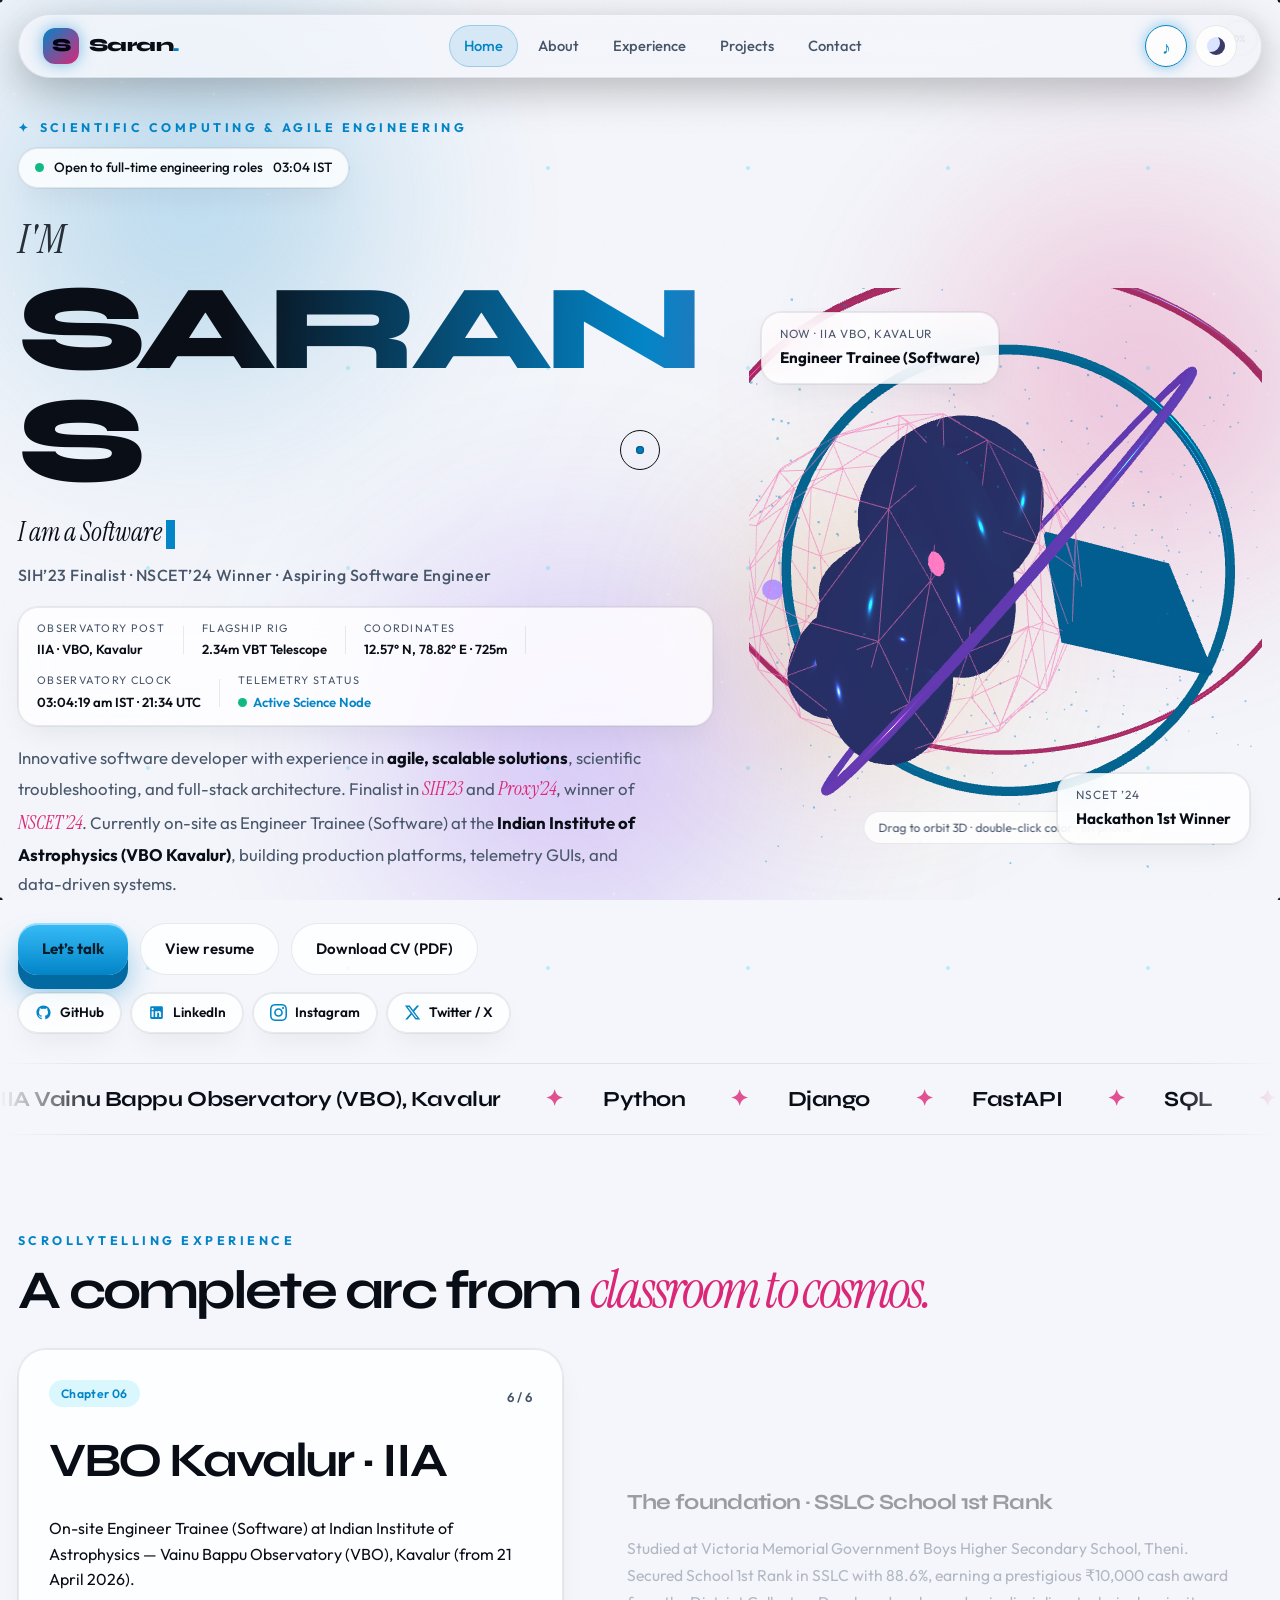
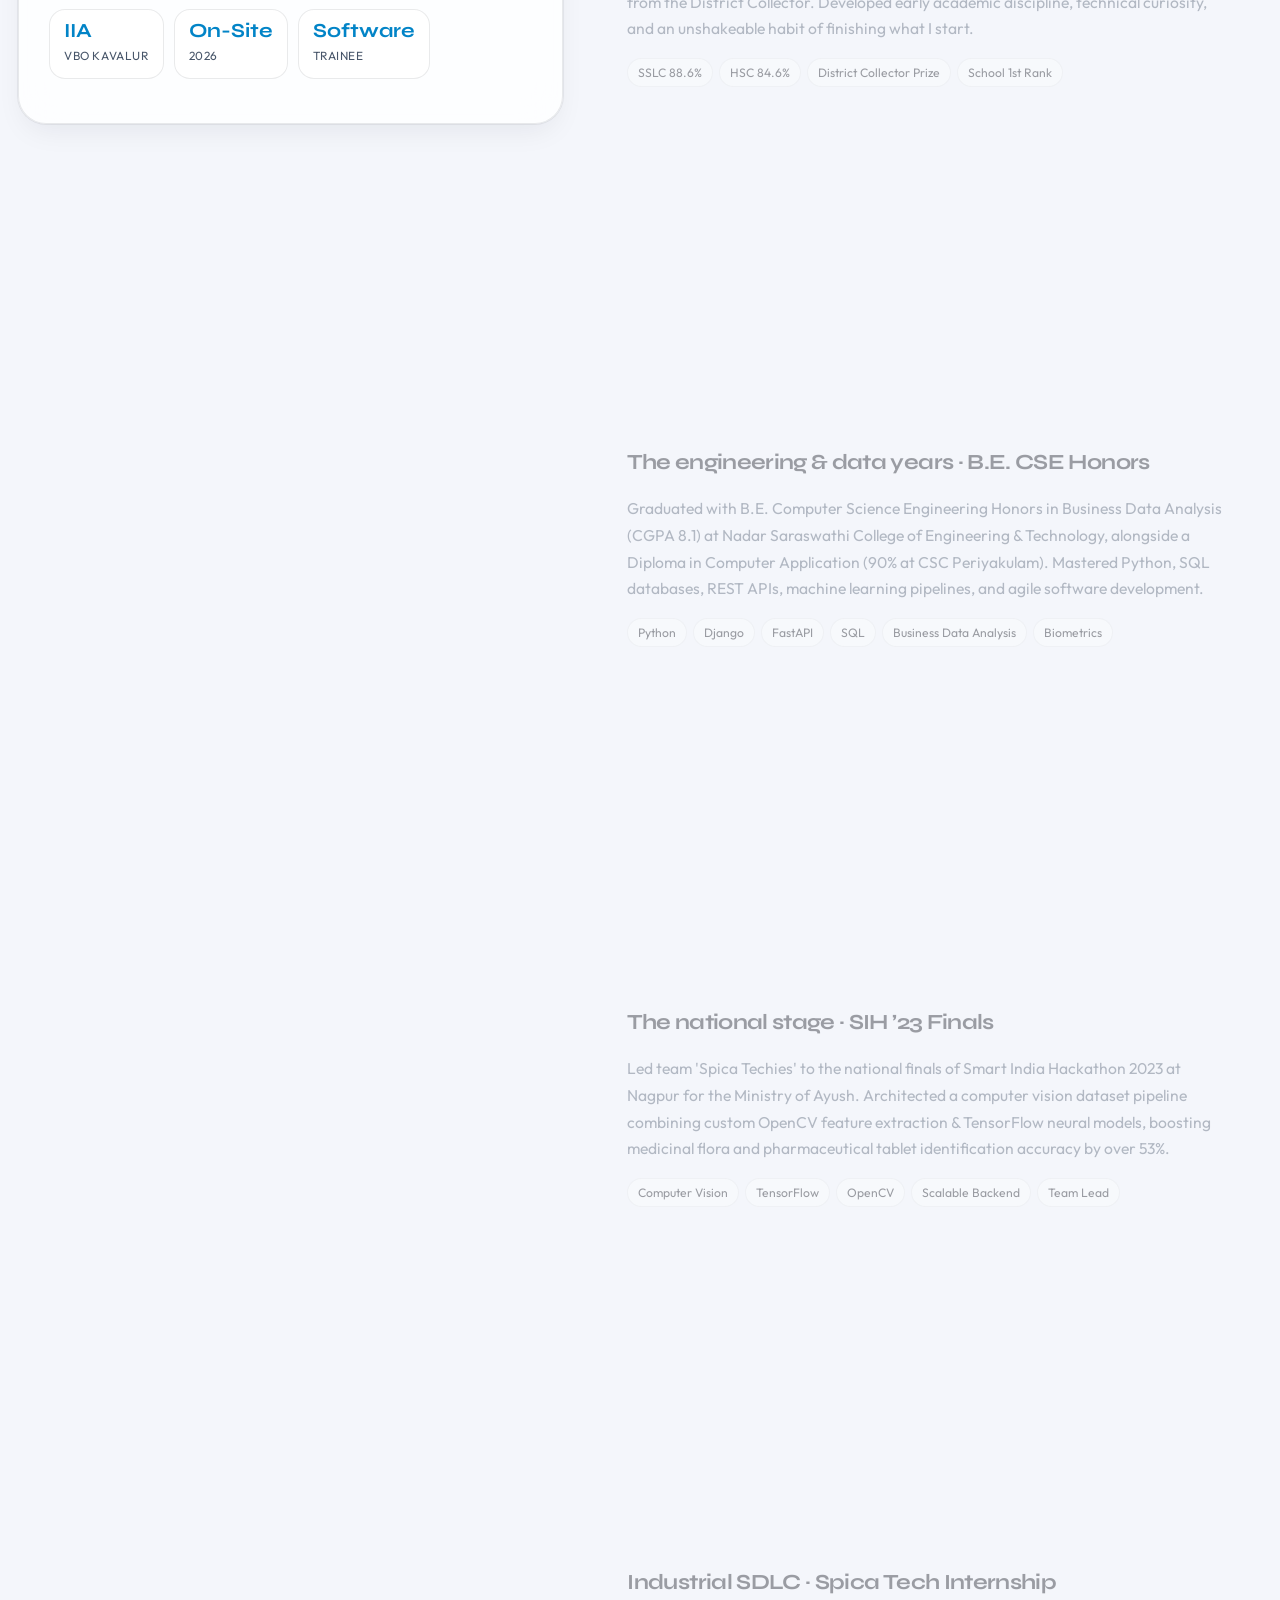
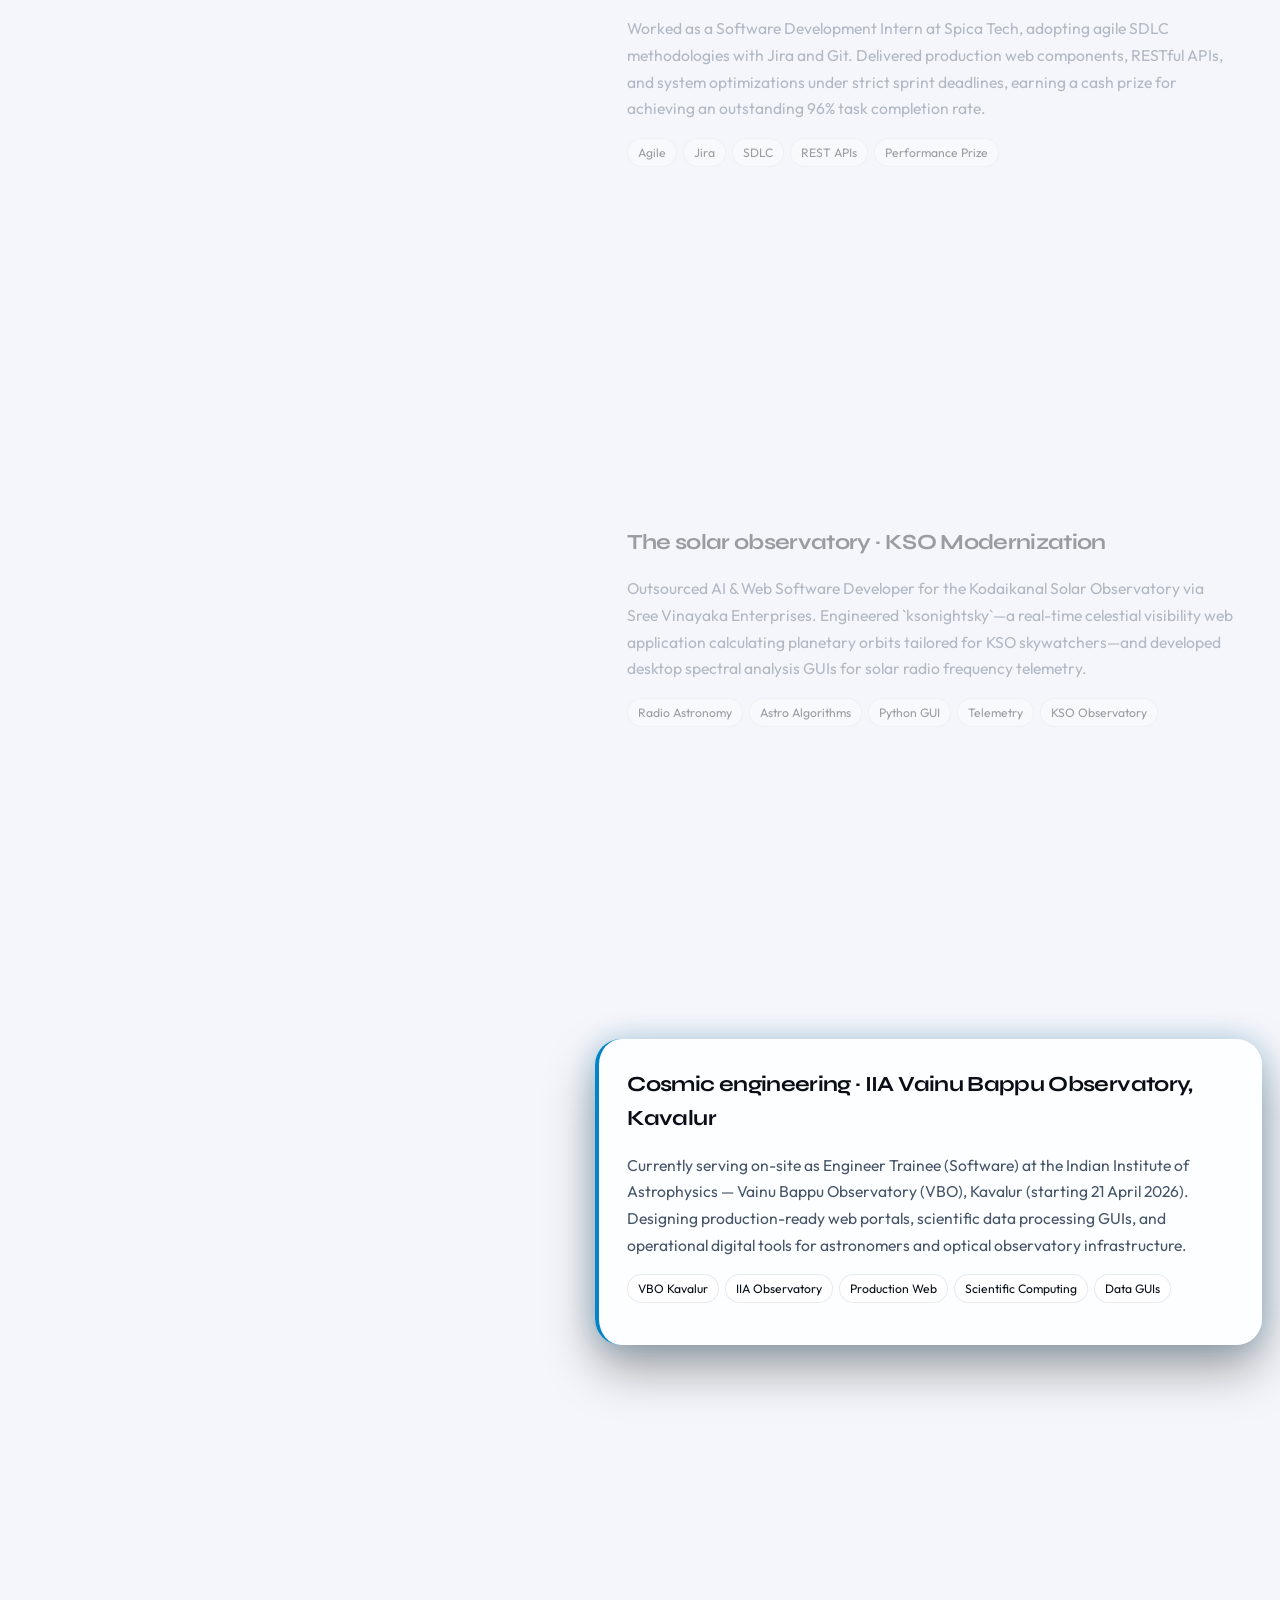
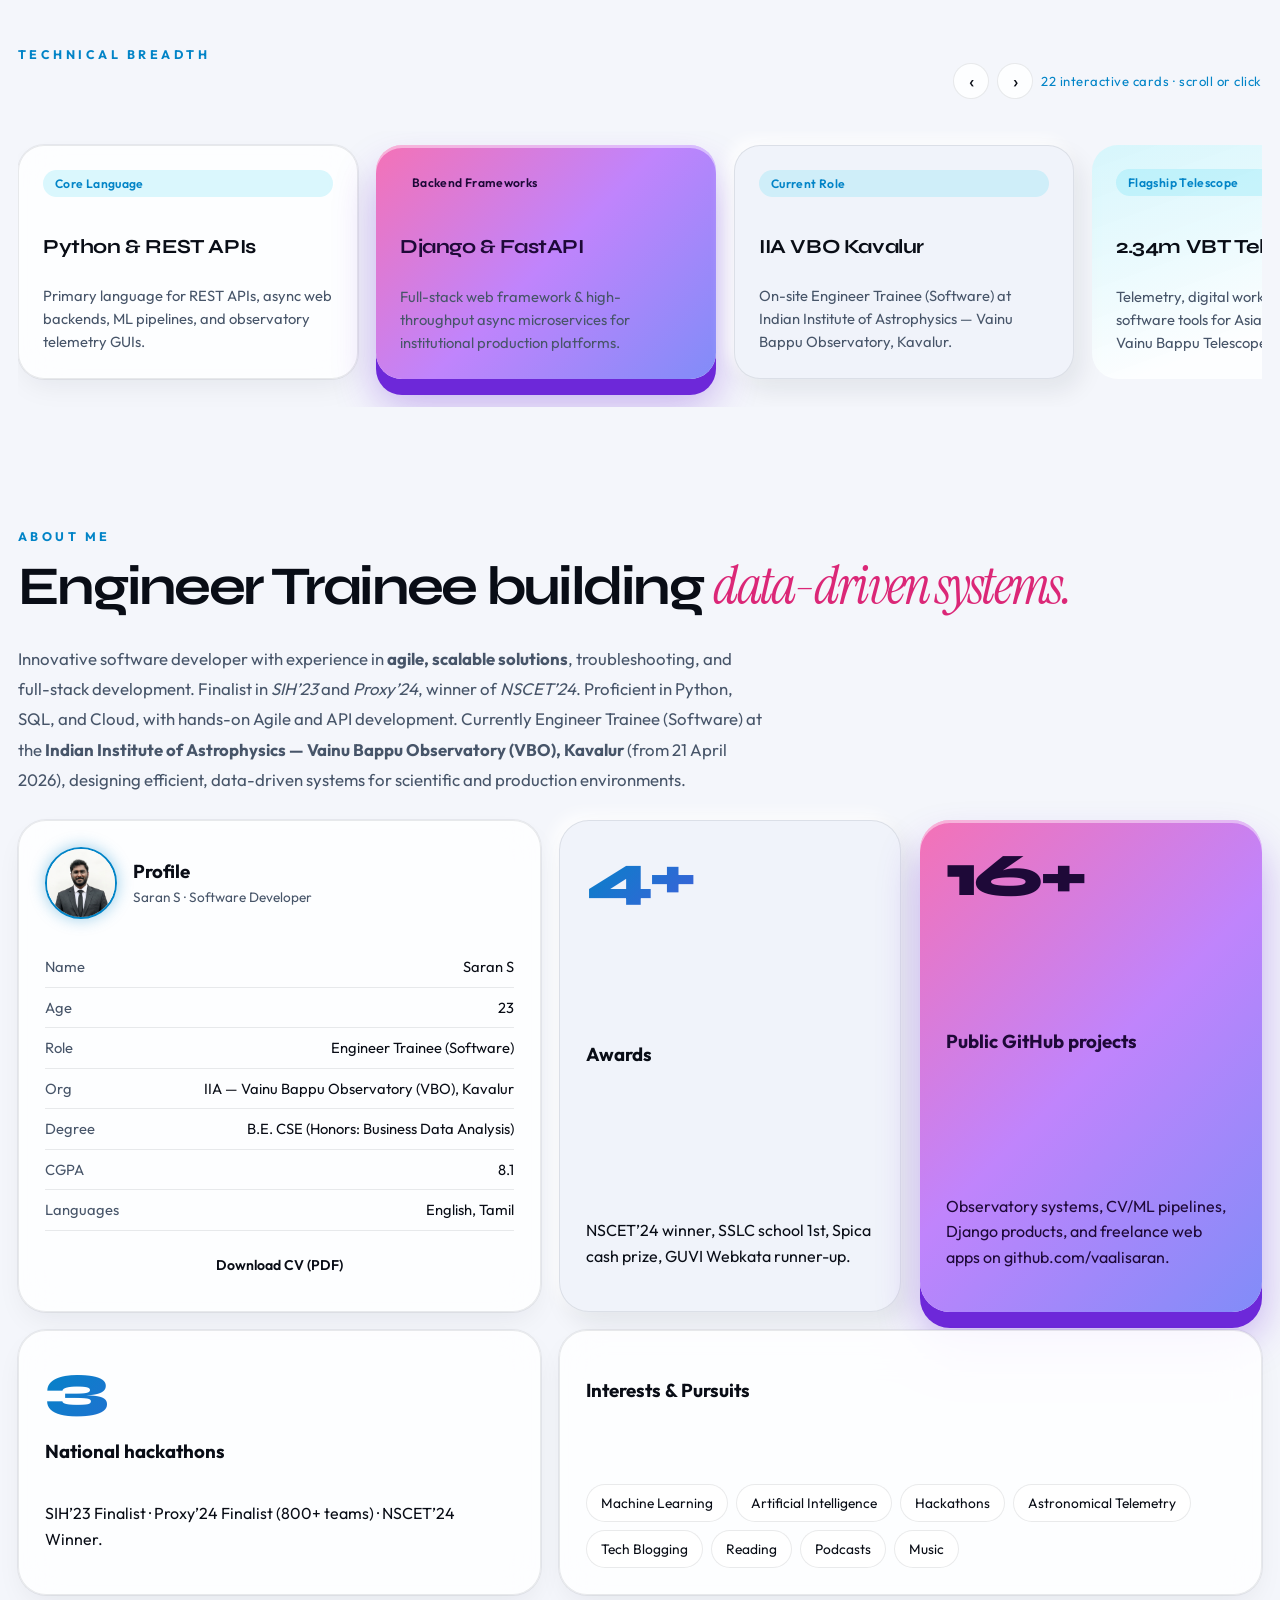
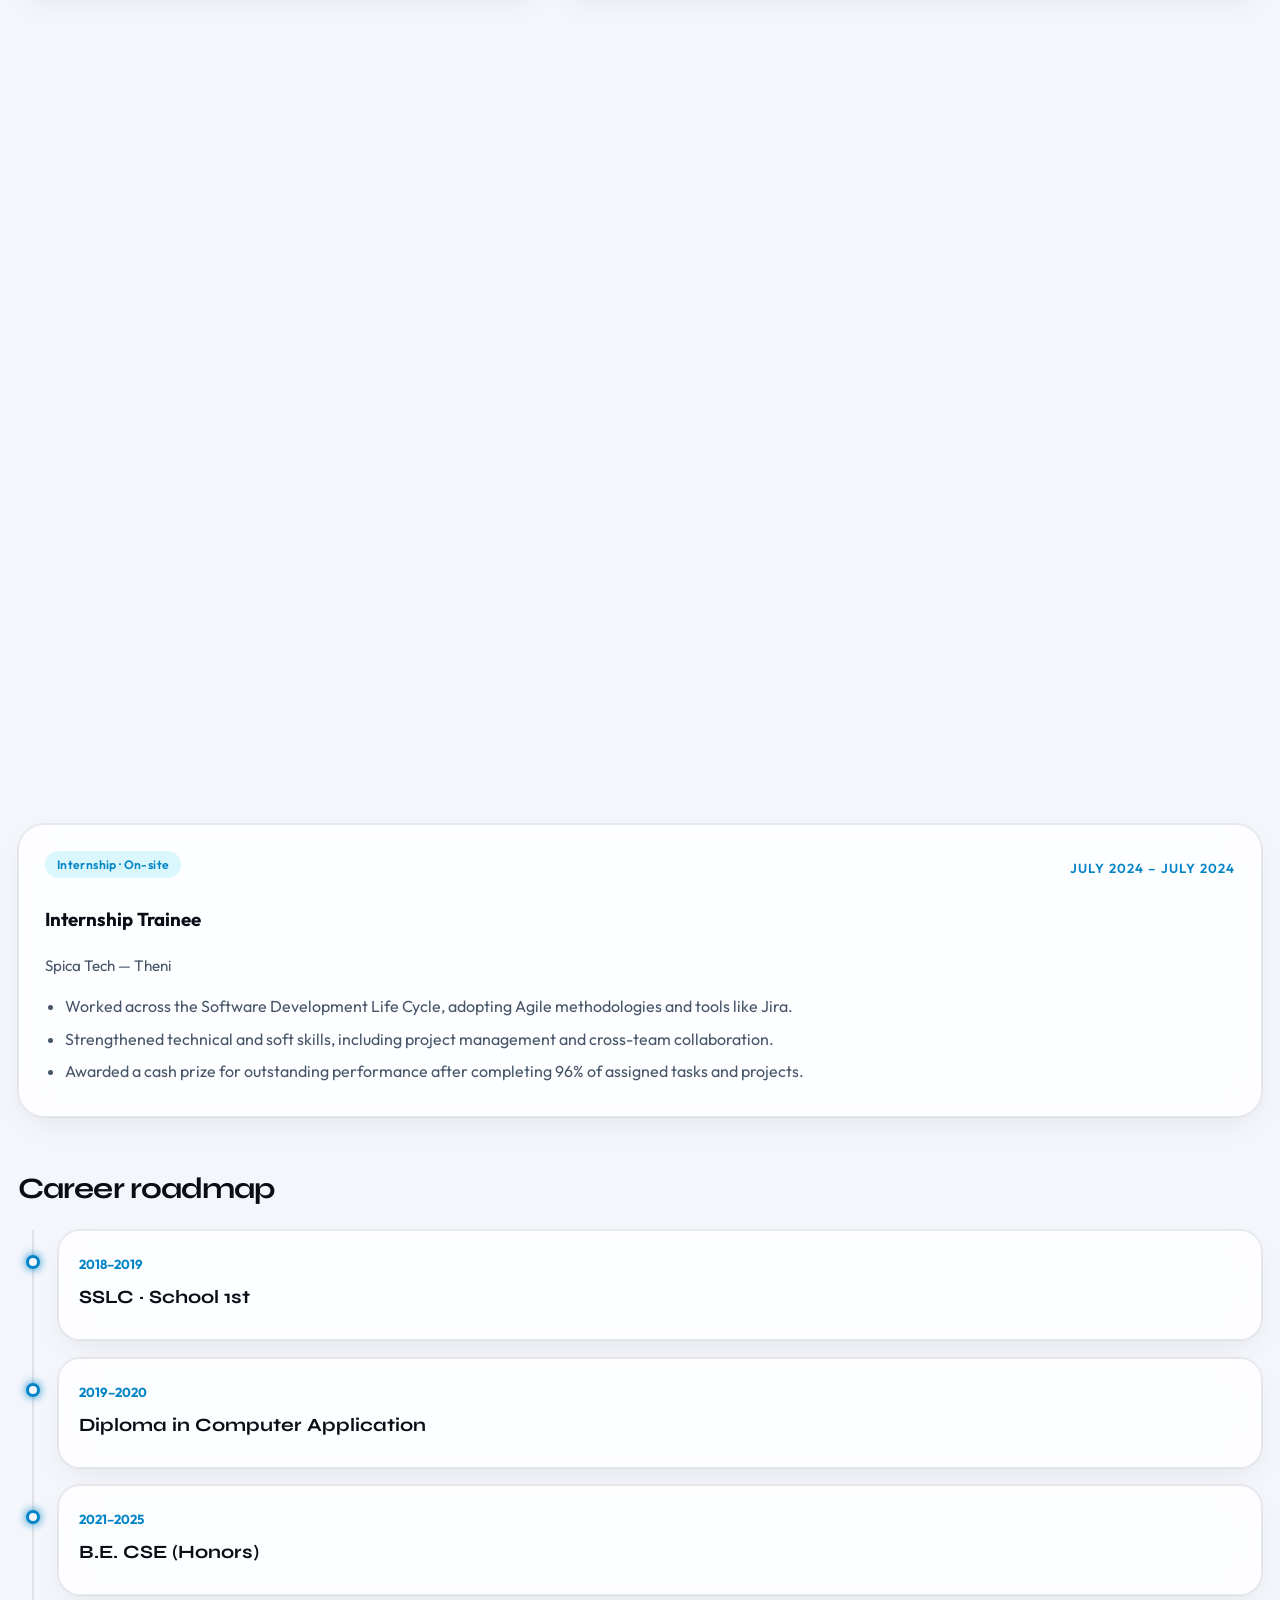
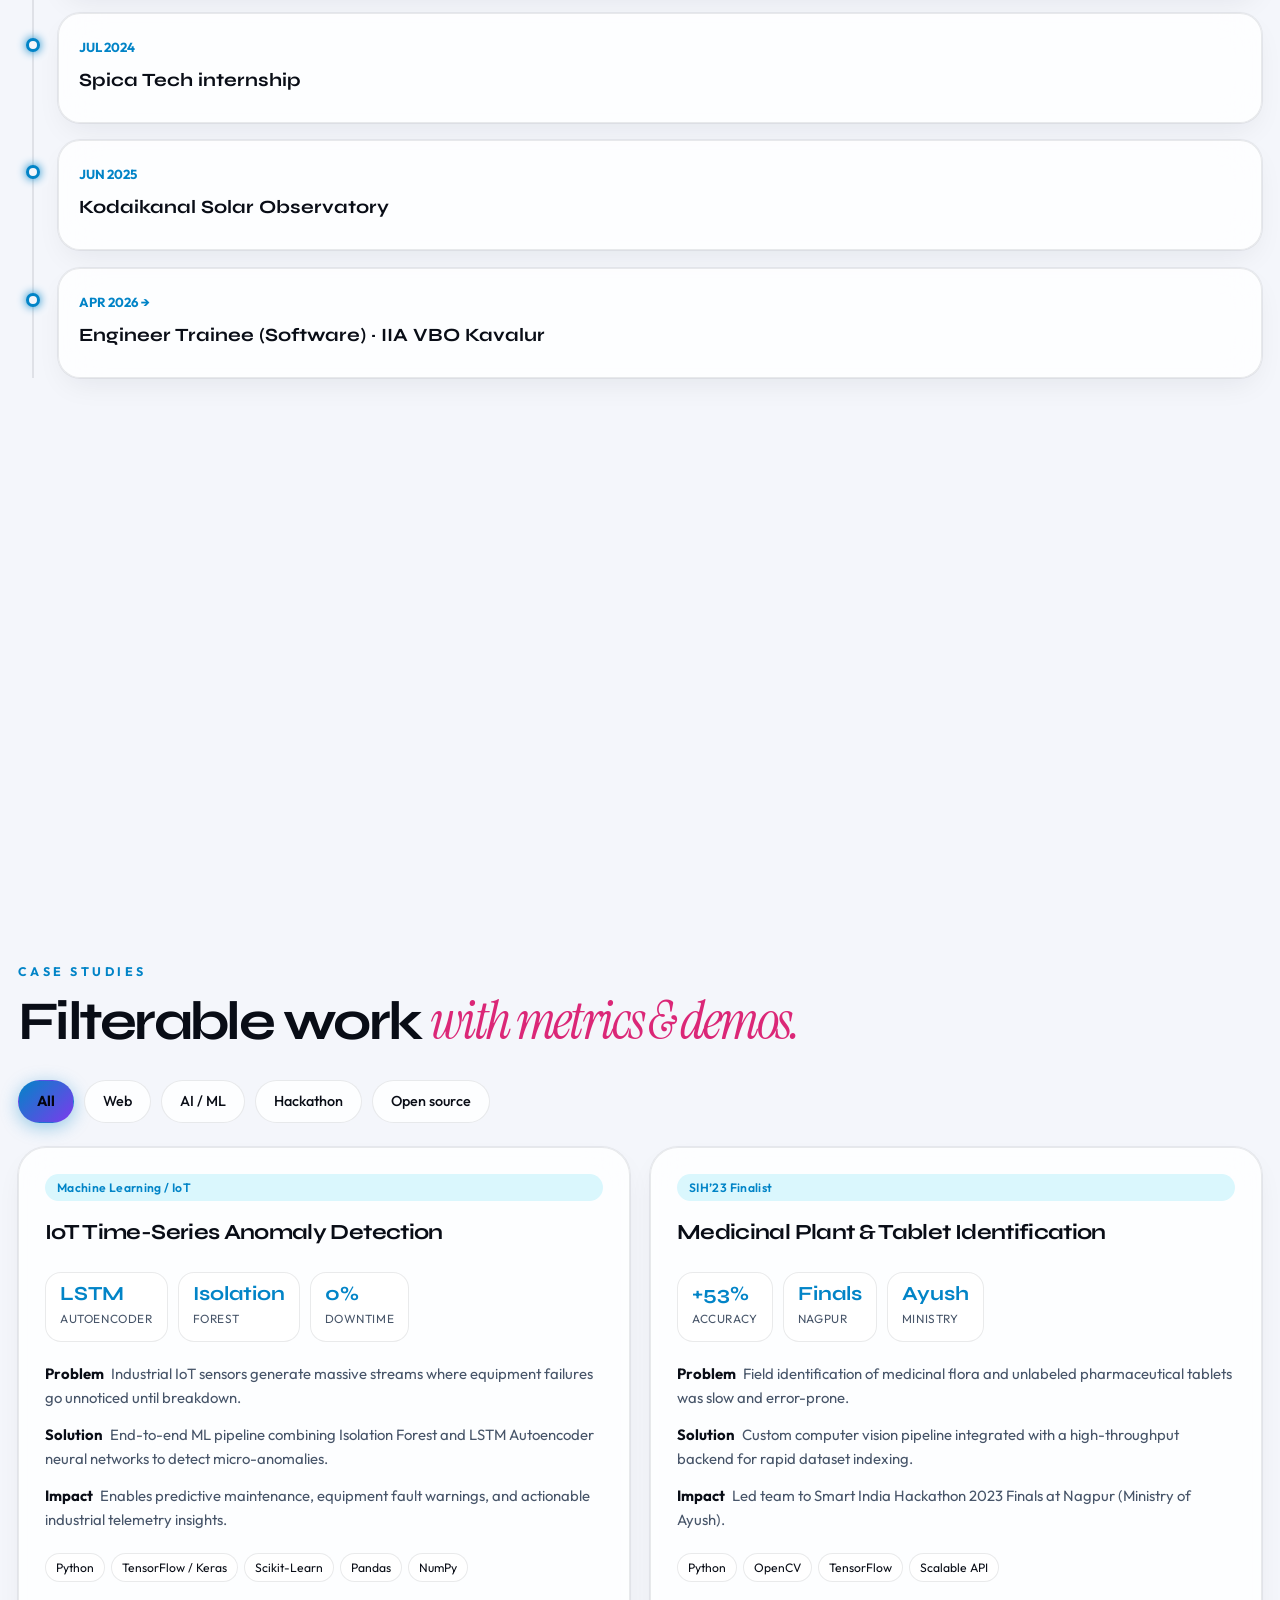
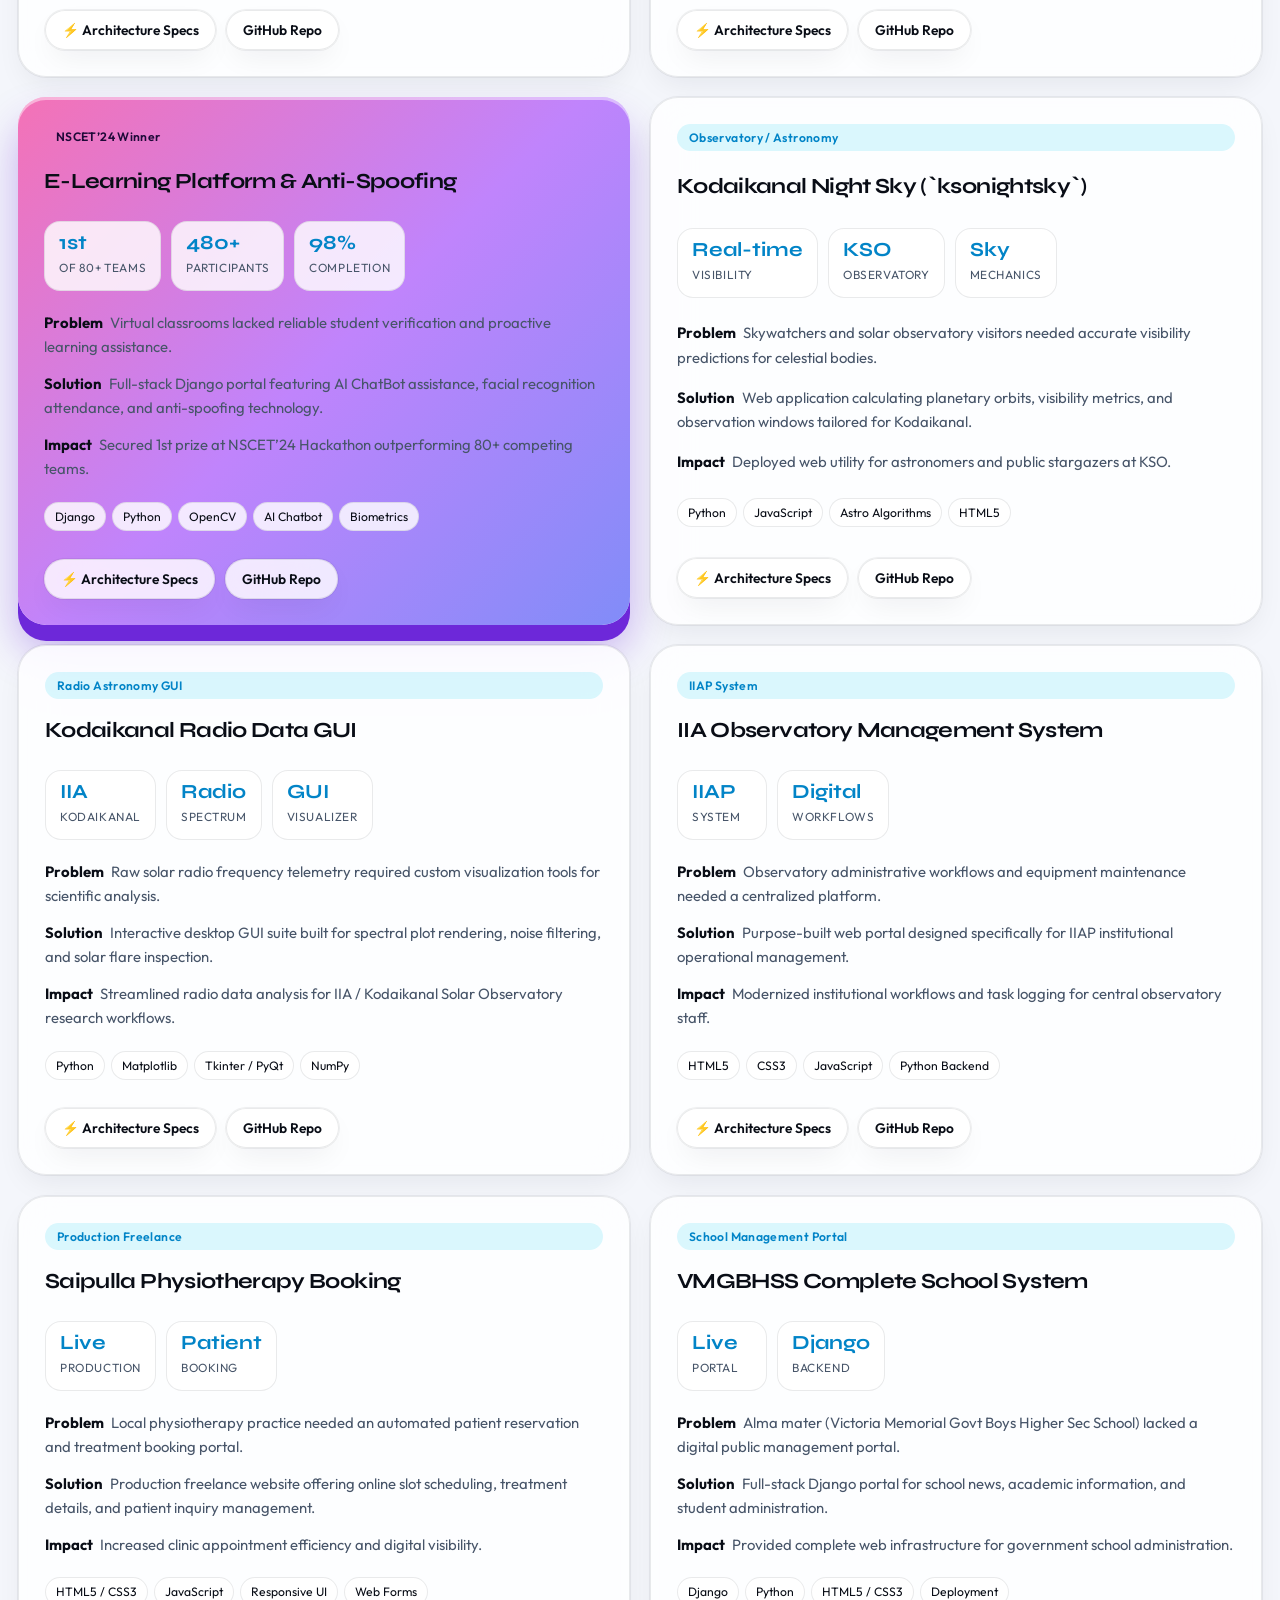
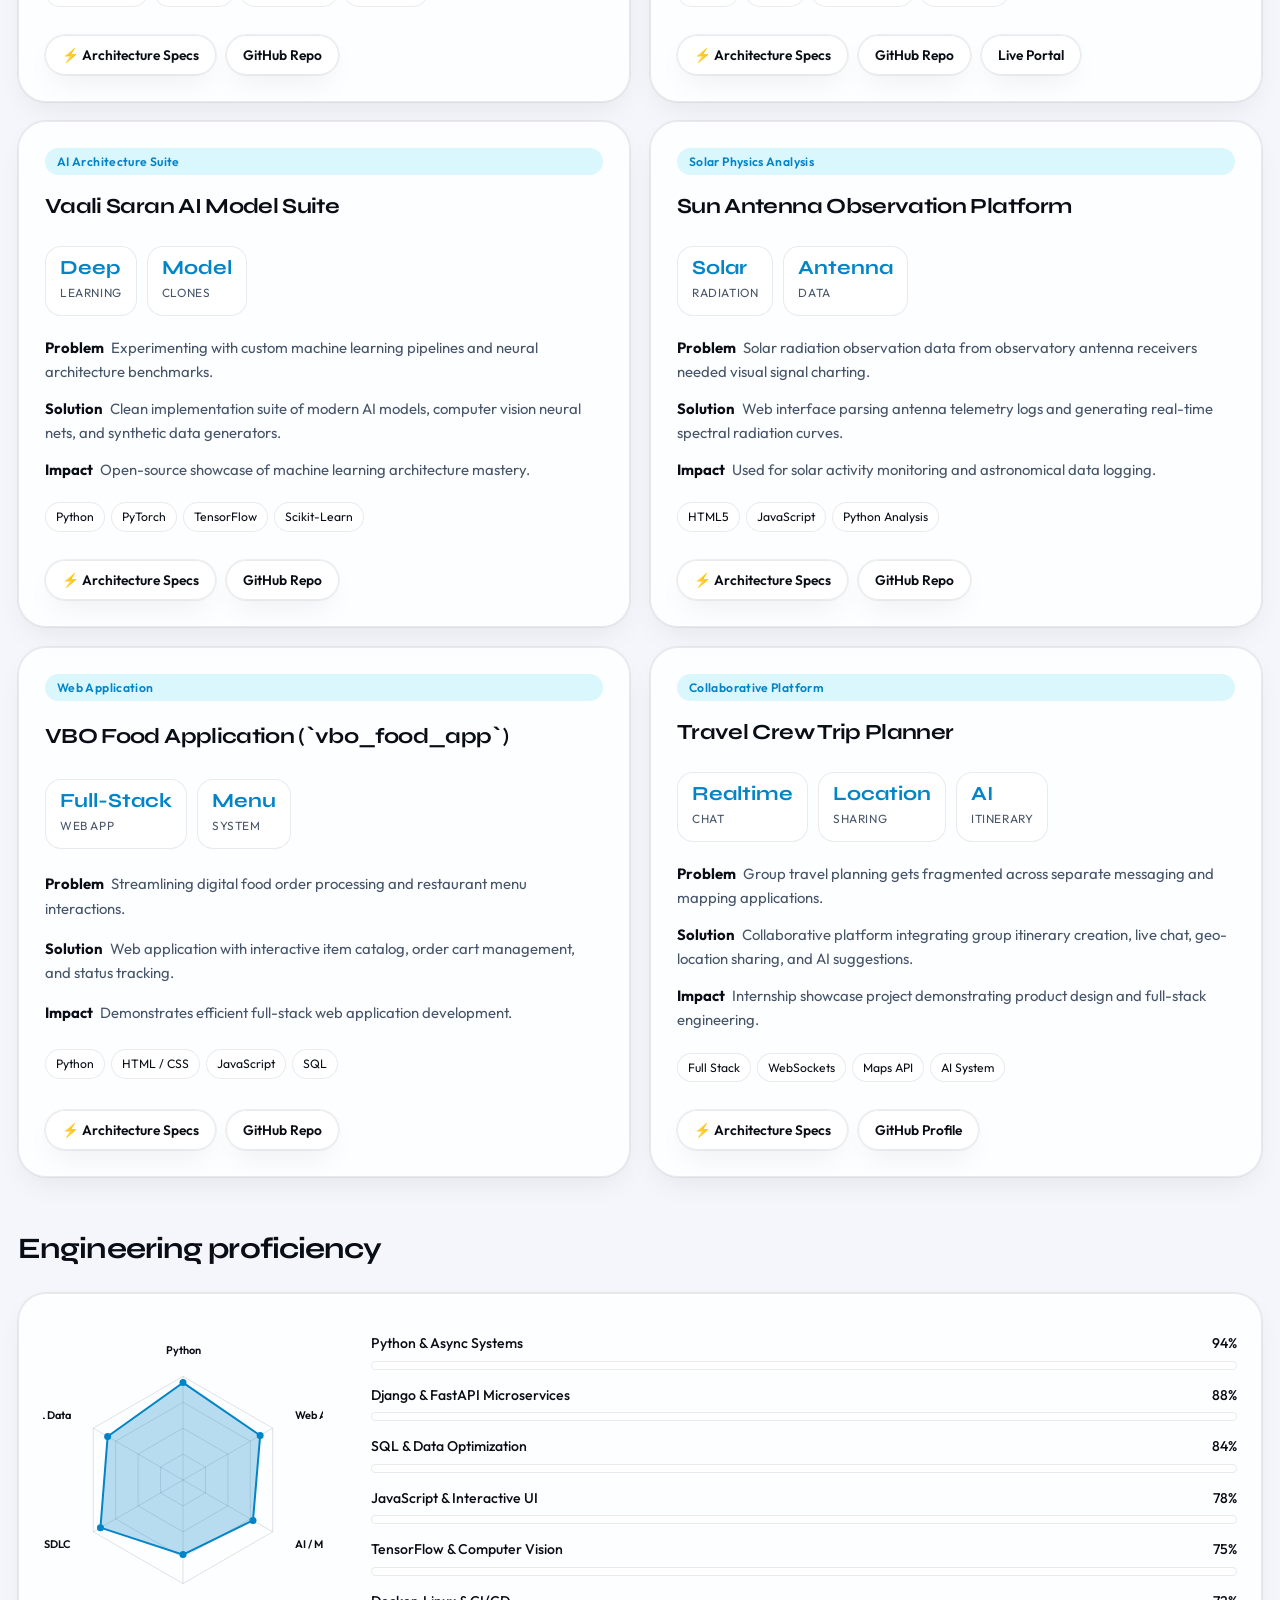
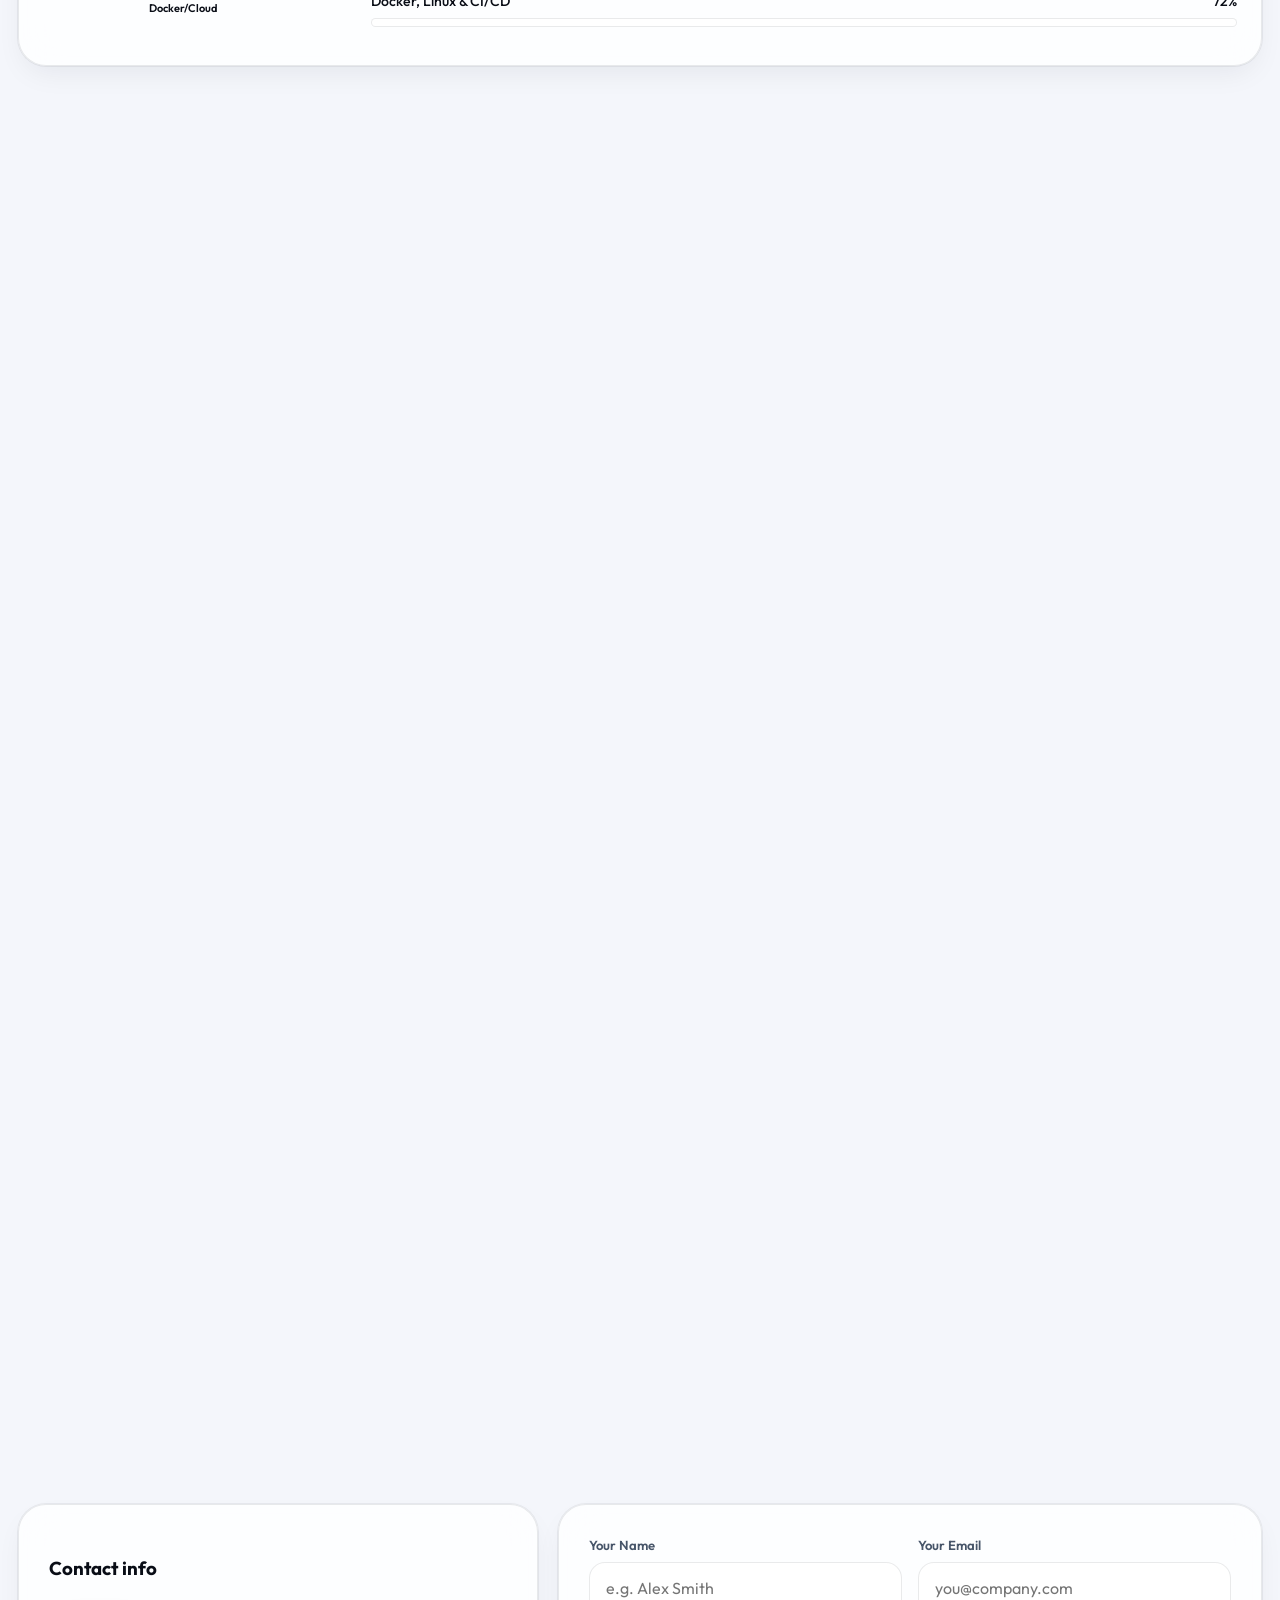
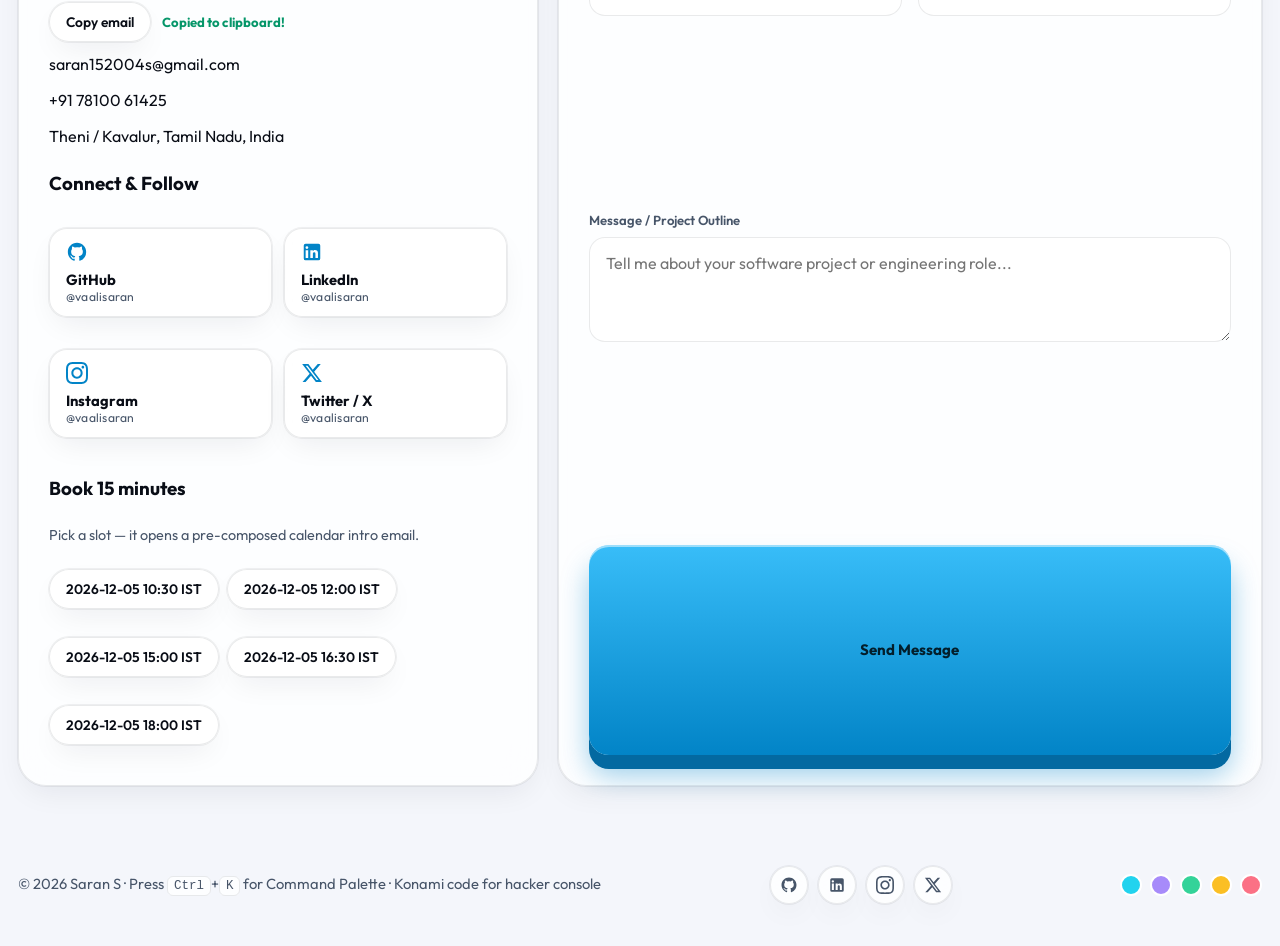
<file: index.html>
<!DOCTYPE html>
<html lang="en">
<head>
  <meta charset="UTF-8" />
  <meta name="viewport" content="width=device-width, initial-scale=1.0" />
  <meta name="theme-color" content="#070714" />
  <meta name="description" content="Saran S — Engineer Trainee (Software) at the Indian Institute of Astrophysics (VBO Kavalur). SIH’23 Finalist, NSCET’24 Winner, Proxy’24 Finalist. Agile full-stack and scientific software developer." />
  <meta name="apple-mobile-web-app-capable" content="yes" />
  <title>Saran S · Software Developer &amp; Engineer Trainee</title>
  <link rel="icon" href="assets/icon.svg" type="image/svg+xml" />
  <link rel="apple-touch-icon" href="assets/icon-192.png" />
  <link rel="manifest" href="manifest.json" />
  <link rel="preconnect" href="https://fonts.googleapis.com" />
  <link rel="preconnect" href="https://fonts.gstatic.com" crossorigin />
  <link href="https://fonts.googleapis.com/css2?family=Instrument+Serif:ital@0;1&family=Outfit:wght@300;400;500;600;700;800&family=Syne:wght@700;800&display=swap" rel="stylesheet" />
  <link rel="stylesheet" href="css/styles.css" />
  <link rel="stylesheet" href="css/fx.css" />
  <script type="importmap">
  {
    "imports": {
      "three": "./js/three.module.js"
    }
  }
  </script>
</head>
<body>
  <!-- 2D Interactive Celestial Constellation Network -->
  <canvas id="constellationCanvas" class="constellation-canvas" aria-hidden="true"></canvas>

  <!-- Ambient Overlays & Grain -->
  <div class="film-grain" aria-hidden="true"></div>
  <div class="progress-bar" id="progressBar"></div>

  <!-- Circular Scroll Progress Indicator -->
  <svg class="progress-ring" id="progressRing" viewBox="0 0 46 46" aria-hidden="true">
    <circle cx="23" cy="23" r="18" fill="none" stroke="rgba(127,127,127,.25)" stroke-width="3"/>
    <circle id="ringArc" cx="23" cy="23" r="18" fill="none" stroke="currentColor" stroke-width="3" stroke-linecap="round" stroke-dasharray="113" stroke-dashoffset="113"/>
    <text x="23" y="27" text-anchor="middle" id="ringPct">0%</text>
  </svg>

  <div class="hover-preview" id="hoverPreview"></div>
  <div class="page-wipe" aria-hidden="true"><span></span></div>

  <!-- Skeleton Initial State -->
  <div class="skeleton" id="skeleton" aria-hidden="true">
    <div class="skel-nav"></div>
    <div class="skel-hero">
      <div class="skel-line lg shimmer"></div>
      <div class="skel-line xl shimmer"></div>
      <div class="skel-line md shimmer"></div>
      <div class="skel-orb shimmer"></div>
    </div>
    <div class="skel-grid">
      <div class="skel-card shimmer"></div>
      <div class="skel-card shimmer"></div>
      <div class="skel-card wide shimmer"></div>
    </div>
  </div>

  <!-- Interactive Dual Cursor & Particle Bubbles -->
  <div class="cursor" id="cursor" aria-hidden="true">
    <div class="cursor-ring"></div>
    <div class="cursor-dot"></div>
  </div>
  <div class="cursor-trails" id="trails" aria-hidden="true"></div>

  <!-- Ambient Fluid Mesh Blobs -->
  <div class="mesh" aria-hidden="true">
    <span class="blob b1"></span>
    <span class="blob b2"></span>
    <span class="blob b3"></span>
    <span class="blob b4"></span>
    <span class="noise"></span>
  </div>

  <!-- Floating Island Navigation Bar -->
  <header class="nav island" id="nav">
    <a class="logo magnetic" href="#home" data-page="home">
      <span class="logo-mark">S</span>
      <span>Saran<span class="accent">.</span></span>
    </a>
    <nav class="nav-links" id="navLinks">
      <a class="magnetic" href="#home" data-page="home">Home</a>
      <a class="magnetic" href="#about" data-page="about">About</a>
      <a class="magnetic" href="#work" data-page="work">Experience</a>
      <a class="magnetic" href="#projects" data-page="projects">Projects</a>
      <a class="magnetic" href="#contact" data-page="contact">Contact</a>
    </nav>
    <div class="nav-actions">
      <button class="theme-toggle magnetic icon-btn mute" id="soundToggle" aria-label="Toggle sound feedback" type="button">♪</button>
      <button class="theme-toggle magnetic" id="themeToggle" aria-label="Toggle dark/light theme" type="button">
        <span class="sun"></span>
        <span class="moon"></span>
      </button>
      <button class="menu-btn magnetic" id="menuBtn" aria-label="Open navigation menu" type="button">
        <span></span><span></span>
      </button>
    </div>
  </header>

  <main>
    <!-- Hero Section -->
    <section class="hero" id="home">
      <div class="parallax-layer stars" data-speed="0.15"></div>
      <div class="hero-copy">
        <p class="eyebrow reveal"><span>✦</span> Scientific Computing &amp; Agile Engineering</p>
        <div class="avail glass reveal">
          <span class="pulse green"></span>
          <span>Open to full-time engineering roles</span>
          <span id="localTime">--:-- IST</span>
        </div>
        <h1 class="giant" id="giantType">
          <span class="line">I'M</span>
          <span class="name" data-text="SARAN S">SARAN S</span>
        </h1>
        <p class="tagline reveal">I am a <span id="typeTarget"></span><span class="caret"></span></p>
        <p class="role-line reveal">SIH’23 Finalist · NSCET’24 Winner · Aspiring Software Engineer</p>

        <!-- Observatory Telemetry Status Strip -->
        <div class="observatory-hud glass reveal" data-delay="50">
          <div class="hud-item">
            <span class="hud-label">Observatory Post</span>
            <span class="hud-val">IIA · VBO, Kavalur</span>
          </div>
          <div class="hud-divider"></div>
          <div class="hud-item">
            <span class="hud-label">Flagship Rig</span>
            <span class="hud-val">2.34m VBT Telescope</span>
          </div>
          <div class="hud-divider"></div>
          <div class="hud-item">
            <span class="hud-label">Coordinates</span>
            <span class="hud-val">12.57° N, 78.82° E · 725m</span>
          </div>
          <div class="hud-divider"></div>
          <div class="hud-item">
            <span class="hud-label">Observatory Clock</span>
            <span class="hud-val" id="hudClocks">--:-- IST · --:-- UTC</span>
          </div>
          <div class="hud-divider"></div>
          <div class="hud-item">
            <span class="hud-label">Telemetry Status</span>
            <span class="hud-val live-pill"><span class="pulse green"></span> Active Science Node</span>
          </div>
        </div>

        <p class="lede reveal">
          Innovative software developer with experience in <strong>agile, scalable solutions</strong>,
          scientific troubleshooting, and full-stack architecture. Finalist in <em>SIH’23</em> and <em>Proxy’24</em>,
          winner of <em>NSCET’24</em>. Currently on-site as Engineer Trainee (Software) at the <strong>Indian Institute of Astrophysics (VBO Kavalur)</strong>,
          building production platforms, telemetry GUIs, and data-driven systems.
        </p>

        <div class="hero-cta reveal">
          <a class="btn clay magnetic" href="#contact" data-sound="whoosh">Let’s talk</a>
          <button class="btn ghost magnetic" id="resumeView" type="button" data-sound="click">View resume</button>
          <a class="btn ghost magnetic" href="assets/Saran_py_Developer.pdf" download data-sound="click">Download CV (PDF)</a>
        </div>

        <div class="hero-social-strip reveal" data-delay="80">
          <a class="hero-social-pill glass spot magnetic" href="https://github.com/vaalisaran" target="_blank" rel="noopener noreferrer" aria-label="GitHub @vaalisaran">
            <svg width="17" height="17" viewBox="0 0 24 24" fill="currentColor">
              <path fill-rule="evenodd" clip-rule="evenodd" d="M12 2C6.477 2 2 6.484 2 12.017c0 4.425 2.865 8.18 6.839 9.504.5.092.682-.217.682-.483 0-.237-.008-.868-.013-1.703-2.782.605-3.369-1.343-3.369-1.343-.454-1.158-1.11-1.466-1.11-1.466-.908-.62.069-.608.069-.608 1.003.07 1.53 1.032 1.53 1.032.892 1.53 2.341 1.088 2.91.832.092-.647.35-1.088.636-1.338-2.22-.253-4.555-1.113-4.555-4.951 0-1.093.39-1.988 1.029-2.688-.103-.253-.446-1.272.098-2.65 0 0 .84-.27 2.75 1.026A9.564 9.564 0 0112 6.844c.85.004 1.705.115 2.504.337 1.909-1.296 2.747-1.027 2.747-1.027.546 1.379.202 2.398.1 2.651.64.7 1.028 1.595 1.028 2.688 0 3.848-2.339 4.695-4.566 4.943.359.309.678.92.678 1.855 0 1.338-.012 2.419-.012 2.747 0 .268.18.58.688.482A10.019 10.019 0 0022 12.017C22 6.484 17.522 2 12 2z"/>
            </svg>
            <span>GitHub</span>
          </a>
          <a class="hero-social-pill glass spot magnetic" href="https://www.linkedin.com/in/vaalisaran/" target="_blank" rel="noopener noreferrer" aria-label="LinkedIn @vaalisaran">
            <svg width="17" height="17" viewBox="0 0 24 24" fill="currentColor">
              <path d="M19 3a2 2 0 0 1 2 2v14a2 2 0 0 1-2 2H5a2 2 0 0 1-2-2V5a2 2 0 0 1 2-2h14m-.5 15.5v-5.3a3.26 3.26 0 0 0-3.26-3.26c-.85 0-1.84.52-2.28 1.3v-1.11h-2.79v8.37h2.79v-4.93c0-.77.62-1.4 1.39-1.4a1.4 1.4 0 0 1 1.4 1.4v4.93h2.75M6.46 8.76a1.53 1.53 0 0 0 1.54-1.54 1.54 1.54 0 1 0-1.54 1.54m1.39 9.74v-8.37H5.07v8.37h2.78z"/>
            </svg>
            <span>LinkedIn</span>
          </a>
          <a class="hero-social-pill glass spot magnetic" href="https://www.instagram.com/vaalisaran/" target="_blank" rel="noopener noreferrer" aria-label="Instagram @vaalisaran">
            <svg width="17" height="17" viewBox="0 0 24 24" fill="currentColor">
              <path d="M12 2.163c3.204 0 3.584.012 4.85.07 3.252.148 4.771 1.691 4.919 4.919.058 1.265.069 1.645.069 4.849 0 3.205-.012 3.584-.069 4.849-.149 3.225-1.664 4.771-4.919 4.919-1.266.058-1.644.07-4.85.07-3.204 0-3.584-.012-4.849-.07-3.26-.149-4.771-1.699-4.919-4.92-.058-1.265-.07-1.644-.07-4.849 0-3.204.013-3.583.07-4.849.149-3.227 1.664-4.771 4.919-4.919 1.266-.057 1.645-.069 4.849-.069zm0-2.163c-3.259 0-3.667.014-4.947.072-4.358.2-6.78 2.618-6.98 6.98-.059 1.281-.073 1.689-.073 4.948 0 3.259.014 3.668.072 4.948.2 4.358 2.618 6.78 6.98 6.98 1.281.058 1.689.072 4.948.072 3.259 0 3.668-.014 4.948-.072 4.354-.2 6.782-2.618 6.979-6.98.059-1.28.073-1.689.073-4.948 0-3.259-.014-3.667-.072-4.947-.196-4.354-2.617-6.78-6.979-6.98-1.281-.059-1.69-.073-4.949-.073zm0 5.838c-3.403 0-6.162 2.759-6.162 6.162s2.759 6.163 6.162 6.163 6.162-2.759 6.162-6.163c0-3.403-2.759-6.162-6.162-6.162zm0 10.162c-2.209 0-4-1.79-4-4 0-2.209 1.791-4 4-4s4 1.791 4 4c0 2.21-1.791 4-4 4zm6.406-11.845c-.796 0-1.441.645-1.441 1.44s.645 1.44 1.441 1.44c.795 0 1.439-.645 1.439-1.44s-.644-1.44-1.439-1.44z"/>
            </svg>
            <span>Instagram</span>
          </a>
          <a class="hero-social-pill glass spot magnetic" href="https://x.com/vaalisaran" target="_blank" rel="noopener noreferrer" aria-label="Twitter X @vaalisaran">
            <svg width="17" height="17" viewBox="0 0 24 24" fill="currentColor">
              <path d="M18.244 2.25h3.308l-7.227 8.26 8.502 11.24H16.17l-5.214-6.817L4.99 21.75H1.68l7.73-8.835L1.254 2.25H8.08l4.713 6.231zm-1.161 17.52h1.833L7.084 4.126H5.117z"/>
            </svg>
            <span>Twitter / X</span>
          </a>
        </div>
      </div>

      <div class="hero-stage">
        <canvas id="gl"></canvas>
        <div class="glass float-card">
          <span>Now · IIA VBO, Kavalur</span>
          <strong>Engineer Trainee (Software)</strong>
        </div>
        <div class="glass float-card c2">
          <span>NSCET ’24</span>
          <strong>Hackathon 1st Winner</strong>
        </div>
        <p class="playground-hint">Drag to orbit 3D · double-click color · tilt phone</p>
      </div>
    </section>

    <!-- Infinite Smooth Marquee -->
    <div class="marquee" aria-hidden="true">
      <div class="marquee-track">
        <span>IIA Vainu Bappu Observatory (VBO), Kavalur</span><span>Python</span><span>Django</span><span>FastAPI</span><span>SQL</span>
        <span>SIH ’23 Finalist</span><span>NSCET ’24 Winner</span><span>Proxy ’24 Finalist</span>
        <span>Machine Learning</span><span>Docker</span><span>Agile SDLC</span>
        <span>IIA Vainu Bappu Observatory (VBO), Kavalur</span><span>Python</span><span>Django</span><span>FastAPI</span><span>SQL</span>
        <span>SIH ’23 Finalist</span><span>NSCET ’24 Winner</span><span>Proxy ’24 Finalist</span>
        <span>Machine Learning</span><span>Docker</span><span>Agile SDLC</span>
      </div>
    </div>

    <!-- Scrollytelling Story Section -->
    <section class="section" id="story">
      <div class="section-head reveal">
        <p class="eyebrow">Scrollytelling Experience</p>
        <h2>A complete arc from <em>classroom to cosmos.</em></h2>
      </div>
      <div class="story">
        <div class="story-sticky glass spot" id="storyScene">
          <div class="story-badge-row">
            <span class="badge" id="storyKicker">Chapter 01</span>
            <span class="story-counter" id="storyStepCounter">1 / 6</span>
          </div>
          <h3 class="story-scene" id="storyTitle">Theni</h3>
          <p id="storyBody">School first in SSLC. A collector’s prize. The habit of finishing what I start.</p>
          <div class="metrics" id="storyMetrics"></div>
        </div>
        <div class="story-steps">
          <article class="story-step" data-kicker="Chapter 01" data-title="Theni" data-body="Secured School 1st in SSLC with 88.6%. Honored with a ₹10,000 cash award from the District Collector for academic excellence." data-metrics="88.6%|SSLC,₹10k|Collector Award,1st|Rank">
            <h3>The foundation · SSLC School 1st Rank</h3>
            <p>Studied at Victoria Memorial Government Boys Higher Secondary School, Theni. Secured School 1st Rank in SSLC with 88.6%, earning a prestigious ₹10,000 cash award from the District Collector. Developed early academic discipline, technical curiosity, and an unshakeable habit of finishing what I start.</p>
            <div class="stack"><span>SSLC 88.6%</span><span>HSC 84.6%</span><span>District Collector Prize</span><span>School 1st Rank</span></div>
          </article>

          <article class="story-step" data-kicker="Chapter 02" data-title="NSCET & CSC" data-body="Completed B.E. CSE Honors in Business Data Analysis with 8.1 CGPA & DCA with 90%. Hackathons as a second classroom." data-metrics="8.1|CGPA,90%|DCA,Honors|Data Analysis">
            <h3>The engineering &amp; data years · B.E. CSE Honors</h3>
            <p>Graduated with B.E. Computer Science Engineering Honors in Business Data Analysis (CGPA 8.1) at Nadar Saraswathi College of Engineering &amp; Technology, alongside a Diploma in Computer Application (90% at CSC Periyakulam). Mastered Python, SQL databases, REST APIs, machine learning pipelines, and agile software development.</p>
            <div class="stack"><span>Python</span><span>Django</span><span>FastAPI</span><span>SQL</span><span>Business Data Analysis</span><span>Biometrics</span></div>
          </article>

          <article class="story-step" data-kicker="Chapter 03" data-title="SIH ’23 Nagpur" data-body="National finalist at Smart India Hackathon 2023 for Ministry of Ayush. Engineered computer vision & dataset pipeline achieving +53% accuracy." data-metrics="+53%|Accuracy,Finals|Nagpur,Ministry|Ayush">
            <h3>The national stage · SIH ’23 Finals</h3>
            <p>Led team 'Spica Techies' to the national finals of Smart India Hackathon 2023 at Nagpur for the Ministry of Ayush. Architected a computer vision dataset pipeline combining custom OpenCV feature extraction &amp; TensorFlow neural models, boosting medicinal flora and pharmaceutical tablet identification accuracy by over 53%.</p>
            <div class="stack"><span>Computer Vision</span><span>TensorFlow</span><span>OpenCV</span><span>Scalable Backend</span><span>Team Lead</span></div>
          </article>

          <article class="story-step" data-kicker="Chapter 04" data-title="Spica Tech" data-body="Awarded cash prize for completing 96% of assigned work during software development internship across Jira & Agile sprints." data-metrics="96%|Completion,Prize|Performance,Agile|Jira">
            <h3>Industrial SDLC · Spica Tech Internship</h3>
            <p>Worked as a Software Development Intern at Spica Tech, adopting agile SDLC methodologies with Jira and Git. Delivered production web components, RESTful APIs, and system optimizations under strict sprint deadlines, earning a cash prize for achieving an outstanding 96% task completion rate.</p>
            <div class="stack"><span>Agile</span><span>Jira</span><span>SDLC</span><span>REST APIs</span><span>Performance Prize</span></div>
          </article>

          <article class="story-step" data-kicker="Chapter 05" data-title="Kodaikanal Observatory" data-body="Outsourced AI/Web Software Developer for Kodaikanal Solar Observatory (Central Govt Institute via Sree Vinayaka)." data-metrics="KSO|Central Govt,Realtime|Sky Engine,Radio|GUI">
            <h3>The solar observatory · KSO Modernization</h3>
            <p>Outsourced AI &amp; Web Software Developer for the Kodaikanal Solar Observatory via Sree Vinayaka Enterprises. Engineered `ksonightsky`—a real-time celestial visibility web application calculating planetary orbits tailored for KSO skywatchers—and developed desktop spectral analysis GUIs for solar radio frequency telemetry.</p>
            <div class="stack"><span>Radio Astronomy</span><span>Astro Algorithms</span><span>Python GUI</span><span>Telemetry</span><span>KSO Observatory</span></div>
          </article>

          <article class="story-step" data-kicker="Chapter 06" data-title="VBO Kavalur · IIA" data-body="On-site Engineer Trainee (Software) at Indian Institute of Astrophysics — Vainu Bappu Observatory (VBO), Kavalur (from 21 April 2026)." data-metrics="IIA|VBO Kavalur,On-Site|2026,Software|Trainee">
            <h3>Cosmic engineering · IIA Vainu Bappu Observatory, Kavalur</h3>
            <p>Currently serving on-site as Engineer Trainee (Software) at the Indian Institute of Astrophysics — Vainu Bappu Observatory (VBO), Kavalur (starting 21 April 2026). Designing production-ready web portals, scientific data processing GUIs, and operational digital tools for astronomers and optical observatory infrastructure.</p>
            <div class="stack"><span>VBO Kavalur</span><span>IIA Observatory</span><span>Production Web</span><span>Scientific Computing</span><span>Data GUIs</span></div>
          </article>
        </div>
      </div>
    </section>

    <!-- Horizontal Observatory & Core Tooling Strip -->
    <div class="section">
      <div style="display:flex;justify-content:space-between;align-items:center;margin-bottom:14px;flex-wrap:wrap;gap:10px">
        <div>
          <p class="eyebrow" style="margin-bottom:4px">Technical Breadth</p>
          <h3 class="subhead reveal" style="margin:0">Skills &amp; Observatory Tooling Strip</h3>
        </div>
        <div class="h-scroll-controls">
          <button class="h-scroll-arrow" id="hScrollLeft" aria-label="Scroll left" type="button">‹</button>
          <button class="h-scroll-arrow" id="hScrollRight" aria-label="Scroll right" type="button">›</button>
          <span class="h-scroll-hint">22 interactive cards · scroll or click</span>
        </div>
      </div>
      <div class="h-scroll" id="hScrollContainer">
        <article class="h-card glass spot">
          <span class="badge">Core Language</span>
          <h3>Python &amp; REST APIs</h3>
          <p>Primary language for REST APIs, async web backends, ML pipelines, and observatory telemetry GUIs.</p>
        </article>

        <article class="h-card clay-card spot">
          <span class="badge">Backend Frameworks</span>
          <h3>Django &amp; FastAPI</h3>
          <p>Full-stack web framework &amp; high-throughput async microservices for institutional production platforms.</p>
        </article>

        <article class="h-card neu spot">
          <span class="badge">Current Role</span>
          <h3>IIA VBO Kavalur</h3>
          <p>On-site Engineer Trainee (Software) at Indian Institute of Astrophysics — Vainu Bappu Observatory, Kavalur.</p>
        </article>

        <article class="h-card accent-tile spot">
          <span class="badge">Flagship Telescope</span>
          <h3>2.34m VBT Telescope</h3>
          <p>Telemetry, digital workflows &amp; scientific software tools for Asia's premier 2.34m Vainu Bappu Telescope.</p>
        </article>

        <article class="h-card glass spot">
          <span class="badge">Solar Astronomy</span>
          <h3>KSO Solar Science</h3>
          <p>Engineered `ksonightsky` planetary orbit calculator &amp; solar radio frequency telemetry GUIs for KSO.</p>
        </article>

        <article class="h-card clay-card spot">
          <span class="badge">AI / Computer Vision</span>
          <h3>TensorFlow &amp; OpenCV</h3>
          <p>Vision models boosting flora/tablet ID accuracy (+53% SIH'23) &amp; facial anti-spoofing biometrics.</p>
        </article>

        <article class="h-card neu spot">
          <span class="badge">DevOps &amp; Cloud</span>
          <h3>Docker &amp; Containers</h3>
          <p>Microservice containerization, deployment isolation, automated CI build pipelines &amp; server reproducibility.</p>
        </article>

        <article class="h-card glass spot">
          <span class="badge">Database Engineering</span>
          <h3>SQL &amp; MySQL Optimization</h3>
          <p>Relational database modeling, complex query optimization, indexing, and high-volume logging persistence.</p>
        </article>

        <article class="h-card clay-card spot">
          <span class="badge">Orbital Mechanics</span>
          <h3>Astro Ephemeris Algorithms</h3>
          <p>Planetary orbit calculations, sky coordinate transformations, visibility engines, and scientific visualizers.</p>
        </article>

        <article class="h-card neu spot">
          <span class="badge">System Admin</span>
          <h3>Linux Systems &amp; Bash</h3>
          <p>Observatory server environment management, bash automation scripting, system monitoring &amp; cron pipelines.</p>
        </article>

        <article class="h-card glass spot">
          <span class="badge">Agile SDLC</span>
          <h3>Git &amp; Jira Engineering</h3>
          <p>Industrial software development discipline; awarded performance cash prize for 96% sprint task completion.</p>
        </article>

        <article class="h-card clay-card spot">
          <span class="badge">National Hackathon</span>
          <h3>SIH ’23 National Finalist</h3>
          <p>Smart India Hackathon national finalist at Nagpur, representing Ministry of Ayush with AI computer vision.</p>
        </article>

        <article class="h-card neu spot">
          <span class="badge">1st Prize Winner</span>
          <h3>NSCET ’24 Hackathon Winner</h3>
          <p>1st prize winner among 80+ competing teams for Django anti-spoofing biometrics e-learning platform.</p>
        </article>

        <article class="h-card accent-tile spot">
          <span class="badge">Spectroscopy</span>
          <h3>Optical Spectrographs</h3>
          <p>Data reduction GUIs and spectral analysis tools for high-dispersion optical spectrograph instruments.</p>
        </article>

        <article class="h-card glass spot">
          <span class="badge">Image Processing</span>
          <h3>CCD &amp; FITS Data Engines</h3>
          <p>FITS astronomical file processing, image array transformation, header metadata parsing, and visualizers.</p>
        </article>

        <article class="h-card clay-card spot">
          <span class="badge">Predictive ML</span>
          <h3>IoT Anomaly Detection</h3>
          <p>LSTM Autoencoders &amp; Isolation Forest neural models for industrial equipment predictive maintenance.</p>
        </article>

        <article class="h-card neu spot">
          <span class="badge">Procedural Audio</span>
          <h3>Web Audio Atmosphere</h3>
          <p>Real-time Web Audio API ambient soundscape synth engine with custom frequency filters and procedural audio.</p>
        </article>

        <article class="h-card accent-tile spot">
          <span class="badge">3D Graphics</span>
          <h3>3D WebGL Three.js</h3>
          <p>Interactive 3D WebGL particle swarm physics, kinetic drag orbital inertia, and gyroscopic torus knot shaders.</p>
        </article>

        <article class="h-card glass spot">
          <span class="badge">National Finals</span>
          <h3>Proxy ’24 Finalist</h3>
          <p>Top national contestant among 800+ participating teams in high-tempo competitive technical hackathons.</p>
        </article>

        <article class="h-card clay-card spot">
          <span class="badge">Academic Excellence</span>
          <h3>SSLC District Collector Award</h3>
          <p>Secured School 1st Rank in SSLC with 88.6%, awarded ₹10,000 cash prize by the District Collector.</p>
        </article>

        <article class="h-card neu spot">
          <span class="badge">Biometrics</span>
          <h3>Anti-Spoofing Verification</h3>
          <p>Real-time facial verification, eye-blink liveness detection, and biometric identity authentication algorithms.</p>
        </article>

        <article class="h-card glass spot">
          <span class="badge">Remote Operations</span>
          <h3>Real-time Telemetry Dashboards</h3>
          <p>Responsive WebSocket &amp; REST dashboards for real-time remote telescope tracking and telemetry monitoring.</p>
        </article>
      </div>
    </div>

    <!-- About Section with Bento Grid -->
    <section class="section" id="about">
      <div class="section-head reveal">
        <p class="eyebrow">About me</p>
        <h2>Engineer Trainee building <em>data-driven systems.</em></h2>
      </div>
      <p class="about-blurb reveal">
        Innovative software developer with experience in <strong>agile, scalable solutions</strong>,
        troubleshooting, and full-stack development. Finalist in <em>SIH’23</em> and <em>Proxy’24</em>,
        winner of <em>NSCET’24</em>. Proficient in Python, SQL, and Cloud,
        with hands-on Agile and API development. Currently Engineer Trainee (Software) at the
        <strong>Indian Institute of Astrophysics — Vainu Bappu Observatory (VBO), Kavalur</strong> (from 21 April 2026),
        designing efficient, data-driven systems for scientific and production environments.
      </p>

      <div class="bento">
        <article class="tile glass reveal" data-delay="0">
          <div style="display:flex;align-items:center;gap:16px;margin-bottom:12px">
            <img src="images/saran_pro.png" alt="Saran S" style="width:72px;height:72px;border-radius:50%;object-fit:cover;border:2px solid var(--cyan);box-shadow:0 0 16px color-mix(in srgb, var(--cyan) 40%, transparent)" />
            <div>
              <h3 style="margin:0">Profile</h3>
              <p style="margin:0;font-size:0.85rem;color:var(--muted)">Saran S · Software Developer</p>
            </div>
          </div>
          <ul class="meta">
            <li><span>Name</span> Saran S</li>
            <li><span>Age</span> 23</li>
            <li><span>Role</span> Engineer Trainee (Software)</li>
            <li><span>Org</span> IIA — Vainu Bappu Observatory (VBO), Kavalur</li>
            <li><span>Degree</span> B.E. CSE (Honors: Business Data Analysis)</li>
            <li><span>CGPA</span> 8.1</li>
            <li><span>Languages</span> English, Tamil</li>
          </ul>
          <a class="btn slim magnetic" href="assets/Saran_py_Developer.pdf" download style="margin-top:14px">Download CV (PDF)</a>
        </article>

        <article class="tile neu reveal" data-delay="80">
          <p class="stat" data-target="4" data-suffix="+">4+</p>
          <h3>Awards</h3>
          <p>NSCET’24 winner, SSLC school 1st, Spica cash prize, GUVI Webkata runner-up.</p>
        </article>

        <article class="tile clay-card reveal" data-delay="120">
          <p class="stat" data-target="16" data-suffix="+">16+</p>
          <h3>Public GitHub projects</h3>
          <p>Observatory systems, CV/ML pipelines, Django products, and freelance web apps on github.com/vaalisaran.</p>
        </article>

        <article class="tile glass accent-tile reveal" data-delay="160">
          <p class="stat" data-target="3" data-suffix="">3</p>
          <h3>National hackathons</h3>
          <p>SIH’23 Finalist · Proxy’24 Finalist (800+ teams) · NSCET’24 Winner.</p>
        </article>

        <article class="tile glass wide reveal" data-delay="200">
          <h3>Interests &amp; Pursuits</h3>
          <div class="chips">
            <span>Machine Learning</span><span>Artificial Intelligence</span>
            <span>Hackathons</span><span>Astronomical Telemetry</span><span>Tech Blogging</span>
            <span>Reading</span><span>Podcasts</span><span>Music</span>
          </div>
        </article>
      </div>
    </section>

    <!-- Experience Section -->
    <section class="section" id="work">
      <div class="section-head reveal">
        <p class="eyebrow">Experience</p>
        <h2>On-site engineering <em>from Kavalur to Kodaikanal.</em></h2>
      </div>

      <div class="jobs">
        <article class="job glass reveal spot">
          <div class="job-top">
            <span class="badge live">Current · On-site</span>
            <time>21 April 2026 – Present</time>
          </div>
          <h3>Engineer Trainee (Software)</h3>
          <p class="org">Indian Institute of Astrophysics — Vainu Bappu Observatory (VBO), Kavalur</p>
          <ul class="bullets">
            <li>Engineer Trainee (Software) on-site at IIA's premier optical facility: Vainu Bappu Observatory (VBO), Kavalur.</li>
            <li>Developing production-ready scientific software tools, data visualizers, and web applications for astronomical workflows.</li>
            <li>Continuing digital modernization: observational telemetry GUIs, night-sky tools, and operations portals for IIA staff.</li>
          </ul>
        </article>

        <article class="job glass reveal spot">
          <div class="job-top">
            <span class="badge">On-site · Outsourced</span>
            <time>June 2025</time>
          </div>
          <h3>Software / AI Developer</h3>
          <p class="org">Sree Vinayaka Enterprises Pvt. Ltd — Kodaikanal</p>
          <ul class="bullets">
            <li>Contributed to AI and web/software applications for modernizing the Kodaikanal Solar Observatory’s digital systems.</li>
            <li>Delivered work for a Central Government institute as an outsourced employee.</li>
          </ul>
        </article>

        <article class="job glass reveal spot">
          <div class="job-top">
            <span class="badge">Internship · On-site</span>
            <time>July 2024 – July 2024</time>
          </div>
          <h3>Internship Trainee</h3>
          <p class="org">Spica Tech — Theni</p>
          <ul class="bullets">
            <li>Worked across the Software Development Life Cycle, adopting Agile methodologies and tools like Jira.</li>
            <li>Strengthened technical and soft skills, including project management and cross-team collaboration.</li>
            <li>Awarded a cash prize for outstanding performance after completing 96% of assigned tasks and projects.</li>
          </ul>
        </article>
      </div>

      <h3 class="subhead reveal">Career roadmap</h3>
      <div class="roadmap">
        <article class="road-item glass spot" data-sound="pop">
          <time>2018–2019</time>
          <h3>SSLC · School 1st</h3>
          <p class="more">₹10,000 prize from Theni Collector. 88.6%.</p>
        </article>
        <article class="road-item glass spot" data-sound="pop">
          <time>2019–2020</time>
          <h3>Diploma in Computer Application</h3>
          <p class="more">Computer Software College, Periyakulam · 90%.</p>
        </article>
        <article class="road-item glass spot" data-sound="pop">
          <time>2021–2025</time>
          <h3>B.E. CSE (Honors)</h3>
          <p class="more">NSCET, Theni · Business Data Analysis · CGPA 8.1. SIH’23, NSCET’24, Proxy’24.</p>
        </article>
        <article class="road-item glass spot" data-sound="pop">
          <time>Jul 2024</time>
          <h3>Spica Tech internship</h3>
          <p class="more">Agile, Jira, SDLC. Cash prize for 96% task completion.</p>
        </article>
        <article class="road-item glass spot" data-sound="pop">
          <time>Jun 2025</time>
          <h3>Kodaikanal Solar Observatory</h3>
          <p class="more">Sree Vinayaka Enterprises — outsourced AI/web for a Central Government institute.</p>
        </article>
        <article class="road-item glass spot" data-sound="pop">
          <time>Apr 2026 →</time>
          <h3>Engineer Trainee (Software) · IIA VBO Kavalur</h3>
          <p class="more">Indian Institute of Astrophysics — Vainu Bappu Observatory (VBO), Kavalur. Current on-site role from 21 April 2026.</p>
        </article>
      </div>

      <h3 class="subhead reveal">Education</h3>
      <div class="timeline">
        <article class="time-card glass reveal spot">
          <time>Sep 2021 – May 2025</time>
          <h3>B.E. Computer Science Engineering</h3>
          <p>Honors: Business Data Analysis · CGPA 8.1</p>
          <p>Nadar Saraswathi College of Engineering and Technology, Theni</p>
        </article>
        <article class="time-card clay-card reveal spot">
          <time>Sep 2019 – Mar 2020</time>
          <h3>Diploma in Computer Application</h3>
          <p>Percentage: 90%</p>
          <p>Computer Software College, Periyakulam, Theni</p>
        </article>
        <article class="time-card glass reveal spot">
          <time>Jun 2018 – Mar 2019</time>
          <h3>HSC (12th) &amp; SSLC (10th)</h3>
          <p>HSC 84.6% · SSLC 88.6%</p>
          <p>Victoria Memorial Government Boys Higher Secondary School, Theni</p>
        </article>
        <article class="time-card neu reveal spot">
          <time>School first</time>
          <h3>SSLC rank award</h3>
          <p>₹10,000 cash prize from the Theni Collector for securing school 1st in SSLC.</p>
        </article>
      </div>
    </section>

    <!-- Case Studies / Projects Section -->
    <section class="section" id="projects">
      <div class="section-head reveal">
        <p class="eyebrow">Case studies</p>
        <h2>Filterable work <em>with metrics &amp; demos.</em></h2>
      </div>
      <div class="filters" id="filters">
        <button class="chip-btn on" data-filter="all" type="button">All</button>
        <button class="chip-btn" data-filter="web" type="button">Web</button>
        <button class="chip-btn" data-filter="ai" type="button">AI / ML</button>
        <button class="chip-btn" data-filter="hackathon" type="button">Hackathon</button>
        <button class="chip-btn" data-filter="oss" type="button">Open source</button>
      </div>

      <div class="gallery" id="gallery">
        <article class="case glass spot show" data-cats="ai oss" data-preview="IoT Anomaly Detection · Isolation Forest & LSTM">
          <span class="badge">Machine Learning / IoT</span>
          <h3 data-hover="Time Series Anomaly Detection for IoT Sensor Data">IoT Time-Series Anomaly Detection</h3>
          <div class="metrics">
            <div class="metric"><b>LSTM</b><span>Autoencoder</span></div>
            <div class="metric"><b>Isolation</b><span>Forest</span></div>
            <div class="metric"><b>0%</b><span>Downtime</span></div>
          </div>
          <p><strong>Problem</strong> Industrial IoT sensors generate massive streams where equipment failures go unnoticed until breakdown.</p>
          <p><strong>Solution</strong> End-to-end ML pipeline combining Isolation Forest and LSTM Autoencoder neural networks to detect micro-anomalies.</p>
          <p><strong>Impact</strong> Enables predictive maintenance, equipment fault warnings, and actionable industrial telemetry insights.</p>
          <div class="stack"><span>Python</span><span>TensorFlow / Keras</span><span>Scikit-Learn</span><span>Pandas</span><span>NumPy</span></div>
          <div class="links-row">
            <button class="icon-btn glass inspect-btn" data-project="iot-anomaly" type="button">⚡ Architecture Specs</button>
            <a class="icon-btn glass" href="https://github.com/vaalisaran/Time-Series-Anomaly-Detection-for-IoT-Sensor-Data" target="_blank" rel="noopener">GitHub Repo</a>
          </div>
        </article>

        <article class="case glass spot show" data-cats="ai hackathon oss" data-preview="Plant vision · SIH finals">
          <span class="badge">SIH’23 Finalist</span>
          <h3 data-hover="Medicinal plant & tablet ID pipeline">Medicinal Plant &amp; Tablet Identification</h3>
          <div class="metrics">
            <div class="metric"><b>+53%</b><span>accuracy</span></div>
            <div class="metric"><b>Finals</b><span>Nagpur</span></div>
            <div class="metric"><b>Ayush</b><span>ministry</span></div>
          </div>
          <p><strong>Problem</strong> Field identification of medicinal flora and unlabeled pharmaceutical tablets was slow and error-prone.</p>
          <p><strong>Solution</strong> Custom computer vision pipeline integrated with a high-throughput backend for rapid dataset indexing.</p>
          <p><strong>Impact</strong> Led team to Smart India Hackathon 2023 Finals at Nagpur (Ministry of Ayush).</p>
          <div class="stack"><span>Python</span><span>OpenCV</span><span>TensorFlow</span><span>Scalable API</span></div>
          <div class="links-row">
            <button class="icon-btn glass inspect-btn" data-project="tablet-id" type="button">⚡ Architecture Specs</button>
            <a class="icon-btn glass" href="https://github.com/vaalisaran/Tablet-Identification-System" target="_blank" rel="noopener">GitHub Repo</a>
          </div>
        </article>

        <article class="case clay-card spot show" data-cats="web ai hackathon" data-preview="E-learning · 1st prize">
          <span class="badge">NSCET’24 Winner</span>
          <h3 data-hover="Django classroom with anti-spoofing & AI">E-Learning Platform &amp; Anti-Spoofing</h3>
          <div class="metrics">
            <div class="metric"><b>1st</b><span>of 80+ teams</span></div>
            <div class="metric"><b>480+</b><span>participants</span></div>
            <div class="metric"><b>98%</b><span>completion</span></div>
          </div>
          <p><strong>Problem</strong> Virtual classrooms lacked reliable student verification and proactive learning assistance.</p>
          <p><strong>Solution</strong> Full-stack Django portal featuring AI ChatBot assistance, facial recognition attendance, and anti-spoofing technology.</p>
          <p><strong>Impact</strong> Secured 1st prize at NSCET’24 Hackathon outperforming 80+ competing teams.</p>
          <div class="stack"><span>Django</span><span>Python</span><span>OpenCV</span><span>AI Chatbot</span><span>Biometrics</span></div>
          <div class="links-row">
            <button class="icon-btn glass inspect-btn" data-project="elearning-anti-spoof" type="button">⚡ Architecture Specs</button>
            <a class="icon-btn glass" href="https://github.com/vaalisaran/Inventory-Management-System-Advanced" target="_blank" rel="noopener">GitHub Repo</a>
          </div>
        </article>

        <article class="case glass spot show" data-cats="web oss" data-preview="Observatory Night Sky Tracker">
          <span class="badge">Observatory / Astronomy</span>
          <h3 data-hover="Kodaikanal Night Sky planet visibility tracker">Kodaikanal Night Sky (`ksonightsky`)</h3>
          <div class="metrics">
            <div class="metric"><b>Real-time</b><span>Visibility</span></div>
            <div class="metric"><b>KSO</b><span>Observatory</span></div>
            <div class="metric"><b>Sky</b><span>Mechanics</span></div>
          </div>
          <p><strong>Problem</strong> Skywatchers and solar observatory visitors needed accurate visibility predictions for celestial bodies.</p>
          <p><strong>Solution</strong> Web application calculating planetary orbits, visibility metrics, and observation windows tailored for Kodaikanal.</p>
          <p><strong>Impact</strong> Deployed web utility for astronomers and public stargazers at KSO.</p>
          <div class="stack"><span>Python</span><span>JavaScript</span><span>Astro Algorithms</span><span>HTML5</span></div>
          <div class="links-row">
            <button class="icon-btn glass inspect-btn" data-project="ksonightsky" type="button">⚡ Architecture Specs</button>
            <a class="icon-btn glass" href="https://github.com/vaalisaran/ksonightsky" target="_blank" rel="noopener">GitHub Repo</a>
          </div>
        </article>

        <article class="case glass spot show" data-cats="ai oss" data-preview="Solar Radio Data GUI">
          <span class="badge">Radio Astronomy GUI</span>
          <h3 data-hover="Kodaikanal Radio Frequency data processing visualizer">Kodaikanal Radio Data GUI</h3>
          <div class="metrics">
            <div class="metric"><b>IIA</b><span>Kodaikanal</span></div>
            <div class="metric"><b>Radio</b><span>Spectrum</span></div>
            <div class="metric"><b>GUI</b><span>Visualizer</span></div>
          </div>
          <p><strong>Problem</strong> Raw solar radio frequency telemetry required custom visualization tools for scientific analysis.</p>
          <p><strong>Solution</strong> Interactive desktop GUI suite built for spectral plot rendering, noise filtering, and solar flare inspection.</p>
          <p><strong>Impact</strong> Streamlined radio data analysis for IIA / Kodaikanal Solar Observatory research workflows.</p>
          <div class="stack"><span>Python</span><span>Matplotlib</span><span>Tkinter / PyQt</span><span>NumPy</span></div>
          <div class="links-row">
            <button class="icon-btn glass inspect-btn" data-project="radio-data-gui" type="button">⚡ Architecture Specs</button>
            <a class="icon-btn glass" href="https://github.com/vaalisaran/Kodaikanal-Radio-Data-GUI" target="_blank" rel="noopener">GitHub Repo</a>
          </div>
        </article>

        <article class="case glass spot show" data-cats="web oss" data-preview="IIAP Observatory Portal">
          <span class="badge">IIAP System</span>
          <h3 data-hover="Observatory Management Portal for IIAP">IIA Observatory Management System</h3>
          <div class="metrics">
            <div class="metric"><b>IIAP</b><span>System</span></div>
            <div class="metric"><b>Digital</b><span>Workflows</span></div>
          </div>
          <p><strong>Problem</strong> Observatory administrative workflows and equipment maintenance needed a centralized platform.</p>
          <p><strong>Solution</strong> Purpose-built web portal designed specifically for IIAP institutional operational management.</p>
          <p><strong>Impact</strong> Modernized institutional workflows and task logging for central observatory staff.</p>
          <div class="stack"><span>HTML5</span><span>CSS3</span><span>JavaScript</span><span>Python Backend</span></div>
          <div class="links-row">
            <button class="icon-btn glass inspect-btn" data-project="iia-management" type="button">⚡ Architecture Specs</button>
            <a class="icon-btn glass" href="https://github.com/vaalisaran/IIA-Observatory-Management-System" target="_blank" rel="noopener">GitHub Repo</a>
          </div>
        </article>

        <article class="case glass spot show" data-cats="web" data-preview="Freelance Patient Booking Platform">
          <span class="badge">Production Freelance</span>
          <h3 data-hover="Online physiotherapy patient appointment platform">Saipulla Physiotherapy Booking</h3>
          <div class="metrics">
            <div class="metric"><b>Live</b><span>Production</span></div>
            <div class="metric"><b>Patient</b><span>Booking</span></div>
          </div>
          <p><strong>Problem</strong> Local physiotherapy practice needed an automated patient reservation and treatment booking portal.</p>
          <p><strong>Solution</strong> Production freelance website offering online slot scheduling, treatment details, and patient inquiry management.</p>
          <p><strong>Impact</strong> Increased clinic appointment efficiency and digital visibility.</p>
          <div class="stack"><span>HTML5 / CSS3</span><span>JavaScript</span><span>Responsive UI</span><span>Web Forms</span></div>
          <div class="links-row">
            <button class="icon-btn glass inspect-btn" data-project="physio-booking" type="button">⚡ Architecture Specs</button>
            <a class="icon-btn glass" href="https://github.com/vaalisaran/Saipulla-physiotherapy" target="_blank" rel="noopener">GitHub Repo</a>
          </div>
        </article>

        <article class="case glass spot show" data-cats="web oss" data-preview="School Management Website">
          <span class="badge">School Management Portal</span>
          <h3 data-hover="VMGBHSS School Portal">VMGBHSS Complete School System</h3>
          <div class="metrics">
            <div class="metric"><b>Live</b><span>Portal</span></div>
            <div class="metric"><b>Django</b><span>Backend</span></div>
          </div>
          <p><strong>Problem</strong> Alma mater (Victoria Memorial Govt Boys Higher Sec School) lacked a digital public management portal.</p>
          <p><strong>Solution</strong> Full-stack Django portal for school news, academic information, and student administration.</p>
          <p><strong>Impact</strong> Provided complete web infrastructure for government school administration.</p>
          <div class="stack"><span>Django</span><span>Python</span><span>HTML5 / CSS3</span><span>Deployment</span></div>
          <div class="links-row">
            <button class="icon-btn glass inspect-btn" data-project="vmgbhss-portal" type="button">⚡ Architecture Specs</button>
            <a class="icon-btn glass" href="https://github.com/vaalisaran/VMGBHSS---Website" target="_blank" rel="noopener">GitHub Repo</a>
            <a class="icon-btn glass" href="https://vmgbhss.pythonanywhere.com/" target="_blank" rel="noopener">Live Portal</a>
          </div>
        </article>

        <article class="case glass spot show" data-cats="ai oss" data-preview="AI Model Architectures & Benchmarks">
          <span class="badge">AI Architecture Suite</span>
          <h3 data-hover="Clone of AI models and ML experiments">Vaali Saran AI Model Suite</h3>
          <div class="metrics">
            <div class="metric"><b>Deep</b><span>Learning</span></div>
            <div class="metric"><b>Model</b><span>Clones</span></div>
          </div>
          <p><strong>Problem</strong> Experimenting with custom machine learning pipelines and neural architecture benchmarks.</p>
          <p><strong>Solution</strong> Clean implementation suite of modern AI models, computer vision neural nets, and synthetic data generators.</p>
          <p><strong>Impact</strong> Open-source showcase of machine learning architecture mastery.</p>
          <div class="stack"><span>Python</span><span>PyTorch</span><span>TensorFlow</span><span>Scikit-Learn</span></div>
          <div class="links-row">
            <button class="icon-btn glass inspect-btn" data-project="ai-model-suite" type="button">⚡ Architecture Specs</button>
            <a class="icon-btn glass" href="https://github.com/vaalisaran/Vaali-Saran-AI" target="_blank" rel="noopener">GitHub Repo</a>
          </div>
        </article>

        <article class="case glass spot show" data-cats="ai oss" data-preview="Solar Antenna Observation">
          <span class="badge">Solar Physics Analysis</span>
          <h3 data-hover="Antenna solar radiation & spectrum tracker">Sun Antenna Observation Platform</h3>
          <div class="metrics">
            <div class="metric"><b>Solar</b><span>Radiation</span></div>
            <div class="metric"><b>Antenna</b><span>Data</span></div>
          </div>
          <p><strong>Problem</strong> Solar radiation observation data from observatory antenna receivers needed visual signal charting.</p>
          <p><strong>Solution</strong> Web interface parsing antenna telemetry logs and generating real-time spectral radiation curves.</p>
          <p><strong>Impact</strong> Used for solar activity monitoring and astronomical data logging.</p>
          <div class="stack"><span>HTML5</span><span>JavaScript</span><span>Python Analysis</span></div>
          <div class="links-row">
            <button class="icon-btn glass inspect-btn" data-project="sun-antenna" type="button">⚡ Architecture Specs</button>
            <a class="icon-btn glass" href="https://github.com/vaalisaran/Antenna-Observation-of-Sun" target="_blank" rel="noopener">GitHub Repo</a>
          </div>
        </article>

        <article class="case glass spot show" data-cats="web" data-preview="Interactive Food Ordering Web App">
          <span class="badge">Web Application</span>
          <h3 data-hover="Food order management application">VBO Food Application (`vbo_food_app`)</h3>
          <div class="metrics">
            <div class="metric"><b>Full-Stack</b><span>Web App</span></div>
            <div class="metric"><b>Menu</b><span>System</span></div>
          </div>
          <p><strong>Problem</strong> Streamlining digital food order processing and restaurant menu interactions.</p>
          <p><strong>Solution</strong> Web application with interactive item catalog, order cart management, and status tracking.</p>
          <p><strong>Impact</strong> Demonstrates efficient full-stack web application development.</p>
          <div class="stack"><span>Python</span><span>HTML / CSS</span><span>JavaScript</span><span>SQL</span></div>
          <div class="links-row">
            <button class="icon-btn glass inspect-btn" data-project="vbo-food" type="button">⚡ Architecture Specs</button>
            <a class="icon-btn glass" href="https://github.com/vaalisaran/vbo_food_app" target="_blank" rel="noopener">GitHub Repo</a>
          </div>
        </article>

        <article class="case glass spot show" data-cats="web ai" data-preview="Realtime Trip Crew">
          <span class="badge">Collaborative Platform</span>
          <h3 data-hover="Group trip planning, invites, live chat & AI">Travel Crew Trip Planner</h3>
          <div class="metrics">
            <div class="metric"><b>Realtime</b><span>Chat</span></div>
            <div class="metric"><b>Location</b><span>Sharing</span></div>
            <div class="metric"><b>AI</b><span>Itinerary</span></div>
          </div>
          <p><strong>Problem</strong> Group travel planning gets fragmented across separate messaging and mapping applications.</p>
          <p><strong>Solution</strong> Collaborative platform integrating group itinerary creation, live chat, geo-location sharing, and AI suggestions.</p>
          <p><strong>Impact</strong> Internship showcase project demonstrating product design and full-stack engineering.</p>
          <div class="stack"><span>Full Stack</span><span>WebSockets</span><span>Maps API</span><span>AI System</span></div>
          <div class="links-row">
            <button class="icon-btn glass inspect-btn" data-project="travel-crew" type="button">⚡ Architecture Specs</button>
            <a class="icon-btn glass" href="https://github.com/vaalisaran" target="_blank" rel="noopener">GitHub Profile</a>
          </div>
        </article>
      </div>

      <!-- Skills Matrix & Radar Section -->
      <h3 class="subhead reveal">Engineering proficiency</h3>
      <div class="radar-wrap glass reveal spot">
        <canvas id="radar" width="280" height="280"></canvas>
        <div class="bars" id="skillBars">
          <div class="bar-row"><div class="label"><span>Python &amp; Async Systems</span><span>94%</span></div><div class="track"><div class="fill" data-w="94"></div></div></div>
          <div class="bar-row"><div class="label"><span>Django &amp; FastAPI Microservices</span><span>88%</span></div><div class="track"><div class="fill" data-w="88"></div></div></div>
          <div class="bar-row"><div class="label"><span>SQL &amp; Data Optimization</span><span>84%</span></div><div class="track"><div class="fill" data-w="84"></div></div></div>
          <div class="bar-row"><div class="label"><span>JavaScript &amp; Interactive UI</span><span>78%</span></div><div class="track"><div class="fill" data-w="78"></div></div></div>
          <div class="bar-row"><div class="label"><span>TensorFlow &amp; Computer Vision</span><span>75%</span></div><div class="track"><div class="fill" data-w="75"></div></div></div>
          <div class="bar-row"><div class="label"><span>Docker, Linux &amp; CI/CD</span><span>72%</span></div><div class="track"><div class="fill" data-w="72"></div></div></div>
        </div>
      </div>

      <div class="skill-grid">
        <article class="skill glass reveal spot"><h3>Languages</h3><p>Python, Java, JavaScript, C, Bash Shell</p></article>
        <article class="skill glass reveal spot"><h3>Frameworks</h3><p>Django, Flask, FastAPI, React (Basics), Pandas, NumPy, TensorFlow, OpenCV</p></article>
        <article class="skill glass reveal spot"><h3>Data &amp; Persistence</h3><p>MySQL, PostgreSQL, MongoDB, Redis, FITS Astro formats</p></article>
        <article class="skill glass reveal spot"><h3>Web &amp; APIs</h3><p>HTML5, Modern CSS, WebSockets, RESTful APIs, WebRTC</p></article>
        <article class="skill glass reveal spot"><h3>DevOps &amp; Tools</h3><p>Docker, Git, GitHub, Jira, Postman, Linux Debian, n8n</p></article>
        <article class="skill glass reveal spot"><h3>Scientific &amp; Agile</h3><p>Agile Scrum, Astronomical Ephemeris, DSP Telemetry, OOP, DSA</p></article>
      </div>

      <!-- Honors & Achievements -->
      <h3 class="subhead reveal">Achievements</h3>
      <div class="certs">
        <article class="cert clay-card reveal spot"><h3>SIH’23 Finalist</h3><p>Smart India Hackathon 2023 at Nagpur — Ministry of Ayush.</p></article>
        <article class="cert glass reveal spot"><h3>NSCET’24 Winner</h3><p>1st prize, E-Learning Platform, 80+ teams / 480+ participants.</p></article>
        <article class="cert neu reveal spot"><h3>Proxy Hackathon Finalist</h3><p>Final round among 800+ teams from across India.</p></article>
        <article class="cert glass reveal spot"><h3>SSLC School 1st</h3><p>₹10,000 prize from the Theni Collector for securing school 1st.</p></article>
        <article class="cert clay-card reveal spot"><h3>GUVI Webkata-2</h3><p>2nd runner-up, 40-hour frontend Tech Marathon.</p></article>
        <article class="cert glass reveal spot"><h3>Spica Tech Prize</h3><p>Cash prize for completing 96% of assigned work.</p></article>
      </div>

      <!-- Certifications -->
      <h3 class="subhead reveal">Certifications</h3>
      <div class="certs">
        <article class="cert glass reveal spot"><h3>DevOps Certification</h3><p>GUVI Geek Networks</p></article>
        <article class="cert glass reveal spot"><h3>Python Programming</h3><p>Computer Software College (CSC) · GUVI</p></article>
        <article class="cert neu reveal spot"><h3>AI &amp; Deep Learning Expert</h3><p>Udemy Academy</p></article>
        <article class="cert glass reveal spot"><h3>Networking Fundamentals</h3><p>Cisco Networking Academy</p></article>
      </div>
    </section>

    <!-- Contact Section -->
    <section class="section contact" id="contact">
      <div class="section-head reveal">
        <p class="eyebrow">Contact me</p>
        <h2>Let’s build the next <em>bold thing.</em></h2>
      </div>
      <div class="contact-grid">
        <aside class="contact-info glass reveal spot">
          <h3>Contact info</h3>
          <p>
            <button class="icon-btn glass magnetic" id="copyEmail" type="button">Copy email</button>
            <span class="copied" id="copied" hidden>Copied to clipboard!</span>
          </p>
          <a class="magnetic" href="mailto:saran152004s@gmail.com">saran152004s@gmail.com</a>
          <a class="magnetic" href="tel:+917810061425">+91 78100 61425</a>
          <p>Theni / Kavalur, Tamil Nadu, India</p>

          <h3 style="margin-top:20px">Connect &amp; Follow</h3>
          <div class="social-dock">
            <a class="social-btn glass spot magnetic" href="https://github.com/vaalisaran" target="_blank" rel="noopener noreferrer" aria-label="GitHub @vaalisaran">
              <svg class="social-icon" viewBox="0 0 24 24" fill="currentColor">
                <path fill-rule="evenodd" clip-rule="evenodd" d="M12 2C6.477 2 2 6.484 2 12.017c0 4.425 2.865 8.18 6.839 9.504.5.092.682-.217.682-.483 0-.237-.008-.868-.013-1.703-2.782.605-3.369-1.343-3.369-1.343-.454-1.158-1.11-1.466-1.11-1.466-.908-.62.069-.608.069-.608 1.003.07 1.53 1.032 1.53 1.032.892 1.53 2.341 1.088 2.91.832.092-.647.35-1.088.636-1.338-2.22-.253-4.555-1.113-4.555-4.951 0-1.093.39-1.988 1.029-2.688-.103-.253-.446-1.272.098-2.65 0 0 .84-.27 2.75 1.026A9.564 9.564 0 0112 6.844c.85.004 1.705.115 2.504.337 1.909-1.296 2.747-1.027 2.747-1.027.546 1.379.202 2.398.1 2.651.64.7 1.028 1.595 1.028 2.688 0 3.848-2.339 4.695-4.566 4.943.359.309.678.92.678 1.855 0 1.338-.012 2.419-.012 2.747 0 .268.18.58.688.482A10.019 10.019 0 0022 12.017C22 6.484 17.522 2 12 2z"/>
              </svg>
              <div class="social-info">
                <span class="social-name">GitHub</span>
                <span class="social-handle">@vaalisaran</span>
              </div>
            </a>
            <a class="social-btn glass spot magnetic" href="https://www.linkedin.com/in/vaalisaran/" target="_blank" rel="noopener noreferrer" aria-label="LinkedIn @vaalisaran">
              <svg class="social-icon" viewBox="0 0 24 24" fill="currentColor">
                <path d="M19 3a2 2 0 0 1 2 2v14a2 2 0 0 1-2 2H5a2 2 0 0 1-2-2V5a2 2 0 0 1 2-2h14m-.5 15.5v-5.3a3.26 3.26 0 0 0-3.26-3.26c-.85 0-1.84.52-2.28 1.3v-1.11h-2.79v8.37h2.79v-4.93c0-.77.62-1.4 1.39-1.4a1.4 1.4 0 0 1 1.4 1.4v4.93h2.75M6.46 8.76a1.53 1.53 0 0 0 1.54-1.54 1.54 1.54 0 1 0-1.54 1.54m1.39 9.74v-8.37H5.07v8.37h2.78z"/>
              </svg>
              <div class="social-info">
                <span class="social-name">LinkedIn</span>
                <span class="social-handle">@vaalisaran</span>
              </div>
            </a>
            <a class="social-btn glass spot magnetic" href="https://www.instagram.com/vaalisaran/" target="_blank" rel="noopener noreferrer" aria-label="Instagram @vaalisaran">
              <svg class="social-icon" viewBox="0 0 24 24" fill="currentColor">
                <path d="M12 2.163c3.204 0 3.584.012 4.85.07 3.252.148 4.771 1.691 4.919 4.919.058 1.265.069 1.645.069 4.849 0 3.205-.012 3.584-.069 4.849-.149 3.225-1.664 4.771-4.919 4.919-1.266.058-1.644.07-4.85.07-3.204 0-3.584-.012-4.849-.07-3.26-.149-4.771-1.699-4.919-4.92-.058-1.265-.07-1.644-.07-4.849 0-3.204.013-3.583.07-4.849.149-3.227 1.664-4.771 4.919-4.919 1.266-.057 1.645-.069 4.849-.069zm0-2.163c-3.259 0-3.667.014-4.947.072-4.358.2-6.78 2.618-6.98 6.98-.059 1.281-.073 1.689-.073 4.948 0 3.259.014 3.668.072 4.948.2 4.358 2.618 6.78 6.98 6.98 1.281.058 1.689.072 4.948.072 3.259 0 3.668-.014 4.948-.072 4.354-.2 6.782-2.618 6.979-6.98.059-1.28.073-1.689.073-4.948 0-3.259-.014-3.667-.072-4.947-.196-4.354-2.617-6.78-6.979-6.98-1.281-.059-1.69-.073-4.949-.073zm0 5.838c-3.403 0-6.162 2.759-6.162 6.162s2.759 6.163 6.162 6.163 6.162-2.759 6.162-6.163c0-3.403-2.759-6.162-6.162-6.162zm0 10.162c-2.209 0-4-1.79-4-4 0-2.209 1.791-4 4-4s4 1.791 4 4c0 2.21-1.791 4-4 4zm6.406-11.845c-.796 0-1.441.645-1.441 1.44s.645 1.44 1.441 1.44c.795 0 1.439-.645 1.439-1.44s-.644-1.44-1.439-1.44z"/>
              </svg>
              <div class="social-info">
                <span class="social-name">Instagram</span>
                <span class="social-handle">@vaalisaran</span>
              </div>
            </a>
            <a class="social-btn glass spot magnetic" href="https://x.com/vaalisaran" target="_blank" rel="noopener noreferrer" aria-label="Twitter X @vaalisaran">
              <svg class="social-icon" viewBox="0 0 24 24" fill="currentColor">
                <path d="M18.244 2.25h3.308l-7.227 8.26 8.502 11.24H16.17l-5.214-6.817L4.99 21.75H1.68l7.73-8.835L1.254 2.25H8.08l4.713 6.231zm-1.161 17.52h1.833L7.084 4.126H5.117z"/>
              </svg>
              <div class="social-info">
                <span class="social-name">Twitter / X</span>
                <span class="social-handle">@vaalisaran</span>
              </div>
            </a>
          </div>

          <h3 style="margin-top:26px">Book 15 minutes</h3>
          <p class="about-blurb" style="font-size:0.9rem">Pick a slot — it opens a pre-composed calendar intro email.</p>
          <div class="slots" id="slots"></div>
        </aside>
        <form class="contact-form glass reveal" id="contactForm" novalidate>
          <label>
            <span>Your Name</span>
            <input class="field" name="name" required minlength="2" placeholder="e.g. Alex Smith" />
            <span class="err" data-for="name"></span>
          </label>
          <label>
            <span>Your Email</span>
            <input class="field" type="email" name="email" required placeholder="you@company.com" />
            <span class="err" data-for="email"></span>
          </label>
          <label class="full">
            <span>Message / Project Outline</span>
            <textarea class="field" name="message" rows="3" required minlength="8" placeholder="Tell me about your software project or engineering role..."></textarea>
            <span class="err" data-for="message"></span>
          </label>
          <button class="btn clay magnetic" type="submit">Send Message</button>
          <p class="form-note" id="formNote" hidden>Message prepared — your email client will launch.</p>
          <div class="ok-state" id="formOk">Message ready. Looking forward to speaking!</div>
        </form>
      </div>
    </section>
  </main>

  <!-- Footer -->
  <footer class="foot">
    <p>© <span id="year"></span> Saran S · Press <kbd>Ctrl</kbd>+<kbd>K</kbd> for Command Palette · Konami code for hacker console</p>
    <div class="footer-socials" aria-label="Social profiles">
      <a class="footer-social-btn glass spot magnetic" href="https://github.com/vaalisaran" target="_blank" rel="noopener noreferrer" aria-label="GitHub @vaalisaran">
        <svg viewBox="0 0 24 24" fill="currentColor">
          <path fill-rule="evenodd" clip-rule="evenodd" d="M12 2C6.477 2 2 6.484 2 12.017c0 4.425 2.865 8.18 6.839 9.504.5.092.682-.217.682-.483 0-.237-.008-.868-.013-1.703-2.782.605-3.369-1.343-3.369-1.343-.454-1.158-1.11-1.466-1.11-1.466-.908-.62.069-.608.069-.608 1.003.07 1.53 1.032 1.53 1.032.892 1.53 2.341 1.088 2.91.832.092-.647.35-1.088.636-1.338-2.22-.253-4.555-1.113-4.555-4.951 0-1.093.39-1.988 1.029-2.688-.103-.253-.446-1.272.098-2.65 0 0 .84-.27 2.75 1.026A9.564 9.564 0 0112 6.844c.85.004 1.705.115 2.504.337 1.909-1.296 2.747-1.027 2.747-1.027.546 1.379.202 2.398.1 2.651.64.7 1.028 1.595 1.028 2.688 0 3.848-2.339 4.695-4.566 4.943.359.309.678.92.678 1.855 0 1.338-.012 2.419-.012 2.747 0 .268.18.58.688.482A10.019 10.019 0 0022 12.017C22 6.484 17.522 2 12 2z"/>
        </svg>
      </a>
      <a class="footer-social-btn glass spot magnetic" href="https://www.linkedin.com/in/vaalisaran/" target="_blank" rel="noopener noreferrer" aria-label="LinkedIn @vaalisaran">
        <svg viewBox="0 0 24 24" fill="currentColor">
          <path d="M19 3a2 2 0 0 1 2 2v14a2 2 0 0 1-2 2H5a2 2 0 0 1-2-2V5a2 2 0 0 1 2-2h14m-.5 15.5v-5.3a3.26 3.26 0 0 0-3.26-3.26c-.85 0-1.84.52-2.28 1.3v-1.11h-2.79v8.37h2.79v-4.93c0-.77.62-1.4 1.39-1.4a1.4 1.4 0 0 1 1.4 1.4v4.93h2.75M6.46 8.76a1.53 1.53 0 0 0 1.54-1.54 1.54 1.54 0 1 0-1.54 1.54m1.39 9.74v-8.37H5.07v8.37h2.78z"/>
        </svg>
      </a>
      <a class="footer-social-btn glass spot magnetic" href="https://www.instagram.com/vaalisaran/" target="_blank" rel="noopener noreferrer" aria-label="Instagram @vaalisaran">
        <svg viewBox="0 0 24 24" fill="currentColor">
          <path d="M12 2.163c3.204 0 3.584.012 4.85.07 3.252.148 4.771 1.691 4.919 4.919.058 1.265.069 1.645.069 4.849 0 3.205-.012 3.584-.069 4.849-.149 3.225-1.664 4.771-4.919 4.919-1.266.058-1.644.07-4.85.07-3.204 0-3.584-.012-4.849-.07-3.26-.149-4.771-1.699-4.919-4.92-.058-1.265-.07-1.644-.07-4.849 0-3.204.013-3.583.07-4.849.149-3.227 1.664-4.771 4.919-4.919 1.266-.057 1.645-.069 4.849-.069zm0-2.163c-3.259 0-3.667.014-4.947.072-4.358.2-6.78 2.618-6.98 6.98-.059 1.281-.073 1.689-.073 4.948 0 3.259.014 3.668.072 4.948.2 4.358 2.618 6.78 6.98 6.98 1.281.058 1.689.072 4.948.072 3.259 0 3.668-.014 4.948-.072 4.354-.2 6.782-2.618 6.979-6.98.059-1.28.073-1.689.073-4.948 0-3.259-.014-3.667-.072-4.947-.196-4.354-2.617-6.78-6.979-6.98-1.281-.059-1.69-.073-4.949-.073zm0 5.838c-3.403 0-6.162 2.759-6.162 6.162s2.759 6.163 6.162 6.163 6.162-2.759 6.162-6.163c0-3.403-2.759-6.162-6.162-6.162zm0 10.162c-2.209 0-4-1.79-4-4 0-2.209 1.791-4 4-4s4 1.791 4 4c0 2.21-1.791 4-4 4zm6.406-11.845c-.796 0-1.441.645-1.441 1.44s.645 1.44 1.441 1.44c.795 0 1.439-.645 1.439-1.44s-.644-1.44-1.439-1.44z"/>
        </svg>
      </a>
      <a class="footer-social-btn glass spot magnetic" href="https://x.com/vaalisaran" target="_blank" rel="noopener noreferrer" aria-label="Twitter X @vaalisaran">
        <svg viewBox="0 0 24 24" fill="currentColor">
          <path d="M18.244 2.25h3.308l-7.227 8.26 8.502 11.24H16.17l-5.214-6.817L4.99 21.75H1.68l7.73-8.835L1.254 2.25H8.08l4.713 6.231zm-1.161 17.52h1.833L7.084 4.126H5.117z"/>
        </svg>
      </a>
    </div>
    <div class="accent-row" title="Accent theme picker">
      <button class="swatch" data-accent="cyan" style="background:#22d3ee" type="button" aria-label="Cyber Cyan"></button>
      <button class="swatch" data-accent="violet" style="background:#a78bfa" type="button" aria-label="Violet"></button>
      <button class="swatch" data-accent="emerald" style="background:#34d399" type="button" aria-label="Emerald"></button>
      <button class="swatch" data-accent="amber" style="background:#fbbf24" type="button" aria-label="Amber"></button>
      <button class="swatch" data-accent="rose" style="background:#fb7185" type="button" aria-label="Rose"></button>
    </div>
  </footer>

  <!-- Mobile Bottom Floating Thumb Navigation Dock -->
  <nav class="thumb-nav glass" aria-label="Mobile Bottom Navigation">
    <a href="#home" data-page="home">Home</a>
    <a href="#about" data-page="about">About</a>
    <a href="#work" data-page="work">Work</a>
    <a href="#projects" data-page="projects">Build</a>
    <a href="#contact" data-page="contact">Ping</a>
  </nav>

  <!-- Floating Quick Action Button -->
  <a class="fab magnetic" href="#contact" aria-label="Contact quick jump">@</a>

  <!-- Command Palette Modal (Ctrl+K) -->
  <div class="cmdk" id="cmdk">
    <div class="cmdk-box glass">
      <input id="cmdkInput" placeholder="Jump to… projects, skills, resume, theme" />
      <ul id="cmdkList"></ul>
    </div>
  </div>

  <!-- Resume Preview Modal -->
  <div class="modal" id="resumeModal">
    <div class="modal-card glass">
      <div class="modal-head">
        <strong>Resume preview · Saran S</strong>
        <span>
          <a class="icon-btn" href="assets/Saran_py_Developer.pdf" download>Download PDF</a>
          <button class="icon-btn" id="resumeClose" type="button">Close</button>
        </span>
      </div>
      <iframe src="assets/cv.html" title="Resume"></iframe>
    </div>
  </div>

  <!-- Project Architecture & Quick Specs Modal -->
  <div class="modal" id="projectModal" aria-hidden="true">
    <div class="modal-card glass project-modal-card">
      <div class="modal-head">
        <div style="display:flex;align-items:center;gap:10px">
          <span class="badge" id="modalBadge">Case Study</span>
          <strong id="modalTitle">Project Title</strong>
        </div>
        <button class="icon-btn" id="projectModalClose" type="button" aria-label="Close modal">✕</button>
      </div>
      <div class="project-modal-body" id="modalBody">
        <!-- Injected dynamically -->
      </div>
      <div class="modal-foot">
        <a class="btn clay slim magnetic" id="modalRepoLink" href="#" target="_blank" rel="noopener">View GitHub Source</a>
        <a class="btn ghost slim magnetic" id="modalDemoLink" href="#" target="_blank" rel="noopener" style="display:none">Launch Live Portal</a>
        <button class="btn ghost slim magnetic" id="modalCloseBtn" type="button">Close Preview</button>
      </div>
    </div>
  </div>

  <!-- Toast Notification Container -->
  <div class="toast-notice" id="toastNotification" aria-live="polite"></div>

  <!-- Hacker Terminal Modal -->
  <div class="term" id="term">
    <p>saran@iia-vbo:~$ type help, iia, stats, play, theme, mute, exit</p>
    <div id="termOut"></div>
    <input id="termIn" autocomplete="off" placeholder="type a command..." />
  </div>

  <!-- Interactive Mini-Game Modal -->
  <div class="game" id="game">
    <div>
      <p style="text-align:center;margin-bottom:12px;color:var(--ink)">Catch the energy orbs · click to score · Esc to exit</p>
      <canvas id="gameCanvas" width="420" height="280"></canvas>
    </div>
  </div>

  <script src="js/app.js"></script>
  <script src="js/fx.js"></script>
  <script type="module" src="js/scene.js"></script>
</body>
</html>
</file>
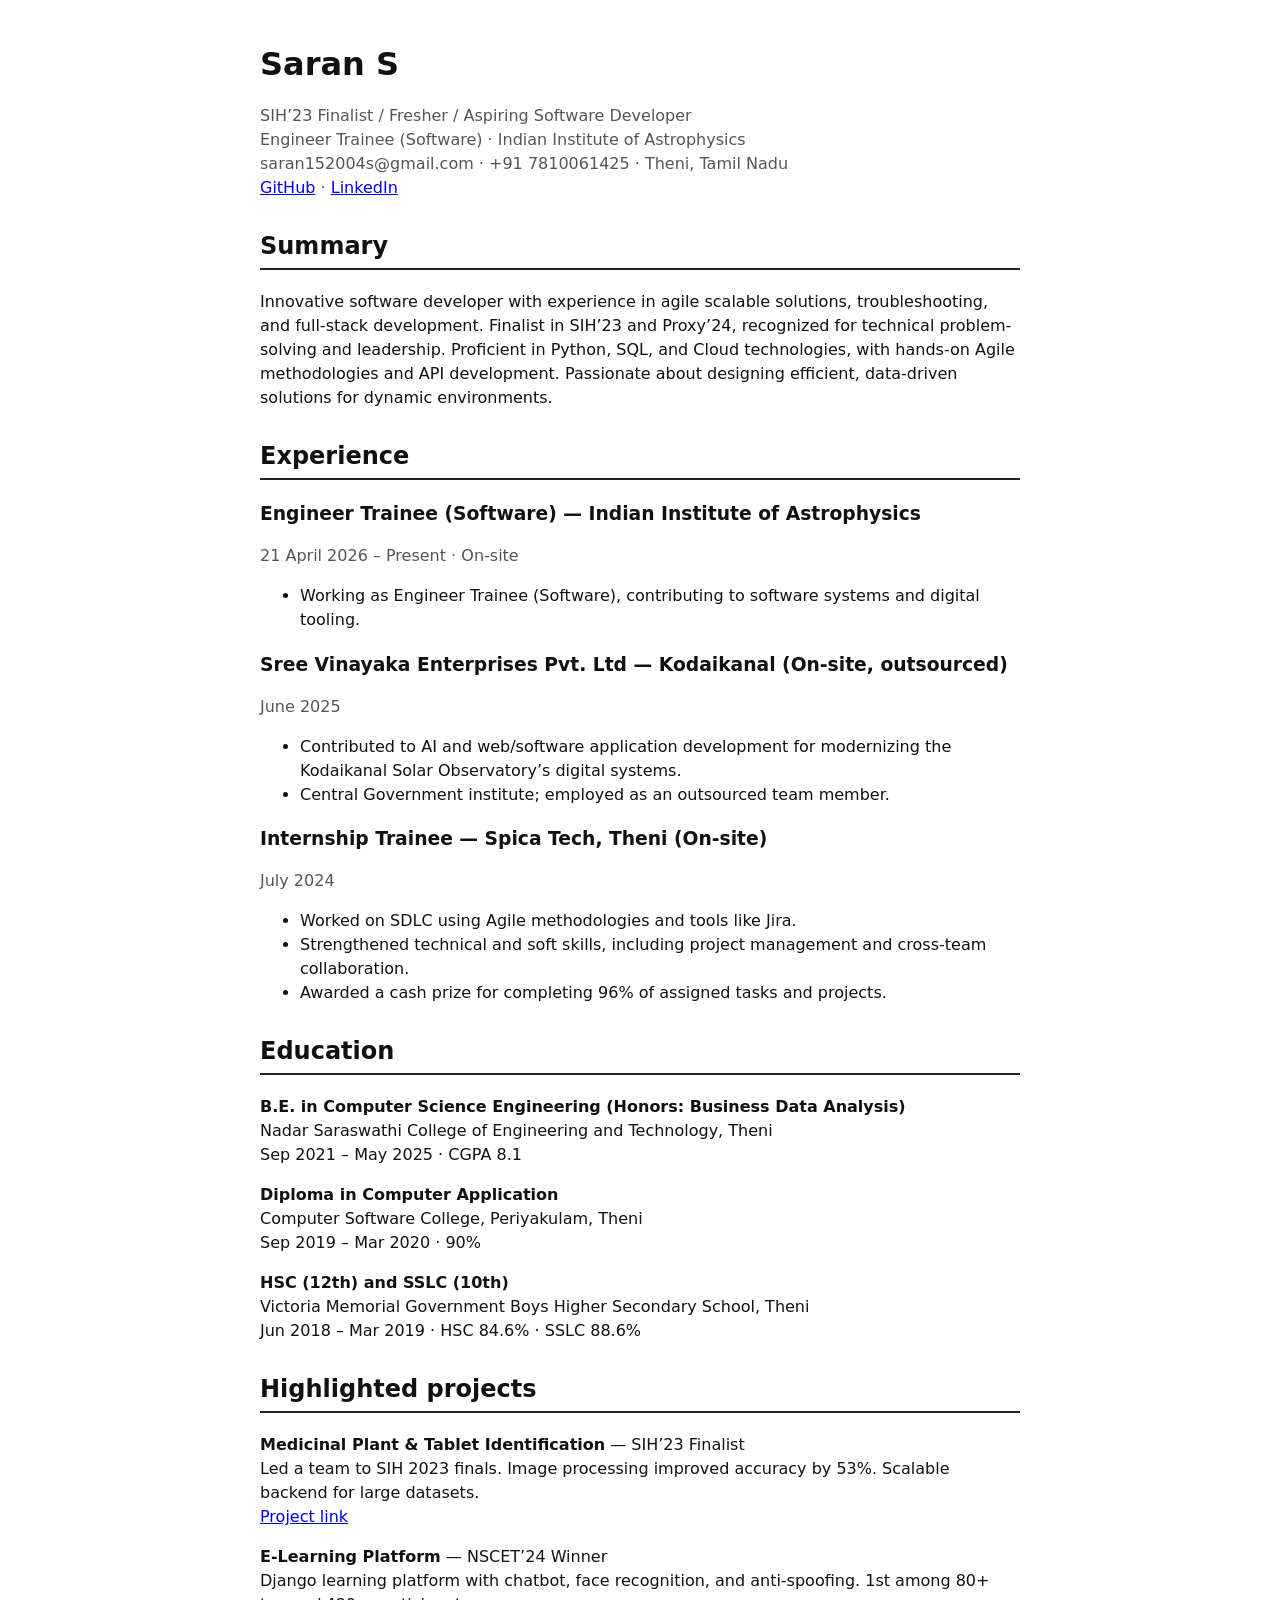
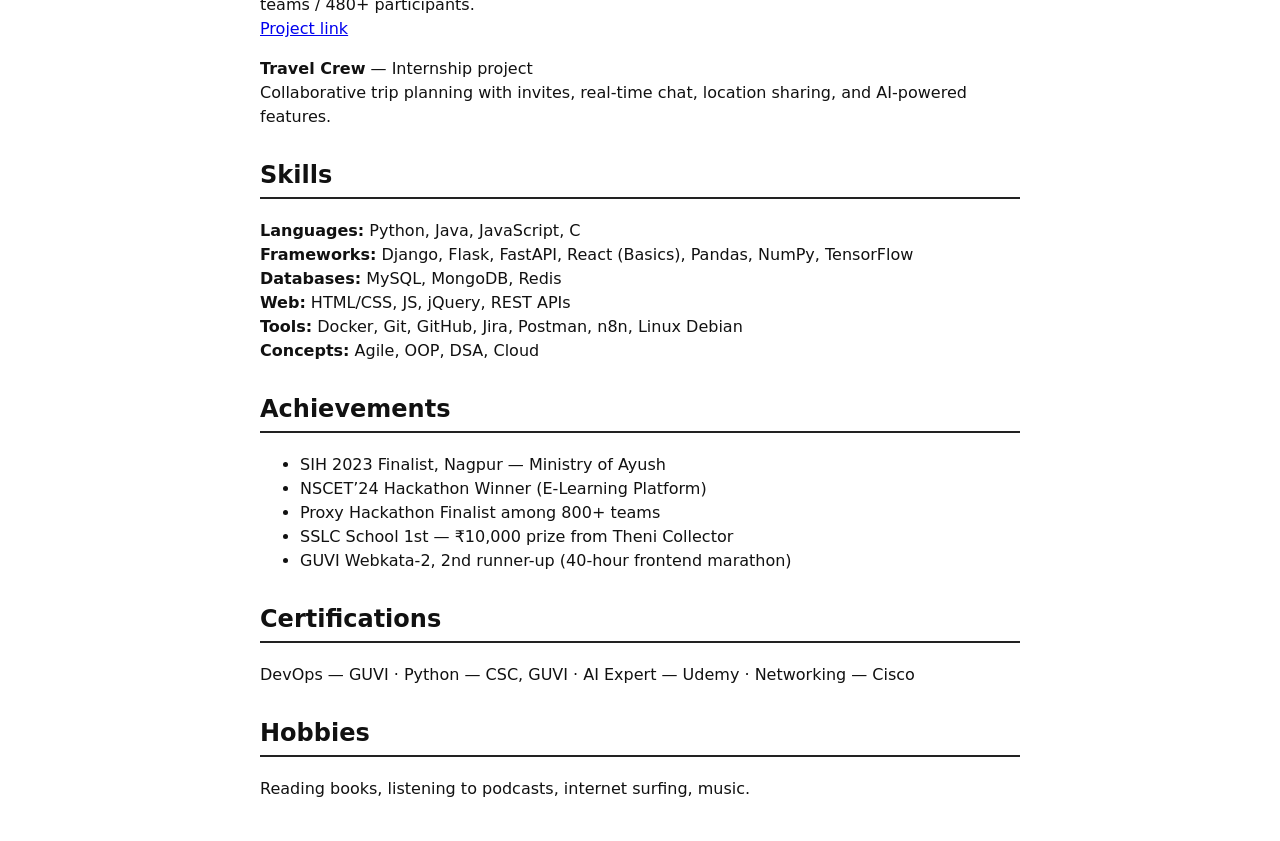
<file: assets/cv.html>
<!DOCTYPE html>
<html lang="en">
<head>
  <meta charset="UTF-8" />
  <meta name="viewport" content="width=device-width, initial-scale=1.0" />
  <title>Saran S — Resume</title>
  <style>
    body { font-family: Segoe UI, system-ui, sans-serif; max-width: 760px; margin: 40px auto; color: #111; line-height: 1.5; padding: 0 16px; }
    h1 { margin-bottom: 0; }
    .muted { color: #555; }
    h2 { border-bottom: 2px solid #222; padding-bottom: 4px; margin-top: 28px; }
    h3 { margin-bottom: 4px; }
    ul { margin-top: 6px; }
  </style>
</head>
<body>
  <h1>Saran S</h1>
  <p class="muted">SIH’23 Finalist / Fresher / Aspiring Software Developer<br>
    Engineer Trainee (Software) · Indian Institute of Astrophysics<br>
    saran152004s@gmail.com · +91 7810061425 · Theni, Tamil Nadu<br>
    <a href="https://github.com/vaalisaran" target="_blank">GitHub</a> ·
    <a href="https://www.linkedin.com/in/vaalisaran/" target="_blank">LinkedIn</a>
  </p>

  <h2>Summary</h2>
  <p>Innovative software developer with experience in agile scalable solutions, troubleshooting, and full-stack development. Finalist in SIH’23 and Proxy’24, recognized for technical problem-solving and leadership. Proficient in Python, SQL, and Cloud technologies, with hands-on Agile methodologies and API development. Passionate about designing efficient, data-driven solutions for dynamic environments.</p>

  <h2>Experience</h2>
  <h3>Engineer Trainee (Software) — Indian Institute of Astrophysics</h3>
  <p class="muted">21 April 2026 – Present · On-site</p>
  <ul>
    <li>Working as Engineer Trainee (Software), contributing to software systems and digital tooling.</li>
  </ul>
  <h3>Sree Vinayaka Enterprises Pvt. Ltd — Kodaikanal (On-site, outsourced)</h3>
  <p class="muted">June 2025</p>
  <ul>
    <li>Contributed to AI and web/software application development for modernizing the Kodaikanal Solar Observatory’s digital systems.</li>
    <li>Central Government institute; employed as an outsourced team member.</li>
  </ul>
  <h3>Internship Trainee — Spica Tech, Theni (On-site)</h3>
  <p class="muted">July 2024</p>
  <ul>
    <li>Worked on SDLC using Agile methodologies and tools like Jira.</li>
    <li>Strengthened technical and soft skills, including project management and cross-team collaboration.</li>
    <li>Awarded a cash prize for completing 96% of assigned tasks and projects.</li>
  </ul>

  <h2>Education</h2>
  <p><strong>B.E. in Computer Science Engineering (Honors: Business Data Analysis)</strong><br>
    Nadar Saraswathi College of Engineering and Technology, Theni<br>
    Sep 2021 – May 2025 · CGPA 8.1</p>
  <p><strong>Diploma in Computer Application</strong><br>
    Computer Software College, Periyakulam, Theni<br>
    Sep 2019 – Mar 2020 · 90%</p>
  <p><strong>HSC (12th) and SSLC (10th)</strong><br>
    Victoria Memorial Government Boys Higher Secondary School, Theni<br>
    Jun 2018 – Mar 2019 · HSC 84.6% · SSLC 88.6%</p>

  <h2>Highlighted projects</h2>
  <p><strong>Medicinal Plant &amp; Tablet Identification</strong> — SIH’23 Finalist<br>
    Led a team to SIH 2023 finals. Image processing improved accuracy by 53%. Scalable backend for large datasets.<br>
    <a href="https://github.com/vaalisaran/Tablet-Identification-System" target="_blank">Project link</a></p>
  <p><strong>E-Learning Platform</strong> — NSCET’24 Winner<br>
    Django learning platform with chatbot, face recognition, and anti-spoofing. 1st among 80+ teams / 480+ participants.<br>
    <a href="https://github.com/vaalisaran/Inventory-Management-System-Advanced" target="_blank">Project link</a></p>
  <p><strong>Travel Crew</strong> — Internship project<br>
    Collaborative trip planning with invites, real-time chat, location sharing, and AI-powered features.</p>

  <h2>Skills</h2>
  <p><strong>Languages:</strong> Python, Java, JavaScript, C<br>
    <strong>Frameworks:</strong> Django, Flask, FastAPI, React (Basics), Pandas, NumPy, TensorFlow<br>
    <strong>Databases:</strong> MySQL, MongoDB, Redis<br>
    <strong>Web:</strong> HTML/CSS, JS, jQuery, REST APIs<br>
    <strong>Tools:</strong> Docker, Git, GitHub, Jira, Postman, n8n, Linux Debian<br>
    <strong>Concepts:</strong> Agile, OOP, DSA, Cloud</p>

  <h2>Achievements</h2>
  <ul>
    <li>SIH 2023 Finalist, Nagpur — Ministry of Ayush</li>
    <li>NSCET’24 Hackathon Winner (E-Learning Platform)</li>
    <li>Proxy Hackathon Finalist among 800+ teams</li>
    <li>SSLC School 1st — ₹10,000 prize from Theni Collector</li>
    <li>GUVI Webkata-2, 2nd runner-up (40-hour frontend marathon)</li>
  </ul>

  <h2>Certifications</h2>
  <p>DevOps — GUVI · Python — CSC, GUVI · AI Expert — Udemy · Networking — Cisco</p>

  <h2>Hobbies</h2>
  <p>Reading books, listening to podcasts, internet surfing, music.</p>
</body>
</html>
</file>
<file: css/styles.css>
:root {
  --bg: #070714;
  --bg-2: #0e0e1f;
  --bg-card: rgba(18, 18, 38, 0.65);
  --ink: #f8fafc;
  --ink-pure: #ffffff;
  --muted: #94a3b8;
  --muted-light: #cbd5e1;
  --glass: rgba(255, 255, 255, 0.055);
  --glass-strong: rgba(255, 255, 255, 0.09);
  --glass-border: rgba(255, 255, 255, 0.13);
  --glass-border-hover: rgba(34, 211, 238, 0.45);
  --glass-glow: rgba(34, 211, 238, 0.16);
  --accent: #22d3ee;
  --cyan: var(--accent);
  --magenta: #f472b6;
  --violet: #a78bfa;
  --amber: #fbbf24;
  --emerald: #34d399;
  --shadow-a: 12px 14px 28px rgba(0, 0, 0, 0.55);
  --shadow-b: -8px -8px 22px rgba(99, 102, 241, 0.12);
  --card-shadow: 0 16px 36px -10px rgba(0, 0, 0, 0.6), 0 0 1px 1px rgba(255, 255, 255, 0.08) inset;
  --neu-bg: #111126;
  --cursor: #f8fafc;
  --skel: #16162a;
  --skel-hi: #272744;
  --nav-bg: rgba(7, 7, 20, 0.72);
}

[data-theme="light"] {
  --bg: #f4f6fb;
  --bg-2: #ffffff;
  --bg-card: rgba(255, 255, 255, 0.88);
  --ink: #090d16;
  --ink-pure: #020617;
  --muted: #475569;
  --muted-light: #64748b;
  --glass: rgba(255, 255, 255, 0.82);
  --glass-strong: rgba(255, 255, 255, 0.95);
  --glass-border: rgba(15, 23, 42, 0.09);
  --glass-border-hover: rgba(2, 132, 199, 0.5);
  --glass-glow: rgba(2, 132, 199, 0.15);
  --accent: #0284c7;
  --cyan: var(--accent);
  --magenta: #db2777;
  --violet: #7c3aed;
  --amber: #d97706;
  --emerald: #059669;
  --shadow-a: 8px 12px 24px rgba(15, 23, 42, 0.08);
  --shadow-b: -6px -6px 16px rgba(255, 255, 255, 0.9);
  --card-shadow: 0 12px 30px -8px rgba(15, 23, 42, 0.08), 0 0 0 1px rgba(15, 23, 42, 0.06);
  --neu-bg: #f0f3fa;
  --cursor: #090d16;
  --skel: #e2e8f0;
  --skel-hi: #f8fafc;
  --nav-bg: rgba(244, 246, 251, 0.82);
}

[data-accent="cyan"] { --accent: #22d3ee; }
[data-accent="violet"] { --accent: #a78bfa; }
[data-accent="emerald"] { --accent: #34d399; }
[data-accent="amber"] { --accent: #fbbf24; }
[data-accent="rose"] { --accent: #fb7185; }

[data-theme="light"][data-accent="cyan"] { --accent: #0284c7; }
[data-theme="light"][data-accent="violet"] { --accent: #7c3aed; }
[data-theme="light"][data-accent="emerald"] { --accent: #059669; }
[data-theme="light"][data-accent="amber"] { --accent: #d97706; }
[data-theme="light"][data-accent="rose"] { --accent: #e11d48; }

*,
*::before,
*::after {
  box-sizing: border-box;
}

html {
  scroll-behavior: smooth;
  overflow-x: clip;
  max-width: 100vw;
}

body {
  margin: 0;
  font-family: Outfit, -apple-system, BlinkMacSystemFont, "Segoe UI", Roboto, sans-serif;
  background: var(--bg);
  color: var(--ink);
  overflow-x: clip;
  max-width: 100vw;
  cursor: none;
  min-height: 100vh;
  -webkit-font-smoothing: antialiased;
  -moz-osx-font-smoothing: grayscale;
  line-height: 1.6;
  transition: background-color 0.35s ease, color 0.35s ease;
}

a {
  color: inherit;
  text-decoration: none;
}

img {
  max-width: 100%;
  height: auto;
  display: block;
}

button,
input,
textarea {
  font: inherit;
}

/* Background Ambient Dynamic Mesh */
.mesh {
  position: fixed;
  inset: 0;
  z-index: -2;
  overflow: hidden;
  pointer-events: none;
}

.blob {
  position: absolute;
  width: 46vw;
  height: 46vw;
  border-radius: 50%;
  filter: blur(65px);
  opacity: 0.55;
  mix-blend-mode: screen;
  animation: mesh 22s ease-in-out infinite;
  will-change: transform;
}

[data-theme="light"] .blob {
  mix-blend-mode: multiply;
  opacity: 0.32;
  filter: blur(80px);
}

.b1 {
  background: radial-gradient(circle, var(--cyan), transparent 68%);
  top: -10%;
  left: -8%;
}

.b2 {
  background: radial-gradient(circle, var(--magenta), transparent 68%);
  right: -12%;
  top: 10%;
  animation-delay: -6s;
}

.b3 {
  background: radial-gradient(circle, var(--violet), transparent 68%);
  bottom: -16%;
  left: 22%;
  animation-delay: -11s;
}

.b4 {
  background: radial-gradient(circle, var(--amber), transparent 70%);
  width: 30vw;
  height: 30vw;
  right: 18%;
  bottom: 8%;
  animation-delay: -3s;
}

.noise {
  position: absolute;
  inset: 0;
  opacity: 0.06;
  background-image: url("data:image/svg+xml,%3Csvg xmlns='http://www.w3.org/2000/svg' width='120' height='120'%3E%3Cfilter id='n'%3E%3CfeTurbulence type='fractalNoise' baseFrequency='.8' numOctaves='4'/%3E%3C/filter%3E%3Crect width='120' height='120' filter='url(%23n)' opacity='.55'/%3E%3C/svg%3E");
}

@keyframes mesh {
  0%,
  100% { transform: translate(0, 0) scale(1); }
  33% { transform: translate(6%, -7%) scale(1.15); }
  66% { transform: translate(-5%, 6%) scale(0.92); }
}

/* Page Transition Wipe */
.page-wipe {
  position: fixed;
  inset: 0;
  z-index: 120;
  pointer-events: none;
}

.page-wipe span {
  display: block;
  height: 100%;
  width: 100%;
  background: linear-gradient(135deg, var(--cyan), var(--violet), var(--magenta));
  transform: translateY(-100%);
}

.page-wipe.on span {
  animation: wipe 0.7s cubic-bezier(0.77, 0, 0.18, 1);
}

@keyframes wipe {
  0% { transform: translateY(-100%); }
  45% { transform: translateY(0); }
  100% { transform: translateY(100%); }
}

/* Loading Skeleton */
.skeleton {
  position: fixed;
  inset: 0;
  z-index: 110;
  background: var(--bg);
  padding: 28px 8vw;
  display: grid;
  gap: 28px;
  align-content: start;
}

.skeleton.hide {
  animation: fadeout 0.45s ease forwards;
  pointer-events: none;
}

@keyframes fadeout {
  to { opacity: 0; visibility: hidden; }
}

.skel-nav {
  height: 54px;
  border-radius: 999px;
  background: var(--skel);
}

.skel-hero {
  position: relative;
  min-height: 42vh;
}

.skel-line {
  height: 22px;
  border-radius: 12px;
  background: var(--skel);
  margin: 14px 0;
}

.skel-line.md { width: 48%; }
.skel-line.lg { width: 36%; height: 18px; }
.skel-line.xl { width: 72%; height: 64px; border-radius: 18px; }

.skel-orb {
  position: absolute;
  right: 8%;
  top: 10%;
  width: 220px;
  height: 220px;
  border-radius: 50%;
  background: var(--skel);
}

.skel-grid {
  display: grid;
  grid-template-columns: 1fr 1fr 1.4fr;
  gap: 16px;
}

.skel-card {
  height: 140px;
  border-radius: 24px;
  background: var(--skel);
}

.shimmer {
  background: linear-gradient(90deg, var(--skel) 0%, var(--skel-hi) 45%, var(--skel) 100%);
  background-size: 200% 100%;
  animation: shimmer 1.2s ease infinite;
}

@keyframes shimmer {
  from { background-position: 100% 0; }
  to { background-position: -100% 0; }
}

/* Custom Interactive Cursor */
.cursor,
.cursor-trails {
  position: fixed;
  inset: 0;
  pointer-events: none;
  z-index: 130;
}

.cursor-dot,
.cursor-ring {
  position: fixed;
  top: 0;
  left: 0;
  border-radius: 50%;
  transform: translate(-50%, -50%);
  pointer-events: none;
}

.cursor-dot {
  width: 8px;
  height: 8px;
  background: var(--cursor);
  mix-blend-mode: difference;
}

.cursor-ring {
  width: 40px;
  height: 40px;
  border: 1.5px solid var(--cursor);
  mix-blend-mode: difference;
  transition: width 0.22s cubic-bezier(0.2, 0.8, 0.2, 1), height 0.22s cubic-bezier(0.2, 0.8, 0.2, 1), background-color 0.22s, border-color 0.22s;
}

.cursor.hover .cursor-ring {
  width: 64px;
  height: 64px;
  background: rgba(255, 255, 255, 0.1);
  border-color: var(--accent);
}

.trail {
  position: fixed;
  width: 8px;
  height: 8px;
  border-radius: 50%;
  background: var(--cyan);
  opacity: 0.55;
  transform: translate(-50%, -50%);
  pointer-events: none;
  transition: opacity 0.3s;
}

@media (pointer: coarse) {
  body { cursor: auto !important; }
  .cursor,
  .cursor-trails { display: none !important; }
}

/* Glassmorphism Styles */
.glass {
  background: var(--glass);
  border: 1px solid var(--glass-border);
  backdrop-filter: blur(20px) saturate(1.4);
  -webkit-backdrop-filter: blur(20px) saturate(1.4);
  box-shadow: var(--card-shadow);
  transition: border-color 0.3s ease, box-shadow 0.3s ease, transform 0.3s ease;
}

.glass:hover {
  border-color: var(--glass-border-hover);
  box-shadow: 0 20px 48px -12px rgba(0, 0, 0, 0.55), 0 0 28px var(--glass-glow);
}

[data-theme="light"] .glass {
  background: var(--glass);
  border: 1px solid var(--glass-border);
  box-shadow: var(--card-shadow);
}

[data-theme="light"] .glass:hover {
  border-color: var(--glass-border-hover);
  box-shadow: 0 16px 36px -10px rgba(15, 23, 42, 0.12), 0 0 24px var(--glass-glow);
}

/* Navigation Header */
.nav {
  position: sticky;
  top: 14px;
  z-index: 90;
  margin: 14px auto 0;
  width: min(1560px, calc(100% - 36px));
  display: flex;
  align-items: center;
  justify-content: space-between;
  gap: 16px;
  padding: 10px 24px;
  border-radius: 999px;
  background: var(--nav-bg);
  border: 1px solid var(--glass-border);
  backdrop-filter: blur(24px) saturate(1.5);
  -webkit-backdrop-filter: blur(24px) saturate(1.5);
  box-shadow: 0 12px 40px rgba(0, 0, 0, 0.25), 0 0 0 1px rgba(255, 255, 255, 0.05) inset;
  transition: width 0.4s cubic-bezier(0.2, 0.8, 0.2, 1), padding 0.35s ease, background-color 0.35s ease, border-color 0.35s ease, box-shadow 0.35s ease, top 0.35s ease;
}

.nav.compact {
  top: 8px;
  width: min(1120px, calc(100% - 48px));
  padding: 7px 16px 7px 20px;
  background: rgba(10, 10, 26, 0.94);
  border-color: rgba(34, 211, 238, 0.4);
  backdrop-filter: blur(28px) saturate(1.8);
  box-shadow: 0 20px 50px rgba(0, 0, 0, 0.6), 0 0 24px color-mix(in srgb, var(--cyan) 25%, transparent);
}

[data-theme="light"] .nav.compact {
  background: rgba(255, 255, 255, 0.95);
  border-color: rgba(2, 132, 199, 0.35);
  box-shadow: 0 16px 40px rgba(15, 23, 42, 0.12), 0 0 20px rgba(2, 132, 199, 0.15);
}

.nav.compact .logo-mark {
  width: 28px;
  height: 28px;
  border-radius: 8px;
  font-size: 0.85rem;
}

.nav.compact .nav-links a {
  padding: 6px 12px;
  font-size: 0.86rem;
}

.logo {
  display: flex;
  align-items: center;
  gap: 10px;
  text-decoration: none;
  font-family: Syne, sans-serif;
  font-weight: 800;
  letter-spacing: -0.03em;
  color: var(--ink);
  font-size: 1.15rem;
  flex-shrink: 0;
}

.logo-mark {
  width: 36px;
  height: 36px;
  display: grid;
  place-items: center;
  border-radius: 12px;
  background: linear-gradient(135deg, var(--cyan), var(--magenta));
  color: #050510;
  font-weight: 900;
  box-shadow: 0 0 16px color-mix(in srgb, var(--cyan) 50%, transparent);
}

.accent { color: var(--cyan); }

.nav-links {
  display: flex;
  align-items: center;
  gap: 6px;
}

.nav-links a {
  text-decoration: none;
  padding: 8px 14px;
  border-radius: 999px;
  color: var(--muted);
  font-weight: 500;
  font-size: 0.92rem;
  transition: color 0.2s, background-color 0.2s, transform 0.2s;
  white-space: nowrap;
}

.nav-links a:hover,
.nav-links a.active {
  color: var(--ink);
  background: var(--glass);
}

.nav-links a.active {
  color: var(--cyan);
  background: rgba(34, 211, 238, 0.12);
  border: 1px solid rgba(34, 211, 238, 0.28);
}

[data-theme="light"] .nav-links a.active {
  background: rgba(2, 132, 199, 0.12);
  border: 1px solid rgba(2, 132, 199, 0.28);
}

.nav-actions {
  display: flex;
  align-items: center;
  gap: 8px;
  flex-shrink: 0;
}

.theme-toggle,
.menu-btn,
.icon-btn.mute {
  width: 42px;
  height: 42px;
  border: 1px solid var(--glass-border);
  border-radius: 50%;
  background: var(--glass);
  position: relative;
  cursor: pointer;
  transition: transform 0.25s ease, border-color 0.25s ease, background-color 0.25s ease;
  color: var(--ink);
  display: grid;
  place-items: center;
}

.theme-toggle:hover,
.menu-btn:hover,
.icon-btn.mute:hover {
  transform: scale(1.08);
  border-color: var(--cyan);
}

#soundToggle {
  font-size: 1.1rem;
  font-weight: 700;
  color: var(--ink);
}

#soundToggle.on {
  color: var(--cyan);
  border-color: var(--cyan);
  box-shadow: 0 0 14px color-mix(in srgb, var(--cyan) 45%, transparent);
}

.theme-toggle.pop {
  transform: rotate(24deg) scale(1.12);
}

.sun,
.moon {
  position: absolute;
  inset: 11px;
  border-radius: 50%;
  transition: transform 0.35s cubic-bezier(0.2, 0.8, 0.2, 1), opacity 0.35s;
}

.sun {
  background: conic-gradient(from 40deg, var(--amber), #fff, var(--amber));
  box-shadow: 0 0 10px var(--amber);
}

.moon {
  background: #dbe4ff;
  box-shadow: inset -5px -3px 0 #3b3b68;
  opacity: 0;
  transform: rotate(40deg) scale(0.4);
}

[data-theme="light"] .sun {
  opacity: 0;
  transform: scale(0.4);
}

[data-theme="light"] .moon {
  opacity: 1;
  transform: none;
}

.menu-btn {
  display: none;
  flex-direction: column;
  justify-content: center;
  align-items: center;
  gap: 5px;
}

.menu-btn span {
  width: 18px;
  height: 2px;
  background: var(--ink);
  border-radius: 2px;
  transition: transform 0.25s, opacity 0.25s;
}

/* Hero Section */
.hero {
  min-height: calc(100vh - 90px);
  width: min(1560px, calc(100% - 36px));
  margin: 0 auto;
  display: grid;
  grid-template-columns: 1.15fr 0.85fr;
  gap: 36px;
  align-items: center;
  position: relative;
  padding: 40px 0 24px;
}

.parallax-layer.stars {
  position: absolute;
  inset: -40px;
  background-image:
    radial-gradient(circle at 18% 28%, rgba(255, 255, 255, 0.45) 1px, transparent 2px),
    radial-gradient(circle at 72% 22%, rgba(255, 255, 255, 0.35) 1px, transparent 2px),
    radial-gradient(circle at 45% 78%, rgba(255, 255, 255, 0.28) 1px, transparent 2px),
    radial-gradient(circle at 85% 65%, rgba(34, 211, 238, 0.5) 1.5px, transparent 2.5px);
  background-size: 200px 200px;
  opacity: 0.55;
  z-index: -1;
  pointer-events: none;
}

.eyebrow {
  letter-spacing: 0.28em;
  text-transform: uppercase;
  font-size: 0.78rem;
  font-weight: 700;
  color: var(--cyan);
  margin: 0 0 10px;
  display: flex;
  align-items: center;
  gap: 8px;
}

.avail {
  display: inline-flex;
  align-items: center;
  gap: 10px;
  padding: 8px 16px;
  border-radius: 999px;
  font-size: 0.84rem;
  font-weight: 500;
  margin-bottom: 14px;
}

.pulse {
  width: 9px;
  height: 9px;
  border-radius: 50%;
  background: var(--emerald);
  box-shadow: 0 0 0 0 rgba(52, 211, 153, 0.7);
  animation: pulse 1.6s infinite;
}

.pulse.green { background: #10b981; }

@keyframes pulse {
  70% { box-shadow: 0 0 0 10px transparent; }
}

.giant {
  margin: 6px 0 14px;
}

.giant .line {
  display: block;
  font-family: Instrument Serif, serif;
  font-style: italic;
  font-weight: 400;
  font-size: clamp(1.6rem, 3.2vw, 2.6rem);
  opacity: 0.85;
}

.giant .name {
  display: block;
  font-family: Syne, sans-serif;
  font-weight: 800;
  font-size: clamp(2.6rem, 9.5vw, 7.8rem);
  line-height: 0.92;
  letter-spacing: -0.06em;
  background: linear-gradient(92deg, var(--ink) 15%, var(--cyan) 45%, var(--magenta) 75%, var(--ink) 98%);
  background-size: 200% 100%;
  -webkit-background-clip: text;
  background-clip: text;
  color: transparent;
  animation: sheen 9s linear infinite;
  transform-origin: left center;
  will-change: transform;
}

@keyframes sheen {
  to { background-position: -200% 0; }
}

.tagline {
  min-height: 1.6em;
  font-family: Instrument Serif, serif;
  font-style: italic;
  font-size: clamp(1.25rem, 2.4vw, 1.65rem);
  color: var(--ink);
  margin: 6px 0 10px;
}

.tagline .caret {
  display: inline-block;
  width: 9px;
  height: 1.1em;
  background: var(--accent);
  margin-left: 4px;
  animation: blink 1s steps(1) infinite;
  vertical-align: text-bottom;
}

@keyframes blink { 50% { opacity: 0; } }

.role-line {
  margin: 0 0 16px;
  color: var(--muted);
  font-size: 1rem;
  font-weight: 500;
  letter-spacing: 0.03em;
}

.lede {
  max-width: 58ch;
  color: var(--muted);
  line-height: 1.75;
  font-size: 1.05rem;
  margin: 0 0 20px;
}

.lede strong {
  color: var(--ink);
}

.lede em {
  color: var(--magenta);
  font-family: Instrument Serif, serif;
  font-style: italic;
  font-size: 1.15em;
}

/* Observatory Telemetry HUD Component */
.observatory-hud {
  display: flex;
  align-items: center;
  flex-wrap: wrap;
  gap: 12px 18px;
  padding: 12px 18px;
  border-radius: 20px;
  margin: 18px 0;
  font-size: 0.82rem;
}

.hud-item {
  display: flex;
  flex-direction: column;
  gap: 2px;
}

.hud-label {
  font-size: 0.68rem;
  text-transform: uppercase;
  letter-spacing: 0.12em;
  color: var(--muted);
}

.hud-val {
  font-weight: 600;
  color: var(--ink);
}

.hud-divider {
  width: 1px;
  height: 28px;
  background: var(--glass-border);
}

.live-pill {
  display: inline-flex;
  align-items: center;
  gap: 6px;
  color: var(--cyan);
}

/* Hero CTAs & Buttons */
.hero-cta {
  display: flex;
  gap: 12px;
  flex-wrap: wrap;
  margin-top: 24px;
}

.btn {
  display: inline-flex;
  align-items: center;
  justify-content: center;
  gap: 8px;
  text-decoration: none;
  border: 0;
  padding: 13px 24px;
  border-radius: 999px;
  cursor: pointer;
  font-weight: 600;
  font-size: 0.94rem;
  transition: transform 0.22s cubic-bezier(0.2, 0.8, 0.2, 1), box-shadow 0.22s ease, filter 0.22s ease;
  white-space: nowrap;
}

.btn:hover {
  transform: translateY(-2px) scale(1.02);
}

.btn:active {
  transform: scale(0.97);
}

.btn.slim {
  padding: 9px 18px;
  font-size: 0.88rem;
}

.clay {
  background: linear-gradient(180deg, #38bdf8, #0284c7);
  color: #031e2b;
  font-weight: 700;
  box-shadow:
    0 14px 0 #0369a1,
    0 20px 28px rgba(2, 132, 199, 0.4),
    inset 0 2px 0 rgba(255, 255, 255, 0.5);
  border-radius: 20px;
}

.clay:hover {
  filter: brightness(1.08);
}

.clay:active {
  box-shadow:
    0 4px 0 #0369a1,
    0 8px 16px rgba(2, 132, 199, 0.3),
    inset 0 2px 0 rgba(255, 255, 255, 0.5);
  transform: translateY(10px);
}

.ghost {
  background: var(--glass);
  border: 1px solid var(--glass-border);
  backdrop-filter: blur(16px);
  -webkit-backdrop-filter: blur(16px);
  color: var(--ink);
}

.ghost:hover {
  background: rgba(255, 255, 255, 0.1);
  border-color: var(--accent);
  color: var(--ink-pure);
}

[data-theme="light"] .ghost:hover {
  background: rgba(15, 23, 42, 0.05);
  border-color: var(--accent);
}

/* 3D WebGL Hero Stage */
.hero-stage {
  position: relative;
  height: min(580px, 72vh);
  display: flex;
  align-items: center;
  justify-content: center;
  touch-action: none;
}

#gl {
  width: 100%;
  height: 100%;
  display: block;
  border-radius: 36px;
  outline: none;
}

.float-card {
  position: absolute;
  padding: 12px 18px;
  border-radius: 20px;
  min-width: 170px;
  animation: floaty 5.5s ease-in-out infinite;
  z-index: 5;
  box-shadow: 0 20px 40px rgba(0, 0, 0, 0.45);
}

.float-card:first-of-type {
  top: 24px;
  left: 12px;
}

.float-card.c2 {
  right: 12px;
  bottom: 24px;
  animation-delay: -2.7s;
}

.float-card span {
  display: block;
  font-size: 0.74rem;
  color: var(--muted);
  text-transform: uppercase;
  letter-spacing: 0.08em;
}

.float-card strong {
  display: block;
  font-size: 0.95rem;
  color: var(--ink);
  margin-top: 2px;
}

@keyframes floaty {
  0%, 100% { transform: translateY(0); }
  50% { transform: translateY(-10px); }
}

.playground-hint {
  position: absolute;
  left: 50%;
  bottom: 12px;
  transform: translateX(-50%);
  font-size: 0.75rem;
  color: var(--muted);
  background: var(--glass);
  border: 1px solid var(--glass-border);
  padding: 6px 14px;
  border-radius: 999px;
  backdrop-filter: blur(12px);
  white-space: nowrap;
  pointer-events: none;
}

/* Infinite Marquee */
.marquee {
  overflow: hidden;
  border-block: 1px solid var(--glass-border);
  padding: 18px 0;
  mask-image: linear-gradient(90deg, transparent, #000 8%, #000 92%, transparent);
  -webkit-mask-image: linear-gradient(90deg, transparent, #000 8%, #000 92%, transparent);
  background: rgba(255, 255, 255, 0.015);
}

.marquee:hover .marquee-track {
  animation-play-state: paused;
}

.marquee-track {
  display: flex;
  gap: 40px;
  width: max-content;
  animation: slide 32s linear infinite;
  font-family: Syne, sans-serif;
  font-size: 1.35rem;
  font-weight: 700;
  letter-spacing: -0.02em;
  align-items: center;
}

.marquee-track span::after {
  content: " ✦ ";
  color: var(--magenta);
  margin-left: 40px;
  opacity: 0.8;
}

@keyframes slide {
  to { transform: translateX(-50%); }
}

/* Sections General */
.section {
  width: min(1560px, calc(100% - 36px));
  margin: 0 auto;
  padding: 96px 0 24px;
}

.section-head {
  margin-bottom: 28px;
}

.section-head h2 {
  font-family: Syne, sans-serif;
  font-size: clamp(2rem, 4.5vw, 3.4rem);
  letter-spacing: -0.05em;
  line-height: 1.08;
  margin: 0;
  color: var(--ink);
}

.section-head em {
  font-family: Instrument Serif, serif;
  font-style: italic;
  font-weight: 400;
  color: var(--magenta);
}

.subhead {
  font-family: Syne, sans-serif;
  font-size: clamp(1.4rem, 2.5vw, 1.85rem);
  letter-spacing: -0.03em;
  margin: 48px 0 18px;
  color: var(--ink);
}

.about-blurb {
  max-width: 68ch;
  color: var(--muted);
  line-height: 1.8;
  font-size: 1.05rem;
  margin-bottom: 24px;
}

/* Bento Grid */
.bento {
  display: grid;
  grid-template-columns: 1.3fr 0.85fr 0.85fr;
  grid-template-rows: auto auto;
  gap: 18px;
}

.tile {
  padding: 26px;
  border-radius: 28px;
  min-height: 180px;
  position: relative;
  overflow: hidden;
  display: flex;
  flex-direction: column;
  justify-content: space-between;
}

.tile.wide {
  grid-column: 2 / -1;
}

.meta {
  list-style: none;
  padding: 0;
  margin: 16px 0 0;
}

.meta li {
  display: flex;
  justify-content: space-between;
  gap: 12px;
  padding: 8px 0;
  border-bottom: 1px solid var(--glass-border);
  font-size: 0.92rem;
}

.meta span {
  color: var(--muted);
}

.stat {
  font-family: Syne, sans-serif;
  font-size: clamp(2.8rem, 5vw, 3.8rem);
  font-weight: 800;
  margin: 0;
  line-height: 1;
  letter-spacing: -0.06em;
  background: linear-gradient(135deg, var(--cyan), var(--violet));
  -webkit-background-clip: text;
  background-clip: text;
  color: transparent;
}

.neu {
  background: var(--neu-bg);
  border-radius: 30px;
  box-shadow: var(--shadow-a), var(--shadow-b), inset 2px 2px 6px rgba(255, 255, 255, 0.06);
  border: 1px solid var(--glass-border);
}

.clay-card {
  background: linear-gradient(135deg, #f472b6, #c084fc 50%, #818cf8);
  color: #1e0938;
  border-radius: 30px;
  box-shadow: 0 16px 0 #6d28d9, 0 26px 40px rgba(109, 40, 217, 0.35), inset 0 3px 0 rgba(255, 255, 255, 0.45);
}

.clay-card .stat,
.clay-card h3,
.clay-card p,
.clay-card span {
  color: #1e0938;
  background: none;
  -webkit-background-clip: initial;
}

.accent-tile {
  background:
    linear-gradient(160deg, rgba(34, 211, 238, 0.18), transparent 70%),
    var(--glass);
}

.chips {
  display: flex;
  flex-wrap: wrap;
  gap: 8px;
  margin-top: 14px;
}

.chips span {
  padding: 7px 14px;
  border-radius: 999px;
  border: 1px solid var(--glass-border);
  background: var(--glass);
  font-size: 0.86rem;
  color: var(--ink);
  transition: transform 0.2s, border-color 0.2s;
}

.chips span:hover {
  transform: translateY(-2px);
  border-color: var(--accent);
}

/* Timeline & Certs */
.timeline,
.certs {
  display: grid;
  grid-template-columns: repeat(2, 1fr);
  gap: 16px;
}

.time-card,
.cert {
  padding: 24px;
  border-radius: 24px;
  position: relative;
  overflow: hidden;
}

.time-card time {
  color: var(--cyan);
  font-size: 0.82rem;
  font-weight: 700;
  letter-spacing: 0.08em;
  text-transform: uppercase;
}

.time-card h3,
.cert h3 {
  margin: 8px 0 6px;
  font-family: Syne, sans-serif;
}

.time-card p,
.cert p {
  margin: 0;
  color: var(--muted);
  font-size: 0.94rem;
}

/* Jobs / Experience */
.jobs {
  display: grid;
  gap: 18px;
}

.job {
  padding: 26px;
  border-radius: 26px;
  position: relative;
}

.job-top {
  display: flex;
  flex-wrap: wrap;
  align-items: center;
  justify-content: space-between;
  gap: 8px;
}

.job .org {
  color: var(--muted);
  margin-top: 2px;
  font-size: 0.95rem;
}

.job time,
.job-top time {
  color: var(--cyan);
  font-size: 0.82rem;
  letter-spacing: 0.08em;
  text-transform: uppercase;
  font-weight: 600;
}

.bullets {
  margin: 14px 0 0;
  padding-left: 20px;
  color: var(--muted);
  line-height: 1.65;
}

.bullets li {
  margin-bottom: 6px;
}

.badge {
  display: inline-block;
  padding: 4px 12px;
  border-radius: 999px;
  background: rgba(34, 211, 238, 0.16);
  color: var(--cyan);
  font-size: 0.76rem;
  font-weight: 600;
  margin-bottom: 8px;
  letter-spacing: 0.03em;
}

.badge.live {
  background: rgba(52, 211, 153, 0.2);
  color: #34d399;
}

/* Skills Grid */
.skill-grid {
  display: grid;
  grid-template-columns: repeat(3, 1fr);
  gap: 16px;
}

.skill {
  padding: 24px;
  border-radius: 24px;
}

.skill h3 {
  margin-top: 0;
  font-family: Syne, sans-serif;
  color: var(--cyan);
}

.skill p {
  margin: 0;
  color: var(--muted);
  font-size: 0.92rem;
  line-height: 1.6;
}

/* Contact Grid */
.contact-grid {
  display: grid;
  grid-template-columns: 0.85fr 1.15fr;
  gap: 20px;
}

.contact-info,
.contact-form {
  padding: 30px;
  border-radius: 28px;
}

.contact-info a,
.contact-info p {
  display: block;
  text-decoration: none;
  margin: 10px 0;
}

.contact-form {
  display: grid;
  grid-template-columns: 1fr 1fr;
  gap: 16px;
}

.contact-form .full,
.contact-form button,
.form-note {
  grid-column: 1 / -1;
}

label span {
  display: block;
  font-size: 0.82rem;
  font-weight: 600;
  color: var(--muted);
  margin-bottom: 6px;
}

.field {
  width: 100%;
  border: 1px solid var(--glass-border);
  background: rgba(255, 255, 255, 0.04);
  color: var(--ink);
  border-radius: 16px;
  padding: 13px 16px;
  outline: none;
  transition: box-shadow 0.2s, border-color 0.2s, transform 0.2s, background-color 0.2s;
}

[data-theme="light"] .field {
  background: rgba(255, 255, 255, 0.9);
}

.field:focus {
  border-color: var(--cyan);
  box-shadow: 0 0 0 4px rgba(34, 211, 238, 0.2);
  transform: translateY(-1px);
}

/* Footer */
.foot {
  width: min(1560px, calc(100% - 36px));
  margin: 48px auto 36px;
  display: flex;
  justify-content: space-between;
  gap: 16px;
  align-items: center;
  color: var(--muted);
  font-size: 0.92rem;
  flex-wrap: wrap;
}

.foot kbd {
  background: var(--glass);
  border: 1px solid var(--glass-border);
  padding: 2px 6px;
  border-radius: 6px;
  font-size: 0.78rem;
}

/* Scroll Reveal Keyframes */
.reveal {
  opacity: 0;
  transform: translateY(28px) scale(0.98);
  animation: none;
}

.reveal.in {
  animation: rise 0.8s cubic-bezier(0.2, 0.8, 0.2, 1) forwards;
  animation-delay: calc(var(--d, 0) * 1ms);
}

@keyframes rise {
  to {
    opacity: 1;
    transform: none;
  }
}

/* Constellation Canvas */
.constellation-canvas {
  position: fixed;
  inset: 0;
  width: 100vw;
  height: 100vh;
  z-index: -3;
  pointer-events: none;
}

/* Responsive Media Queries */

/* Tablet & Smaller Screens (<= 1024px) */
@media (max-width: 1024px) {
  .hero {
    grid-template-columns: 1fr;
    gap: 28px;
    padding-top: 24px;
  }

  .hero-stage {
    min-height: 440px;
    height: 52vh;
    order: -1;
  }

  .bento {
    grid-template-columns: 1fr 1fr;
  }

  .tile.wide {
    grid-column: 1 / -1;
  }

  .contact-grid {
    grid-template-columns: 1fr;
  }

  .skill-grid {
    grid-template-columns: repeat(2, 1fr);
  }
}

/* Mobile & Phablet Screens (<= 900px) */
@media (max-width: 900px) {
  .nav {
    width: calc(100% - 20px);
    padding: 8px 16px;
    top: 10px;
  }

  .nav.compact {
    top: 6px;
    width: calc(100% - 20px);
    padding: 6px 14px;
  }

  .nav-links {
    position: fixed;
    top: 72px;
    left: 10px;
    right: 10px;
    display: none;
    flex-direction: column;
    padding: 16px;
    border-radius: 24px;
    background: var(--bg-2);
    border: 1px solid var(--glass-border);
    backdrop-filter: blur(28px) saturate(1.8);
    -webkit-backdrop-filter: blur(28px) saturate(1.8);
    box-shadow: 0 20px 60px rgba(0, 0, 0, 0.65);
    z-index: 99;
    max-height: 80vh;
    overflow-y: auto;
  }

  .nav-links a {
    padding: 12px 18px;
    border-radius: 14px;
    font-size: 1rem;
    display: block;
    width: 100%;
  }

  .nav-links.open {
    display: flex;
    animation: slideDown 0.3s cubic-bezier(0.2, 0.8, 0.2, 1);
  }

  @keyframes slideDown {
    from { opacity: 0; transform: translateY(-12px); }
    to { opacity: 1; transform: translateY(0); }
  }

  .menu-btn { display: flex; }

  .timeline,
  .certs {
    grid-template-columns: 1fr;
  }

  .skel-grid {
    grid-template-columns: 1fr;
  }

  .skel-orb { display: none; }
}

/* Medium Mobile (<= 640px) */
@media (max-width: 640px) {
  .bento {
    grid-template-columns: 1fr;
  }

  .skill-grid {
    grid-template-columns: 1fr;
  }

  .contact-form {
    grid-template-columns: 1fr;
  }

  .hero-stage {
    min-height: 380px;
    height: 48vh;
  }

  .float-card {
    padding: 10px 14px;
    min-width: 140px;
  }

  .float-card strong {
    font-size: 0.85rem;
  }

  .float-card:first-of-type {
    top: 10px;
    left: 6px;
  }

  .float-card.c2 {
    bottom: 12px;
    right: 6px;
  }

  .observatory-hud {
    padding: 10px 14px;
    gap: 8px 12px;
  }

  .hud-divider {
    display: none;
  }

  .foot {
    flex-direction: column;
    text-align: center;
    gap: 12px;
  }
}

/* Mini Screens & iPhone SE (<= 420px) */
@media (max-width: 420px) {
  .nav {
    width: calc(100% - 14px);
    padding: 6px 12px;
  }

  .logo {
    font-size: 1rem;
  }

  .logo-mark {
    width: 30px;
    height: 30px;
    font-size: 0.85rem;
  }

  .theme-toggle,
  .menu-btn,
  .icon-btn.mute {
    width: 36px;
    height: 36px;
  }

  .section {
    width: calc(100% - 20px);
    padding: 56px 0 16px;
  }

  .hero {
    width: calc(100% - 20px);
    padding: 24px 0 16px;
  }

  .giant .name {
    font-size: clamp(2.3rem, 11vw, 3.2rem);
    letter-spacing: -0.04em;
  }

  .hero-cta {
    flex-direction: column;
    width: 100%;
  }

  .hero-cta .btn {
    width: 100%;
  }

  .tile,
  .job,
  .time-card,
  .cert,
  .skill,
  .contact-info,
  .contact-form {
    padding: 18px 16px;
    border-radius: 20px;
  }

  .stat {
    font-size: 2.6rem;
  }
}

/* Extra Ultra-Wide Screens (>= 1600px) */
@media (min-width: 1600px) {
  .bento {
    grid-template-columns: 1.25fr 0.9fr 0.9fr 0.9fr;
  }

  .timeline,
  .certs {
    grid-template-columns: repeat(3, 1fr);
  }

  .skill-grid {
    grid-template-columns: repeat(3, 1fr);
  }
}

/* 4K Screens (>= 2200px) */
@media (min-width: 2200px) {
  .hero {
    max-width: 1800px;
  }

  .section {
    max-width: 1800px;
  }

  .timeline,
  .certs {
    grid-template-columns: repeat(4, 1fr);
  }
}
</file>
<file: css/fx.css>
/* Visual Effects, Animations & Component Enhancements */

/* Film Grain Overlay */
.film-grain {
  position: fixed;
  inset: 0;
  z-index: 60;
  pointer-events: none;
  opacity: 0.08;
  mix-blend-mode: overlay;
  background-image: url("data:image/svg+xml,%3Csvg xmlns='http://www.w3.org/2000/svg' width='180' height='180'%3E%3Cfilter id='g'%3E%3CfeTurbulence type='fractalNoise' baseFrequency='.9' numOctaves='2' stitchTiles='stitch'/%3E%3C/filter%3E%3Crect width='180' height='180' filter='url(%23g)' opacity='.55'/%3E%3C/svg%3E");
  animation: grain 0.4s steps(2) infinite;
}

@keyframes grain {
  0% { transform: translate(0); }
  100% { transform: translate(-2%, 1%); }
}

/* Linear Top Reading Progress Bar */
.progress-bar {
  position: fixed;
  top: 0;
  left: 0;
  height: 3px;
  width: 0;
  z-index: 105;
  background: linear-gradient(90deg, var(--cyan), var(--magenta), var(--violet));
  box-shadow: 0 0 14px var(--cyan);
  transition: width 0.1s linear;
}

/* Circular Scroll Progress Ring */
.progress-ring {
  position: fixed;
  top: 16px;
  right: 18px;
  z-index: 85;
  width: 44px;
  height: 44px;
  color: var(--cyan);
  pointer-events: none;
  filter: drop-shadow(0 2px 8px rgba(0, 0, 0, 0.4));
}

.progress-ring svg {
  transform: rotate(-90deg);
}

.progress-ring text {
  font-size: 10px;
  fill: var(--ink);
  font-family: Outfit, sans-serif;
  font-weight: 700;
}

/* Dynamic Spotlight Lighting on Hover */
.spot {
  --mx: 50%;
  --my: 50%;
  position: relative;
  isolation: isolate;
  transform-style: preserve-3d;
  will-change: transform;
}

.spot::after {
  content: "";
  position: absolute;
  inset: 0;
  border-radius: inherit;
  pointer-events: none;
  background: radial-gradient(320px circle at var(--mx) var(--my), color-mix(in srgb, var(--accent) 26%, transparent), transparent 65%);
  opacity: 0;
  transition: opacity 0.25s ease;
  z-index: 0;
}

.spot:hover::after {
  opacity: 1;
}

.spot > * {
  position: relative;
  z-index: 1;
}

/* Horizontal Tooling Strip */
.h-scroll-controls {
  display: flex;
  align-items: center;
  gap: 8px;
}

.h-scroll-arrow {
  width: 36px;
  height: 36px;
  border-radius: 50%;
  border: 1px solid var(--glass-border);
  background: var(--glass);
  color: var(--ink);
  display: grid;
  place-items: center;
  font-size: 1.25rem;
  line-height: 1;
  cursor: pointer;
  transition: transform 0.2s, background-color 0.2s, border-color 0.2s;
}

.h-scroll-arrow:hover {
  transform: scale(1.1);
  border-color: var(--cyan);
  background: rgba(34, 211, 238, 0.15);
  color: var(--cyan);
}

.h-scroll-hint {
  font-size: 0.82rem;
  color: var(--cyan);
  letter-spacing: 0.04em;
}

.h-scroll {
  display: flex;
  gap: 18px;
  overflow-x: auto;
  scroll-snap-type: x mandatory;
  padding: 14px 6px 28px;
  scrollbar-width: thin;
  scrollbar-color: var(--cyan) transparent;
  scroll-behavior: smooth;
  -webkit-overflow-scrolling: touch;
}

.h-scroll::-webkit-scrollbar {
  height: 8px;
}

.h-scroll::-webkit-scrollbar-track {
  background: rgba(255, 255, 255, 0.04);
  border-radius: 999px;
}

.h-scroll::-webkit-scrollbar-thumb {
  background: linear-gradient(90deg, var(--cyan), var(--violet));
  border-radius: 999px;
  box-shadow: 0 0 10px var(--cyan);
}

.h-card {
  flex: 0 0 min(84vw, 340px);
  scroll-snap-align: start;
  padding: 24px;
  border-radius: 26px;
  min-height: 200px;
  display: flex;
  flex-direction: column;
  justify-content: space-between;
  transition: transform 0.35s cubic-bezier(0.2, 0.8, 0.2, 1), box-shadow 0.35s ease, border-color 0.35s ease;
  position: relative;
  overflow: hidden;
}

.h-card:hover {
  transform: translateY(-8px) scale(1.02);
  box-shadow: 0 20px 48px rgba(0, 0, 0, 0.55), 0 0 24px color-mix(in srgb, var(--cyan) 35%, transparent);
}

.h-card h3 {
  margin: 10px 0 6px;
  font-family: Syne, sans-serif;
  font-size: 1.25rem;
  letter-spacing: -0.02em;
}

.h-card p {
  margin: 0;
  color: var(--muted);
  font-size: 0.92rem;
  line-height: 1.55;
}

/* Scrollytelling Story Section */
.story {
  display: grid;
  grid-template-columns: 0.9fr 1.1fr;
  gap: 32px;
  min-height: 120vh;
  align-items: start;
}

.story-sticky {
  position: sticky;
  top: 96px;
  padding: 30px;
  border-radius: 28px;
  min-height: 260px;
  box-shadow: 0 20px 50px rgba(0, 0, 0, 0.4);
}

.story-badge-row {
  display: flex;
  align-items: center;
  justify-content: space-between;
  margin-bottom: 8px;
}

.story-counter {
  font-size: 0.82rem;
  color: var(--muted);
  font-weight: 600;
}

.story-scene {
  font-family: Syne, sans-serif;
  font-size: clamp(2rem, 4vw, 3rem);
  letter-spacing: -0.05em;
  margin: 4px 0 10px;
  color: var(--ink);
}

.story-steps {
  display: grid;
  gap: 32vh;
  padding: 10vh 0 20vh;
}

.story-step {
  opacity: 0.38;
  transform: translateY(18px);
  transition: all 0.45s cubic-bezier(0.2, 0.8, 0.2, 1);
  padding: 28px;
  border-radius: 26px;
  border-left: 4px solid transparent;
  background: rgba(255, 255, 255, 0.025);
}

.story-step.on {
  opacity: 1;
  transform: translateY(0);
  background: var(--glass);
  border-left-color: var(--cyan);
  box-shadow: 0 24px 50px rgba(0, 0, 0, 0.35), 0 0 28px color-mix(in srgb, var(--cyan) 25%, transparent);
}

.story-step h3 {
  margin: 0 0 10px;
  font-family: Syne, sans-serif;
  font-size: 1.35rem;
  letter-spacing: -0.03em;
}

.story-step p {
  color: var(--muted);
  line-height: 1.7;
  font-size: 0.98rem;
}

/* Category Filters */
.filters {
  display: flex;
  flex-wrap: wrap;
  gap: 10px;
  margin: 20px 0 24px;
}

.chip-btn {
  border: 1px solid var(--glass-border);
  background: var(--glass);
  color: var(--ink);
  border-radius: 999px;
  padding: 9px 18px;
  cursor: pointer;
  font-weight: 500;
  font-size: 0.9rem;
  transition: all 0.25s cubic-bezier(0.2, 0.8, 0.2, 1);
}

.chip-btn:hover {
  border-color: var(--cyan);
  transform: translateY(-2px);
}

.chip-btn.on {
  background: linear-gradient(135deg, var(--cyan), var(--violet));
  color: #050510;
  border-color: transparent;
  font-weight: 700;
  box-shadow: 0 4px 18px color-mix(in srgb, var(--cyan) 40%, transparent);
}

/* Projects Case Studies Gallery */
.gallery {
  display: grid;
  grid-template-columns: repeat(2, 1fr);
  gap: 20px;
}

.case {
  padding: 26px;
  border-radius: 28px;
  display: none;
  position: relative;
  overflow: hidden;
  transition: transform 0.28s cubic-bezier(0.2, 0.8, 0.2, 1), box-shadow 0.28s ease, border-color 0.28s ease;
}

.case.show {
  display: flex;
  flex-direction: column;
  justify-content: space-between;
  animation: caseRise 0.5s cubic-bezier(0.2, 0.8, 0.2, 1) forwards;
}

@keyframes caseRise {
  from { opacity: 0; transform: translateY(20px) scale(0.97); }
  to { opacity: 1; transform: translateY(0) scale(1); }
}

.case h3 {
  margin: 6px 0 10px;
  font-family: Syne, sans-serif;
  font-size: 1.35rem;
  letter-spacing: -0.03em;
  color: var(--ink);
}

.case p {
  color: var(--muted);
  font-size: 0.93rem;
  line-height: 1.65;
  margin: 6px 0;
}

.case p strong {
  color: var(--ink);
  margin-right: 4px;
}

.metrics {
  display: flex;
  gap: 10px;
  flex-wrap: wrap;
  margin: 12px 0 14px;
}

.metric {
  padding: 10px 14px;
  border-radius: 16px;
  background: var(--glass);
  border: 1px solid var(--glass-border);
  min-width: 90px;
}

.metric b {
  display: block;
  font-family: Syne, sans-serif;
  font-size: 1.25rem;
  color: var(--accent);
  line-height: 1.1;
}

.metric span {
  font-size: 0.74rem;
  color: var(--muted);
  text-transform: uppercase;
  letter-spacing: 0.05em;
}

.stack {
  display: flex;
  flex-wrap: wrap;
  gap: 6px;
  margin: 14px 0;
}

.stack span {
  font-size: 0.76rem;
  padding: 4px 10px;
  border-radius: 999px;
  border: 1px solid var(--glass-border);
  background: var(--glass);
  color: var(--ink);
}

.links-row {
  display: flex;
  gap: 10px;
  flex-wrap: wrap;
  margin-top: 14px;
}

.icon-btn {
  display: inline-flex;
  align-items: center;
  gap: 7px;
  padding: 8px 16px;
  border-radius: 999px;
  border: 1px solid var(--glass-border);
  text-decoration: none;
  font-size: 0.86rem;
  font-weight: 600;
  color: var(--ink);
  cursor: pointer;
  background: var(--glass);
  transition: all 0.2s ease;
}

.icon-btn:hover {
  border-color: var(--cyan);
  background: rgba(34, 211, 238, 0.12);
  color: var(--cyan);
  transform: translateY(-2px);
}

/* Radar Chart & Skills */
.radar-wrap {
  display: grid;
  grid-template-columns: 300px 1fr;
  gap: 28px;
  align-items: center;
  margin: 20px 0 28px;
  padding: 24px;
  border-radius: 28px;
}

.bars .bar-row {
  margin: 14px 0;
}

.bars .label {
  display: flex;
  justify-content: space-between;
  font-size: 0.88rem;
  font-weight: 500;
  margin-bottom: 6px;
}

.track {
  height: 9px;
  border-radius: 999px;
  background: var(--glass);
  border: 1px solid var(--glass-border);
  overflow: hidden;
}

.fill {
  height: 100%;
  width: 0;
  background: linear-gradient(90deg, var(--cyan), var(--violet));
  border-radius: 999px;
  box-shadow: 0 0 10px var(--cyan);
  transition: width 1.2s cubic-bezier(0.2, 0.8, 0.2, 1);
}

/* Roadmap */
.roadmap {
  position: relative;
  margin-left: 14px;
  border-left: 2px solid var(--glass-border);
  padding-left: 24px;
}

.road-item {
  margin: 0 0 18px;
  padding: 20px;
  border-radius: 22px;
  cursor: pointer;
  transition: transform 0.25s, border-color 0.25s, box-shadow 0.25s;
  position: relative;
}

.road-item::before {
  content: "";
  position: absolute;
  left: -33px;
  top: 24px;
  width: 14px;
  height: 14px;
  border-radius: 50%;
  background: var(--bg);
  border: 3px solid var(--cyan);
  box-shadow: 0 0 10px var(--cyan);
}

.road-item:hover {
  transform: translateX(4px);
  border-color: var(--cyan);
}

.road-item h3 {
  margin: 6px 0;
  font-family: Syne, sans-serif;
}

.road-item time {
  color: var(--cyan);
  font-size: 0.82rem;
  font-weight: 700;
  text-transform: uppercase;
}

.road-item .more {
  display: none;
  margin-top: 8px;
  color: var(--muted);
  line-height: 1.6;
}

.road-item.open .more {
  display: block;
  animation: fadeIn 0.3s ease;
}

@keyframes fadeIn {
  from { opacity: 0; transform: translateY(-4px); }
  to { opacity: 1; transform: translateY(0); }
}

/* Lab GitHub & Heatmap */
.gh-grid {
  display: grid;
  grid-template-columns: 1.15fr 0.85fr;
  gap: 20px;
}

.heat {
  display: grid;
  grid-template-columns: repeat(28, 1fr);
  gap: 4px;
  margin-top: 14px;
}

.heat i {
  display: block;
  aspect-ratio: 1;
  border-radius: 3px;
  background: color-mix(in srgb, var(--accent) 18%, transparent);
  transition: transform 0.15s, background-color 0.2s;
}

.heat i:hover {
  transform: scale(1.3);
  z-index: 2;
}

.heat i[data-n="1"] { background: color-mix(in srgb, var(--accent) 42%, transparent); }
.heat i[data-n="2"] { background: color-mix(in srgb, var(--accent) 70%, transparent); }
.heat i[data-n="3"] { background: var(--accent); box-shadow: 0 0 6px var(--accent); }

.repo-list { display: grid; gap: 10px; }

.repo {
  padding: 14px 16px;
  border-radius: 18px;
  text-decoration: none;
  display: block;
  transition: transform 0.2s, border-color 0.2s;
}

.repo:hover {
  transform: translateX(4px);
  border-color: var(--cyan);
}

/* Quotes Carousel */
.carousel {
  display: flex;
  gap: 16px;
  overflow: hidden;
}

.quote {
  min-width: 100%;
  padding: 28px;
  border-radius: 26px;
  box-sizing: border-box;
}

.quote p {
  font-family: Instrument Serif, serif;
  font-size: clamp(1.3rem, 2.8vw, 1.8rem);
  font-style: italic;
  margin: 0;
  line-height: 1.5;
  color: var(--ink);
}

.quote footer {
  margin-top: 14px;
  color: var(--cyan);
  font-size: 0.92rem;
  font-weight: 600;
  letter-spacing: 0.04em;
}

/* Guestbook */
.guest-list { display: grid; gap: 10px; margin-top: 14px; }

.guest {
  padding: 12px 16px;
  border-radius: 16px;
  font-size: 0.92rem;
}

.slots { display: flex; flex-wrap: wrap; gap: 8px; margin-top: 10px; }

.copied {
  display: inline-block;
  margin-left: 8px;
  color: var(--emerald);
  font-weight: 700;
  font-size: 0.82rem;
}

.err { color: #fb7185; font-size: 0.8rem; min-height: 1em; }

.ok-state {
  display: none;
  padding: 16px;
  border-radius: 18px;
  background: rgba(52, 211, 153, 0.18);
  border: 1px solid var(--emerald);
  color: var(--emerald);
  font-weight: 600;
}

/* Social Profiles Dock & Badges */
.social-dock {
  display: grid;
  grid-template-columns: repeat(2, 1fr);
  gap: 12px;
  margin-top: 14px;
}

.social-btn {
  display: flex;
  align-items: center;
  gap: 12px;
  padding: 12px 16px;
  border-radius: 18px;
  text-decoration: none;
  color: var(--ink);
  transition: transform 0.25s cubic-bezier(0.2, 0.8, 0.2, 1), border-color 0.25s ease, box-shadow 0.25s ease;
  position: relative;
  overflow: hidden;
}

.social-btn:hover {
  transform: translateY(-3px) scale(1.02);
  border-color: var(--cyan);
  box-shadow: 0 12px 28px rgba(0, 0, 0, 0.4), 0 0 20px color-mix(in srgb, var(--cyan) 25%, transparent);
}

.social-icon {
  width: 22px;
  height: 22px;
  flex-shrink: 0;
  color: var(--cyan);
  transition: transform 0.25s ease, color 0.25s ease;
}

.social-btn:hover .social-icon {
  transform: scale(1.15);
  color: var(--accent);
}

.social-info {
  display: flex;
  flex-direction: column;
  line-height: 1.25;
}

.social-name {
  font-weight: 700;
  font-size: 0.92rem;
  color: var(--ink);
}

.social-handle {
  font-size: 0.76rem;
  color: var(--muted);
  letter-spacing: 0.02em;
}

/* Hero Social Strip */
.hero-social-strip {
  display: flex;
  align-items: center;
  gap: 10px;
  flex-wrap: wrap;
  margin: 18px 0 6px;
}

.hero-social-pill {
  display: inline-flex;
  align-items: center;
  gap: 8px;
  padding: 8px 16px;
  border-radius: 999px;
  text-decoration: none;
  font-size: 0.85rem;
  font-weight: 600;
  color: var(--ink);
  transition: all 0.22s ease;
}

.hero-social-pill svg {
  color: var(--cyan);
  transition: transform 0.2s;
}

.hero-social-pill:hover {
  border-color: var(--cyan);
  color: var(--cyan);
  transform: translateY(-2px);
}

.hero-social-pill:hover svg {
  transform: scale(1.15);
}

/* Footer Social Icons */
.footer-socials {
  display: flex;
  align-items: center;
  gap: 10px;
}

.footer-social-btn {
  width: 38px;
  height: 38px;
  border-radius: 50%;
  display: grid;
  place-items: center;
  color: var(--ink);
  transition: all 0.2s ease;
}

.footer-social-btn svg {
  width: 18px;
  height: 18px;
  color: var(--muted);
  transition: color 0.2s, transform 0.2s;
}

.footer-social-btn:hover {
  border-color: var(--cyan);
  transform: translateY(-2px) scale(1.1);
}

.footer-social-btn:hover svg {
  color: var(--cyan);
}

/* Dock & Socials Fallback */
.dock { display: flex; gap: 10px; flex-wrap: wrap; }

.dock a {
  position: relative;
  text-decoration: none;
  padding: 10px 16px;
  border-radius: 16px;
  font-weight: 600;
  font-size: 0.92rem;
}

.dock a .tip {
  display: none;
  position: absolute;
  bottom: 120%;
  left: 50%;
  transform: translateX(-50%);
  white-space: nowrap;
  padding: 8px 12px;
  border-radius: 10px;
  font-size: 0.78rem;
  z-index: 10;
}

.dock a:hover .tip { display: block; }

/* Swatch Color Picker in Footer */
.accent-row { display: flex; gap: 8px; align-items: center; }

.swatch {
  width: 22px;
  height: 22px;
  border-radius: 50%;
  border: 2px solid #fff;
  cursor: pointer;
  transition: transform 0.2s;
}

.swatch:hover {
  transform: scale(1.25);
}

/* Command Palette (Ctrl+K) */
.cmdk {
  position: fixed;
  inset: 0;
  z-index: 140;
  background: rgba(0, 0, 0, 0.6);
  backdrop-filter: blur(8px);
  -webkit-backdrop-filter: blur(8px);
  display: none;
  place-items: start center;
  padding-top: 12vh;
}

.cmdk.open { display: grid; }

.cmdk-box {
  width: min(580px, calc(100% - 28px));
  border-radius: 24px;
  overflow: hidden;
  box-shadow: 0 25px 60px rgba(0, 0, 0, 0.65);
}

.cmdk input {
  width: 100%;
  border: 0;
  background: transparent;
  color: var(--ink);
  padding: 18px 22px;
  outline: none;
  font-size: 1.05rem;
  border-bottom: 1px solid var(--glass-border);
}

.cmdk ul {
  list-style: none;
  margin: 0;
  padding: 10px;
  max-height: 340px;
  overflow-y: auto;
}

.cmdk li {
  padding: 12px 16px;
  border-radius: 14px;
  cursor: pointer;
  display: flex;
  align-items: center;
  justify-content: space-between;
  transition: background-color 0.15s;
}

.cmdk li.active,
.cmdk li:hover {
  background: var(--glass);
  color: var(--cyan);
}

/* Modals */
.modal {
  position: fixed;
  inset: 0;
  z-index: 135;
  background: rgba(0, 0, 0, 0.65);
  backdrop-filter: blur(10px);
  -webkit-backdrop-filter: blur(10px);
  display: none;
  place-items: center;
  padding: 20px;
}

.modal.open { display: grid; }

.modal-card {
  width: min(920px, 100%);
  height: min(84vh, 760px);
  border-radius: 24px;
  overflow: hidden;
  display: grid;
  grid-template-rows: auto 1fr;
  box-shadow: 0 30px 70px rgba(0, 0, 0, 0.7);
}

.modal-card iframe {
  width: 100%;
  height: 100%;
  border: 0;
  background: #fff;
}

.modal-head {
  display: flex;
  justify-content: space-between;
  align-items: center;
  padding: 14px 20px;
  border-bottom: 1px solid var(--glass-border);
}

/* Project Specs Modal Specifics */
.project-modal-card {
  height: auto;
  max-height: min(88vh, 720px);
  display: flex;
  flex-direction: column;
}

.project-modal-body {
  padding: 24px;
  overflow-y: auto;
  line-height: 1.7;
}

.modal-foot {
  display: flex;
  align-items: center;
  gap: 10px;
  padding: 14px 24px;
  border-top: 1px solid var(--glass-border);
  flex-wrap: wrap;
}

/* Terminal Emulator Modal */
.term {
  position: fixed;
  inset: 8% 8%;
  z-index: 145;
  display: none;
  border-radius: 20px;
  background: #06060c;
  color: #7dffb3;
  font-family: ui-monospace, Consolas, Monaco, monospace;
  padding: 22px;
  overflow: auto;
  box-shadow: 0 30px 80px rgba(0, 0, 0, 0.85);
  border: 1px solid rgba(125, 255, 179, 0.3);
}

.term.open { display: block; }

.term input {
  width: 100%;
  background: transparent;
  border: 0;
  color: #7dffb3;
  outline: none;
  font: inherit;
  margin-top: 8px;
}

/* Interactive Mini-game */
.game {
  position: fixed;
  inset: 0;
  z-index: 140;
  display: none;
  background: rgba(7, 7, 20, 0.92);
  place-items: center;
}

.game.open { display: grid; }

#gameCanvas {
  border-radius: 20px;
  background: #0b1020;
  box-shadow: 0 20px 50px rgba(0, 0, 0, 0.7);
  border: 1px solid var(--glass-border);
  max-width: 90vw;
}

/* Floating Action Button (FAB) */
.fab {
  display: none;
  position: fixed;
  right: 18px;
  bottom: 84px;
  z-index: 80;
  width: 52px;
  height: 52px;
  border-radius: 50%;
  border: 0;
  background: linear-gradient(135deg, var(--cyan), var(--violet));
  color: #050510;
  font-weight: 900;
  font-size: 1.25rem;
  box-shadow: 0 10px 24px color-mix(in srgb, var(--cyan) 50%, transparent);
  cursor: pointer;
}

/* Mobile Bottom Thumb Navigation */
.thumb-nav {
  display: none;
  position: fixed;
  left: 12px;
  right: 12px;
  bottom: 12px;
  z-index: 80;
  padding: 8px 12px;
  border-radius: 24px;
  justify-content: space-around;
  align-items: center;
  padding-bottom: max(8px, env(safe-area-inset-bottom));
}

.thumb-nav a {
  text-decoration: none;
  font-size: 0.76rem;
  font-weight: 600;
  text-align: center;
  color: var(--muted);
  padding: 8px 10px;
  border-radius: 14px;
  transition: all 0.2s;
}

.thumb-nav a.active {
  color: var(--cyan);
  background: rgba(34, 211, 238, 0.15);
}

/* Toast Notifications */
.toast-notice {
  position: fixed;
  bottom: 30px;
  left: 50%;
  transform: translateX(-50%) translateY(50px);
  z-index: 150;
  background: rgba(14, 14, 30, 0.94);
  color: var(--ink);
  padding: 10px 20px;
  border-radius: 999px;
  border: 1px solid var(--cyan);
  box-shadow: 0 12px 36px rgba(0, 0, 0, 0.5), 0 0 20px color-mix(in srgb, var(--cyan) 35%, transparent);
  font-weight: 600;
  font-size: 0.88rem;
  opacity: 0;
  pointer-events: none;
  transition: transform 0.3s cubic-bezier(0.2, 0.8, 0.2, 1), opacity 0.3s ease;
}

.toast-notice.show {
  transform: translateX(-50%) translateY(0);
  opacity: 1;
}

[data-theme="light"] .toast-notice {
  background: rgba(255, 255, 255, 0.96);
  box-shadow: 0 12px 36px rgba(15, 23, 42, 0.15), 0 0 20px rgba(2, 132, 199, 0.2);
}

/* Responsive Overrides for FX Elements */
@media (min-width: 1400px) {
  .gallery {
    grid-template-columns: repeat(3, 1fr);
  }
}

@media (max-width: 900px) {
  .story {
    grid-template-columns: 1fr;
    gap: 18px;
    min-height: auto;
  }

  .story-sticky {
    position: relative;
    top: auto;
    min-height: auto;
    padding: 20px;
    margin-bottom: 12px;
  }

  .story-steps {
    gap: 18px;
    padding: 0;
  }

  .radar-wrap {
    grid-template-columns: 1fr;
    padding: 20px;
  }

  .radar-wrap canvas {
    margin: 0 auto;
  }

  .gh-grid {
    grid-template-columns: 1fr;
  }

  .gallery {
    grid-template-columns: 1fr;
  }

  .thumb-nav,
  .fab {
    display: flex;
  }

  .fab {
    display: grid;
    place-items: center;
  }

  /* Separate progress ring so it NEVER collides with FAB on mobile */
  .progress-ring {
    top: 14px;
    right: 68px;
    width: 38px;
    height: 38px;
  }

  body {
    padding-bottom: 84px;
  }
}

@media (max-width: 480px) {
  .social-dock {
    grid-template-columns: 1fr;
  }

  .term {
    inset: 4% 4%;
  }

  .thumb-nav a {
    padding: 6px 8px;
    font-size: 0.72rem;
  }
}
</file>
